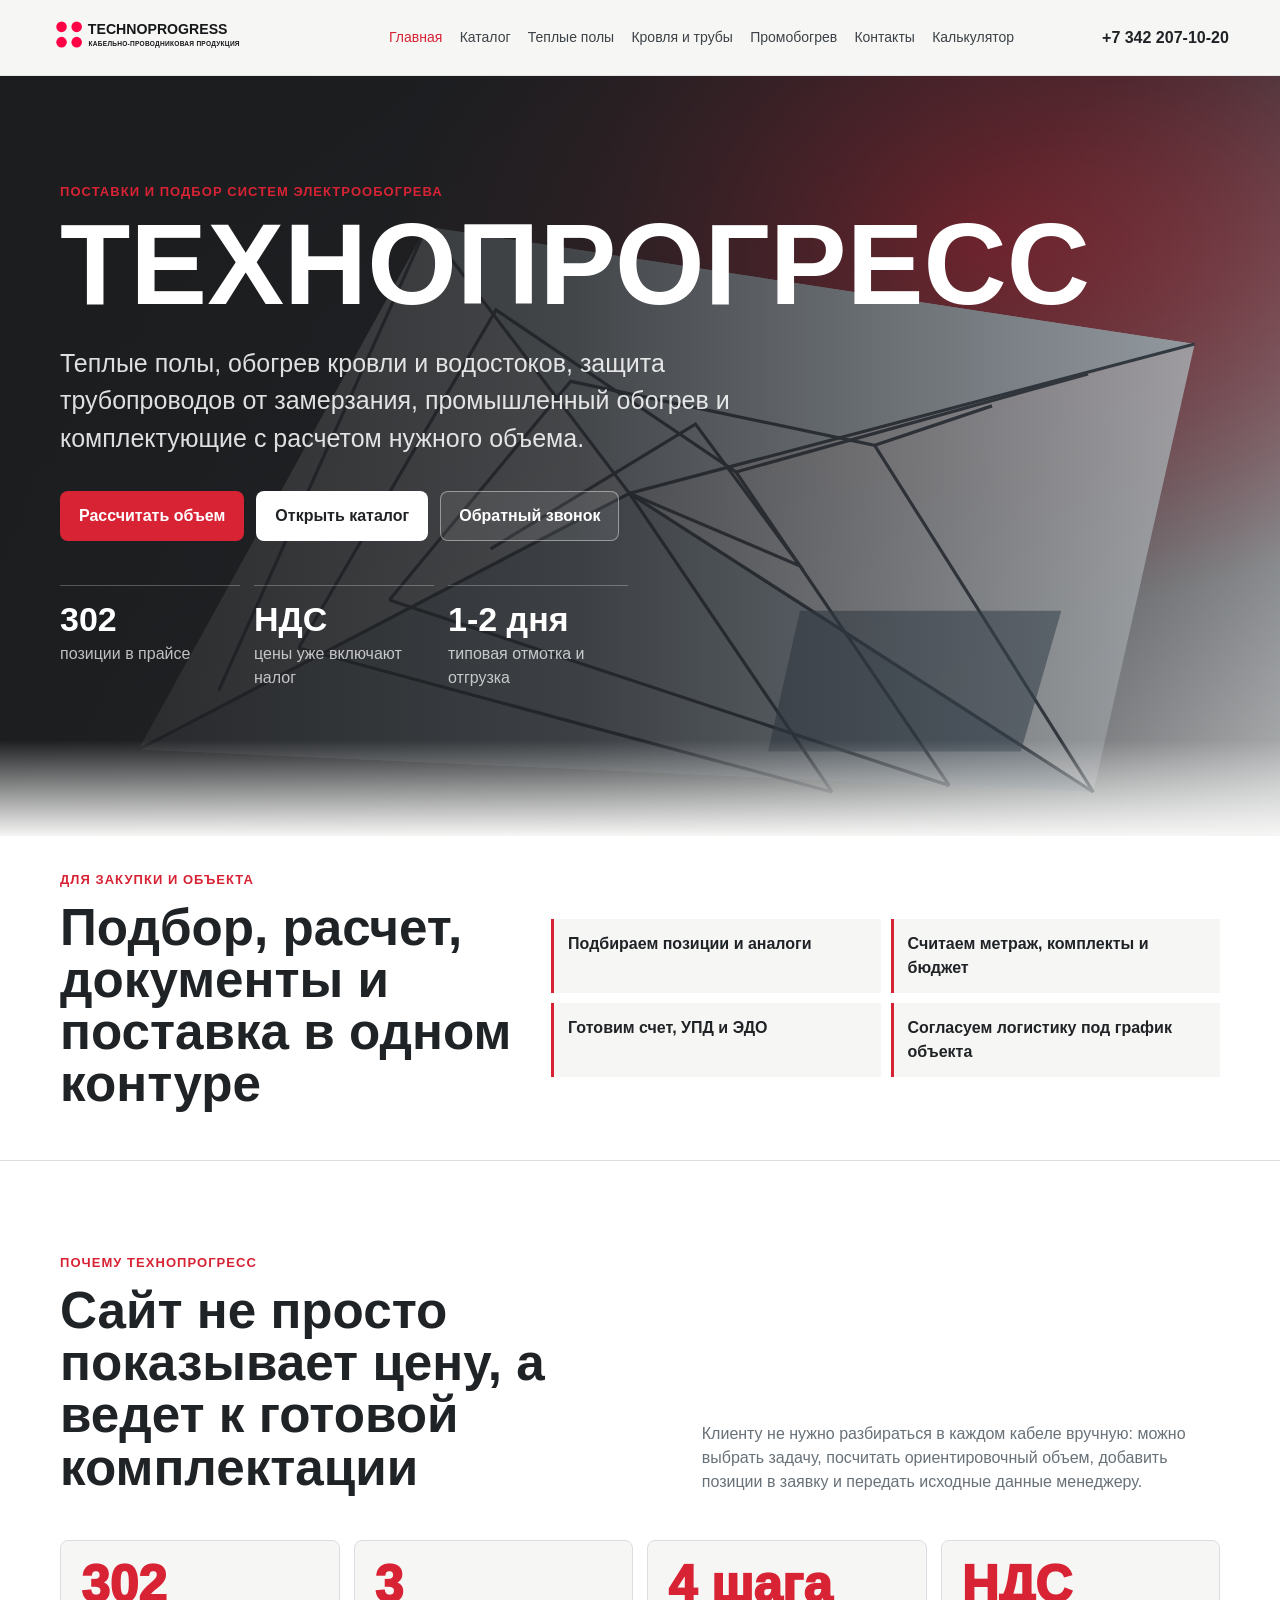
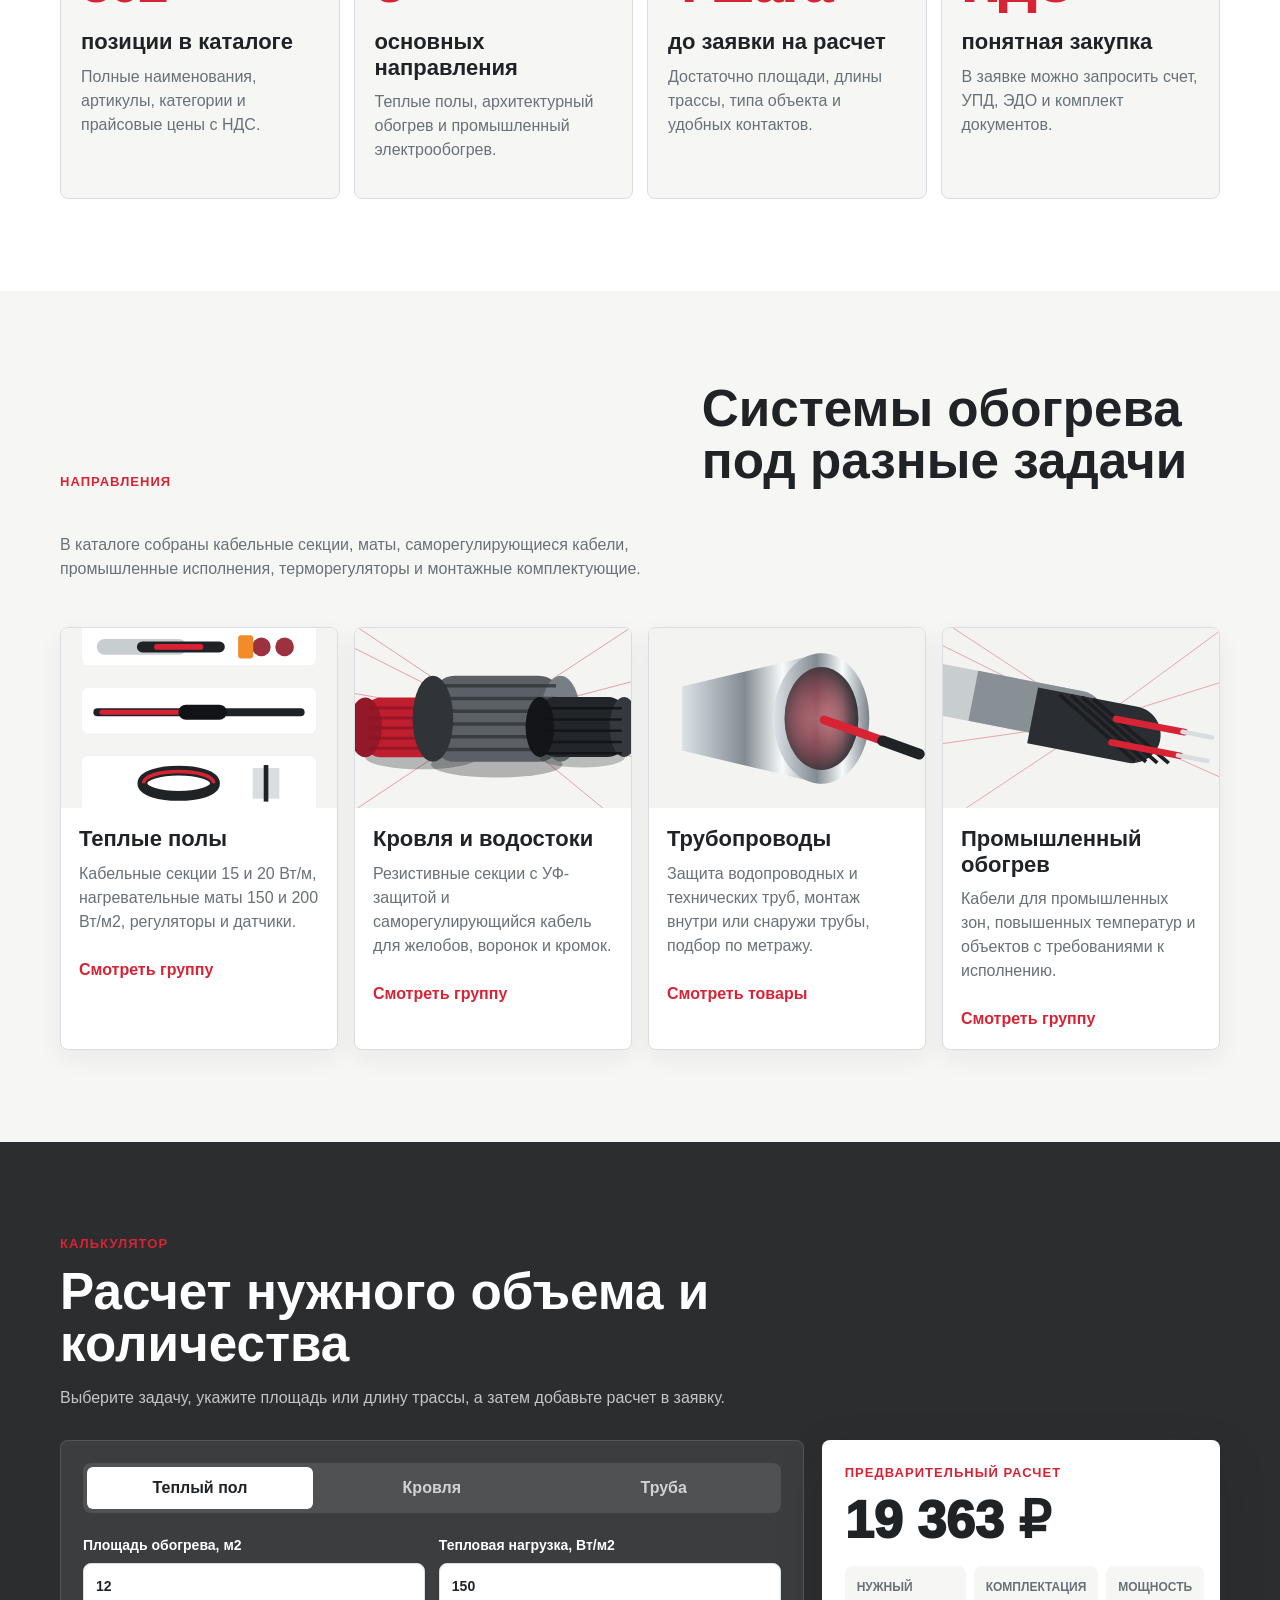
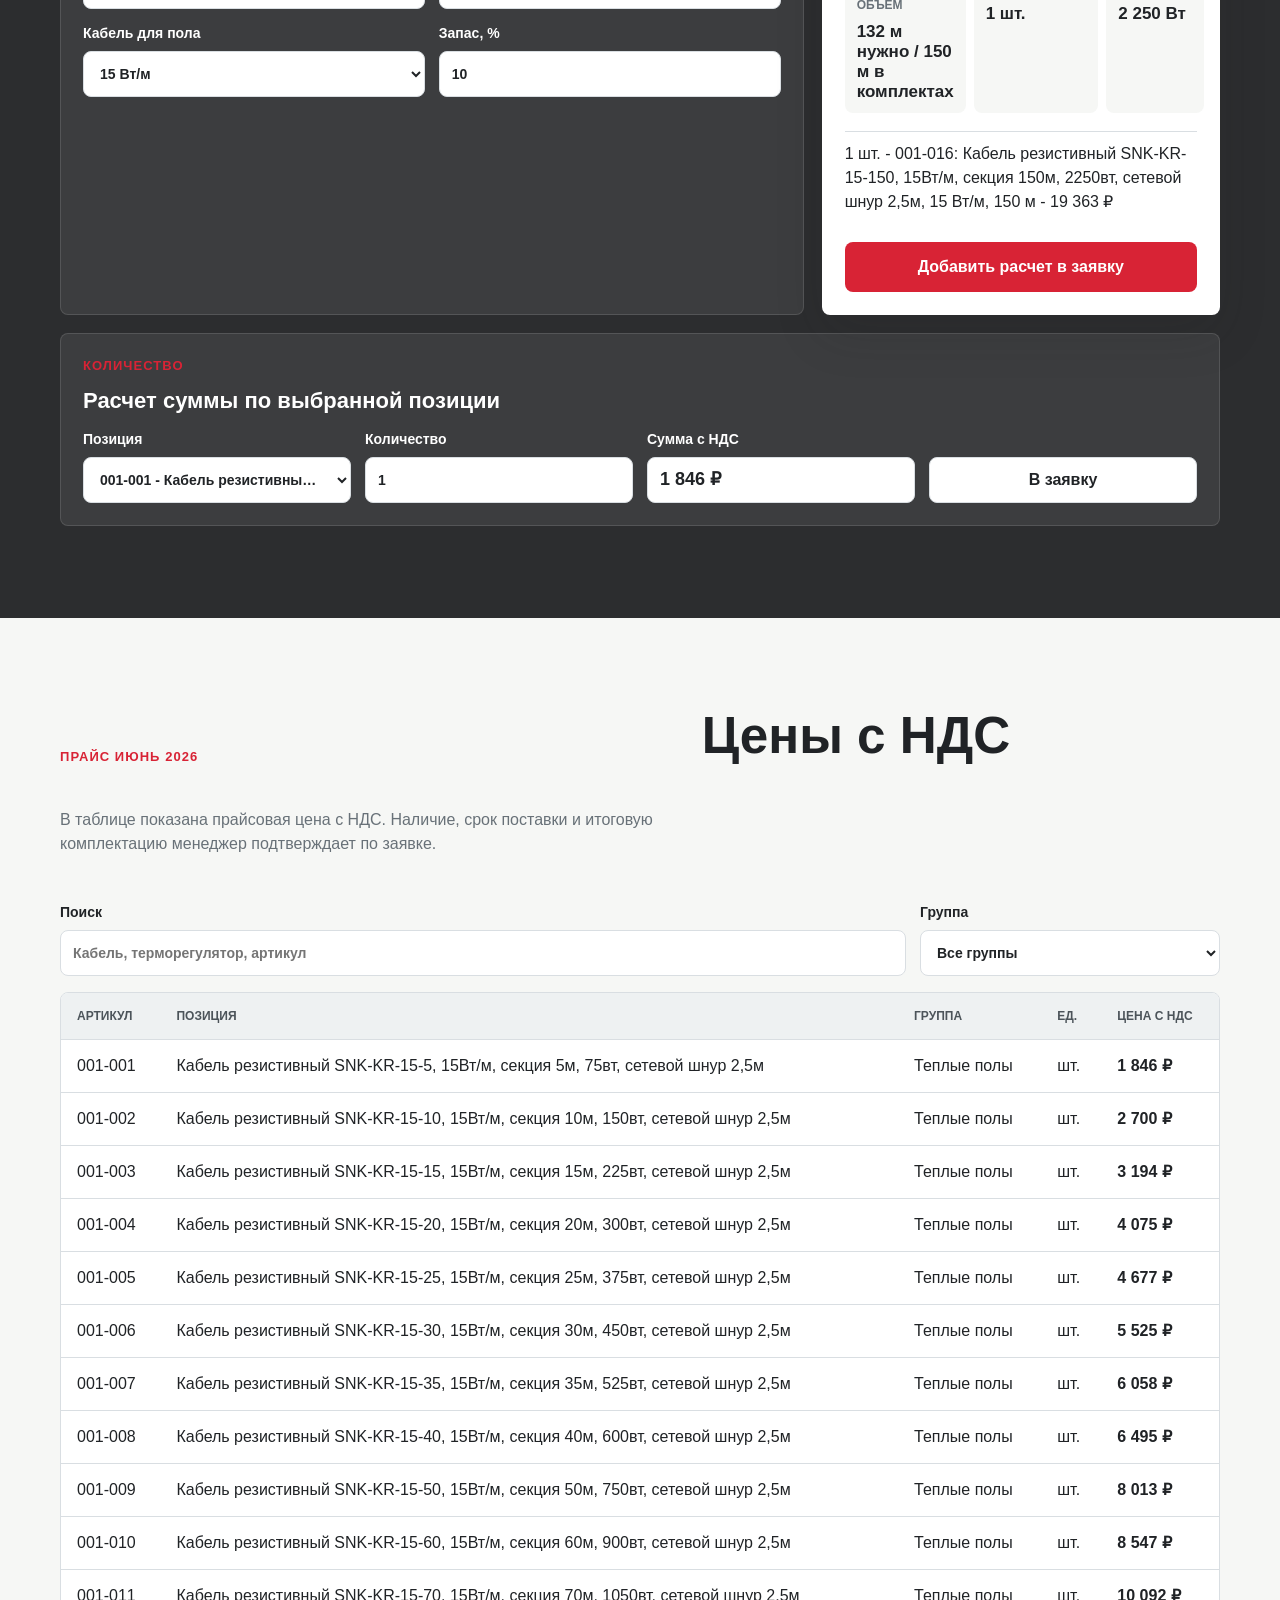
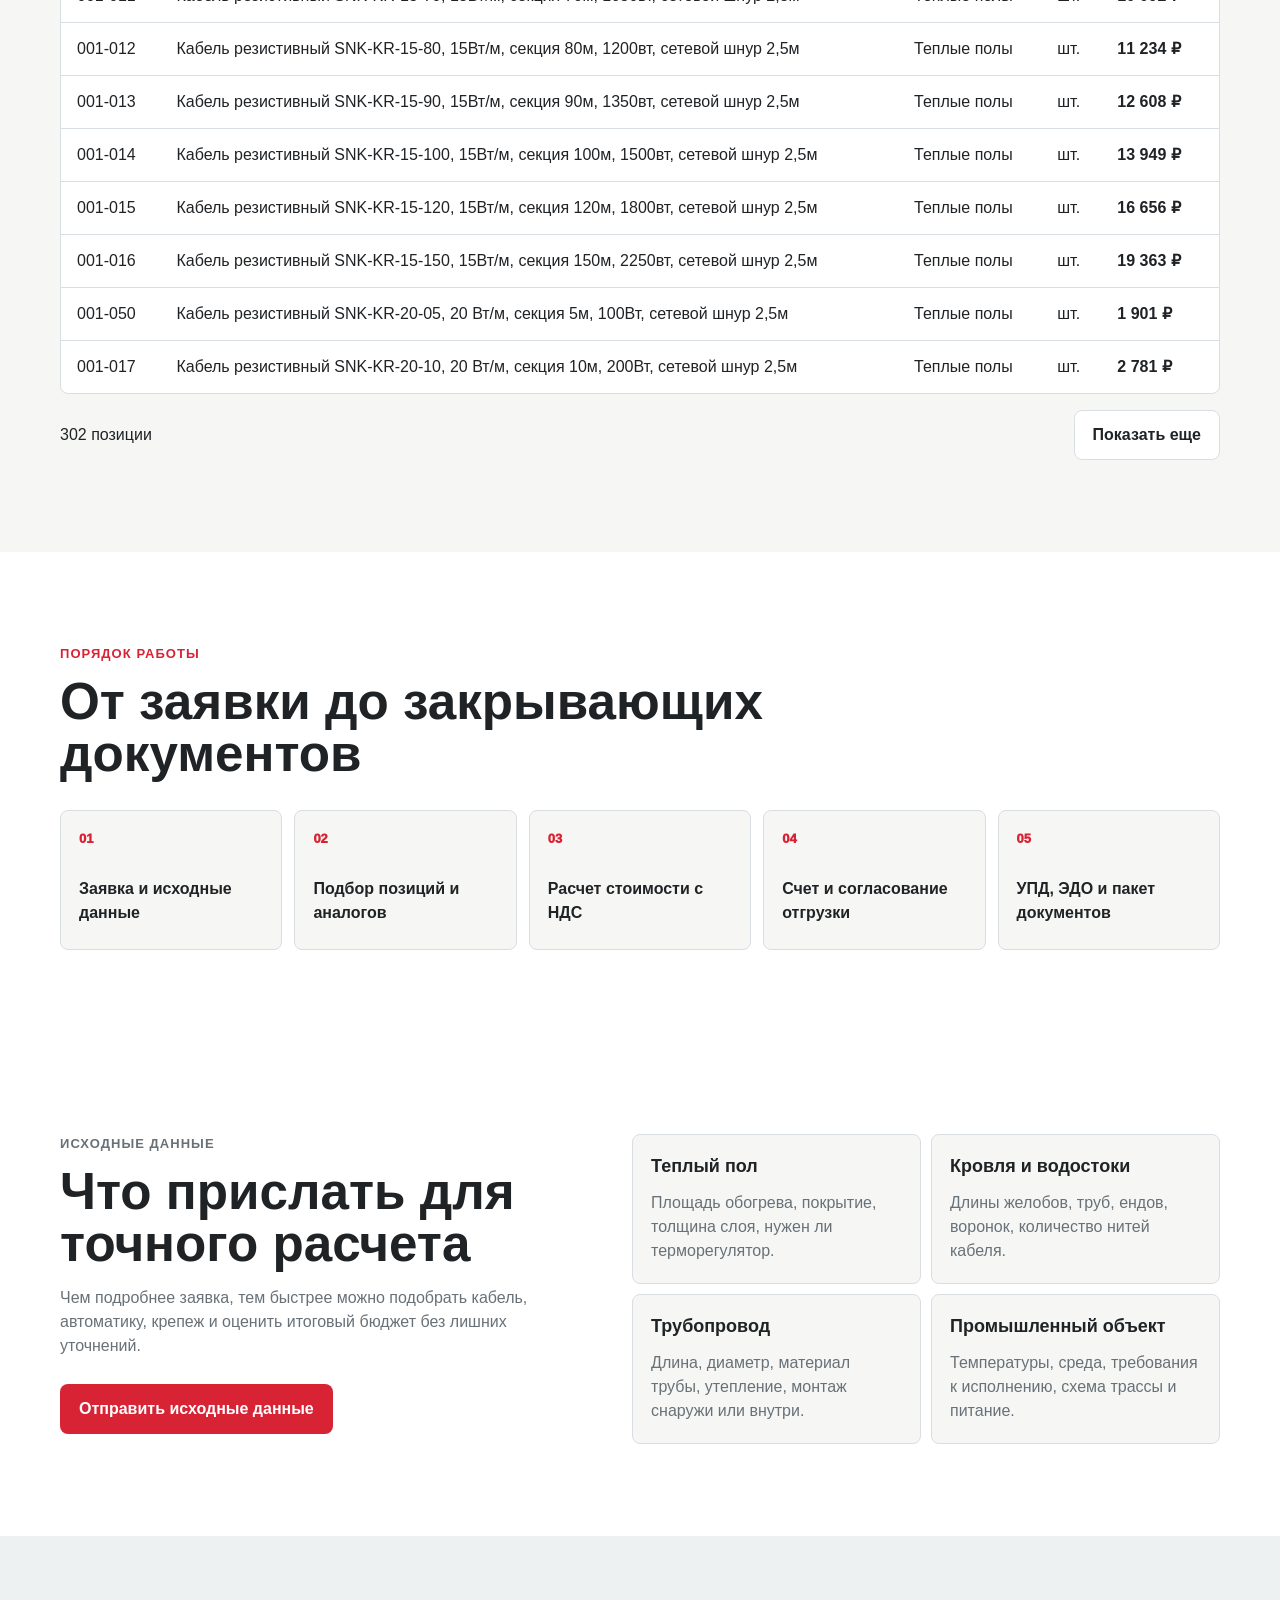
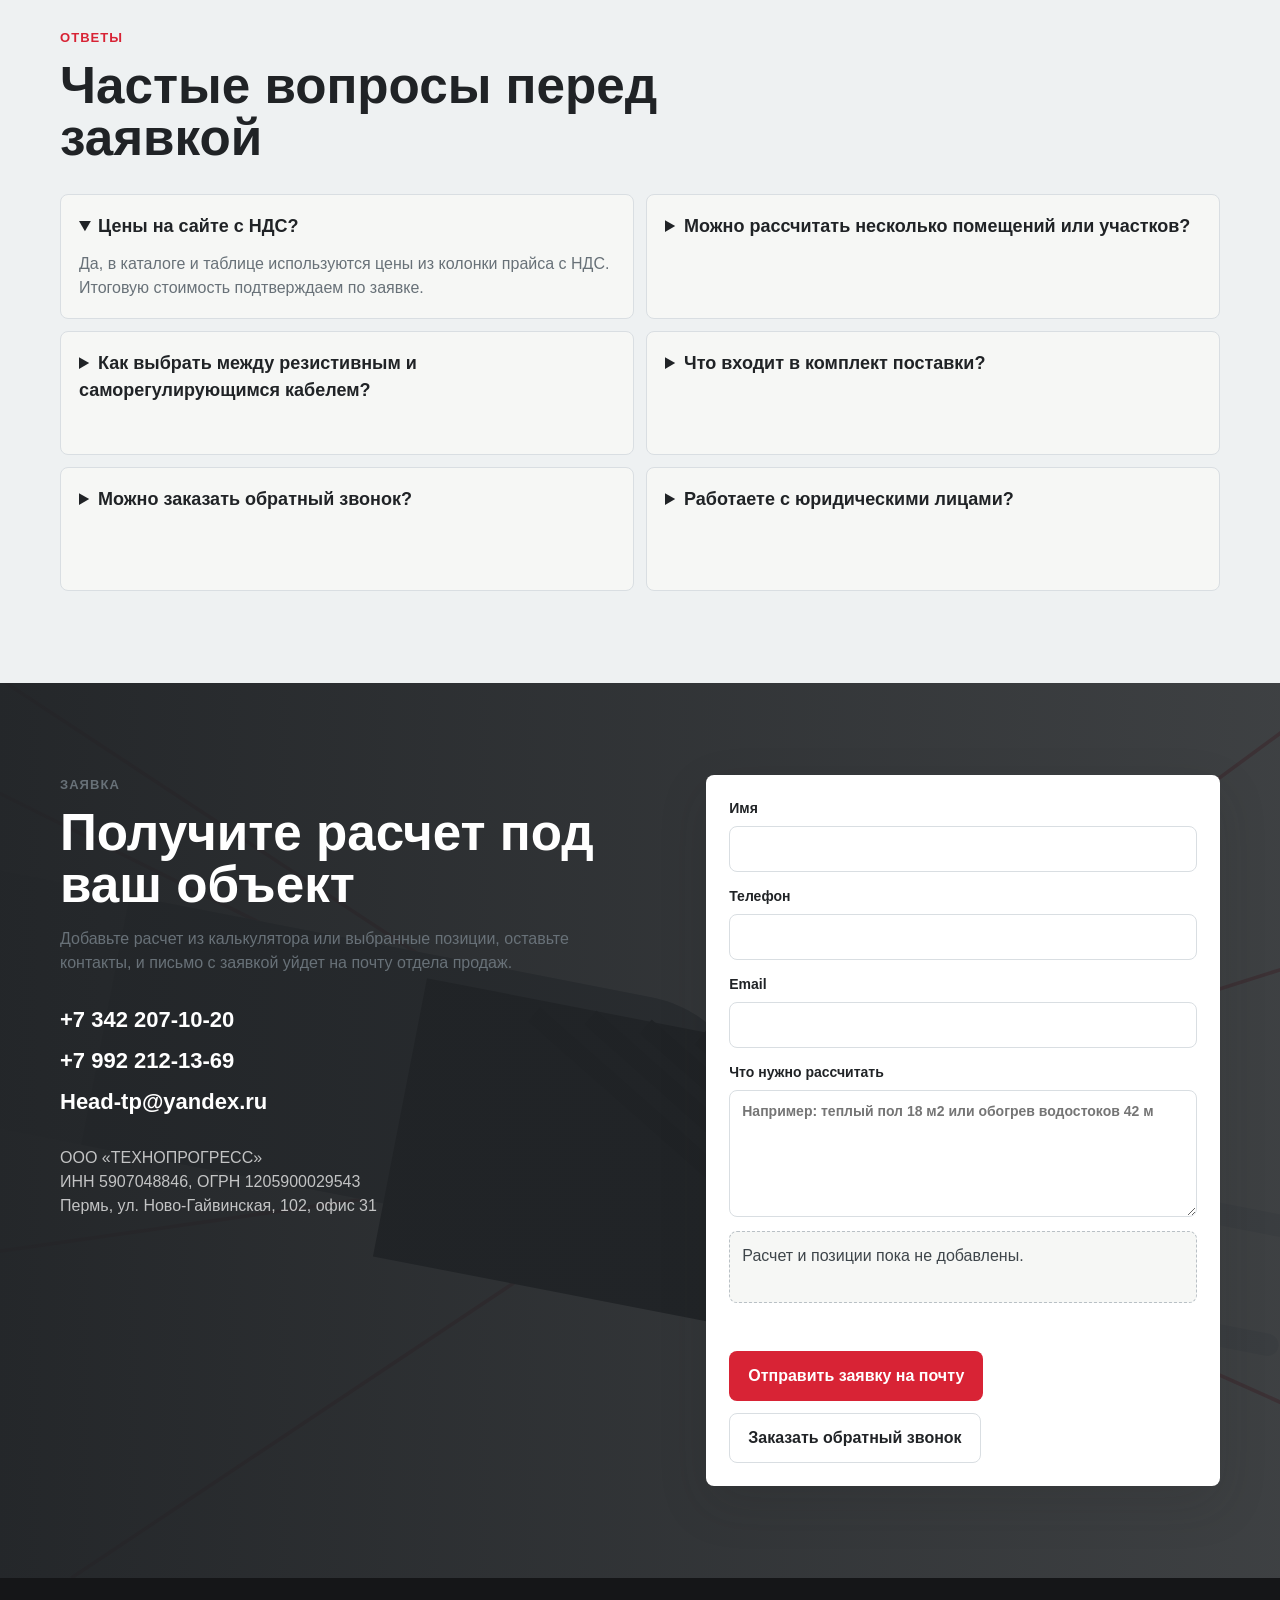
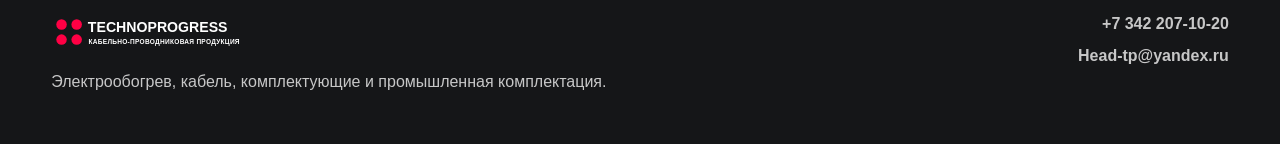
<file: index.html>
<!doctype html>
<html lang="ru">
  <head>
    <meta charset="utf-8">
    <meta name="viewport" content="width=device-width, initial-scale=1">
    <title>ТЕХНОПРОГРЕСС - электрообогрев, теплые полы, кровля и трубопроводы</title>
    <meta
      name="description"
      content="ТЕХНОПРОГРЕСС поставляет системы электрообогрева для пола, кровли, трубопроводов и промышленных объектов. Калькулятор объема, цены с НДС, заявка на почту и быстрый звонок."
    >
    <link rel="preload" href="assets/roof-architecture.svg" as="image">
    <link rel="stylesheet" href="styles.css">
    <script src="data/products.js" defer></script>
    <script src="app.js" defer></script>
    <script type="application/ld+json">
      {
        "@context": "https://schema.org",
        "@type": "Organization",
        "name": "ТЕХНОПРОГРЕСС",
        "url": "https://taptrans13-commits.github.io/-/",
        "telephone": "+7 342 207-10-20",
        "email": "Head-tp@yandex.ru",
        "address": {
          "@type": "PostalAddress",
          "addressLocality": "Пермь",
          "streetAddress": "ул. Ново-Гайвинская, 102, офис 31",
          "addressCountry": "RU"
        }
      }
    </script>
  </head>
  <body>
    <header class="site-header">
      <a class="brand" href="index.html" aria-label="ТЕХНОПРОГРЕСС">
        <img src="assets/logo-black.svg" alt="ТЕХНОПРОГРЕСС">
      </a>
      <nav class="nav-links" aria-label="Основная навигация">
        <a class="active" href="index.html">Главная</a>
        <a href="catalog.html">Каталог</a>
        <a href="floor.html">Теплые полы</a>
        <a href="architecture.html">Кровля и трубы</a>
        <a href="industry.html">Промобогрев</a>
        <a href="contacts.html">Контакты</a>
        <a href="#calculator">Калькулятор</a>
      </nav>
      <a class="header-phone" href="tel:+73422071020" aria-label="Позвонить в ТЕХНОПРОГРЕСС">+7 342 207-10-20</a>
    </header>

    <main id="top">
      <section class="hero">
        <div class="hero-inner">
          <p class="eyebrow">Поставки и подбор систем электрообогрева</p>
          <h1>ТЕХНОПРОГРЕСС</h1>
          <p class="hero-copy">
            Теплые полы, обогрев кровли и водостоков, защита трубопроводов от замерзания,
            промышленный обогрев и комплектующие с расчетом нужного объема.
          </p>
          <div class="hero-actions">
            <a class="button primary" href="#calculator">Рассчитать объем</a>
            <a class="button light" href="catalog.html">Открыть каталог</a>
            <button class="button ghost" type="button" data-callback>Обратный звонок</button>
          </div>
          <dl class="hero-facts" aria-label="Ключевые условия">
            <div>
              <dt>302</dt>
              <dd>позиции в прайсе</dd>
            </div>
            <div>
              <dt>НДС</dt>
              <dd>цены уже включают налог</dd>
            </div>
            <div>
              <dt>1-2 дня</dt>
              <dd>типовая отмотка и отгрузка</dd>
            </div>
          </dl>
        </div>
      </section>

      <section class="section intro-band" aria-label="Коммерческие преимущества">
        <div class="section-inner intro-grid">
          <div>
            <p class="section-kicker">Для закупки и объекта</p>
            <h2>Подбор, расчет, документы и поставка в одном контуре</h2>
          </div>
          <div class="intro-points">
            <span>Подбираем позиции и аналоги</span>
            <span>Считаем метраж, комплекты и бюджет</span>
            <span>Готовим счет, УПД и ЭДО</span>
            <span>Согласуем логистику под график объекта</span>
          </div>
        </div>
      </section>

      <section class="section proof-section">
        <div class="section-inner">
          <div class="section-head">
            <div>
              <p class="section-kicker">Почему ТЕХНОПРОГРЕСС</p>
              <h2>Сайт не просто показывает цену, а ведет к готовой комплектации</h2>
            </div>
            <p>
              Клиенту не нужно разбираться в каждом кабеле вручную: можно выбрать задачу,
              посчитать ориентировочный объем, добавить позиции в заявку и передать исходные данные менеджеру.
            </p>
          </div>
          <div class="proof-grid">
            <article>
              <strong>302</strong>
              <h3>позиции в каталоге</h3>
              <p>Полные наименования, артикулы, категории и прайсовые цены с НДС.</p>
            </article>
            <article>
              <strong>3</strong>
              <h3>основных направления</h3>
              <p>Теплые полы, архитектурный обогрев и промышленный электрообогрев.</p>
            </article>
            <article>
              <strong>4 шага</strong>
              <h3>до заявки на расчет</h3>
              <p>Достаточно площади, длины трассы, типа объекта и удобных контактов.</p>
            </article>
            <article>
              <strong>НДС</strong>
              <h3>понятная закупка</h3>
              <p>В заявке можно запросить счет, УПД, ЭДО и комплект документов.</p>
            </article>
          </div>
        </div>
      </section>

      <section class="section" id="solutions">
        <div class="section-inner">
          <div class="section-head">
            <p class="section-kicker">Направления</p>
            <h2>Системы обогрева под разные задачи</h2>
            <p>
              В каталоге собраны кабельные секции, маты, саморегулирующиеся кабели,
              промышленные исполнения, терморегуляторы и монтажные комплектующие.
            </p>
          </div>
          <div class="solutions-grid">
            <article class="solution-card">
              <img src="assets/cable-details.svg" alt="Нагревательный кабель и монтажные элементы">
              <div>
                <h3>Теплые полы</h3>
                <p>Кабельные секции 15 и 20 Вт/м, нагревательные маты 150 и 200 Вт/м2, регуляторы и датчики.</p>
                <a href="floor.html">Смотреть группу</a>
              </div>
            </article>
            <article class="solution-card">
              <img src="assets/product-spools.svg" alt="Бухты нагревательного кабеля">
              <div>
                <h3>Кровля и водостоки</h3>
                <p>Резистивные секции с УФ-защитой и саморегулирующийся кабель для желобов, воронок и кромок.</p>
                <a href="architecture.html">Смотреть группу</a>
              </div>
            </article>
            <article class="solution-card">
              <img src="assets/pipe-inside.svg" alt="Греющий кабель внутри трубы">
              <div>
                <h3>Трубопроводы</h3>
                <p>Защита водопроводных и технических труб, монтаж внутри или снаружи трубы, подбор по метражу.</p>
                <a href="architecture.html#catalog">Смотреть товары</a>
              </div>
            </article>
            <article class="solution-card">
              <img src="assets/cable-cutaway.svg" alt="Конструкция саморегулирующегося кабеля">
              <div>
                <h3>Промышленный обогрев</h3>
                <p>Кабели для промышленных зон, повышенных температур и объектов с требованиями к исполнению.</p>
                <a href="industry.html">Смотреть группу</a>
              </div>
            </article>
          </div>
        </div>
      </section>

      <section class="section calc-section" id="calculator">
        <div class="section-inner">
          <div class="section-head compact">
            <p class="section-kicker">Калькулятор</p>
            <h2>Расчет нужного объема и количества</h2>
            <p>Выберите задачу, укажите площадь или длину трассы, а затем добавьте расчет в заявку.</p>
          </div>

          <div class="calculator-shell">
            <div class="calc-panel">
              <div class="segmented" role="tablist" aria-label="Тип расчета">
                <button class="segment active" type="button" data-mode="floor">Теплый пол</button>
                <button class="segment" type="button" data-mode="roof">Кровля</button>
                <button class="segment" type="button" data-mode="pipe">Труба</button>
              </div>

              <form class="calc-form" id="volumeForm">
                <div class="field-row floor-only">
                  <label>
                    Площадь обогрева, м2
                    <input id="floorArea" type="number" min="0.1" step="0.1" value="12">
                  </label>
                  <label>
                    Тепловая нагрузка, Вт/м2
                    <input id="floorLoad" type="number" min="80" step="10" value="150">
                  </label>
                </div>

                <div class="field-row roof-only hidden">
                  <label>
                    Длина желобов и кромок, м
                    <input id="roofLength" type="number" min="1" step="1" value="36">
                  </label>
                  <label>
                    Нитей кабеля
                    <input id="roofLines" type="number" min="1" step="1" value="2">
                  </label>
                </div>

                <div class="field-row pipe-only hidden">
                  <label>
                    Длина трубопровода, м
                    <input id="pipeLength" type="number" min="1" step="1" value="48">
                  </label>
                  <label>
                    Линий обогрева
                    <input id="pipeLines" type="number" min="1" step="1" value="1">
                  </label>
                </div>

                <div class="field-row">
                  <label class="floor-only">
                    Кабель для пола
                    <select id="floorPower">
                      <option value="15">15 Вт/м</option>
                      <option value="20">20 Вт/м</option>
                    </select>
                  </label>
                  <label class="roof-only hidden">
                    Секции для кровли
                    <select id="roofPower">
                      <option value="30">30 Вт/м с УФ-защитой</option>
                    </select>
                  </label>
                  <label class="pipe-only hidden wide">
                    Кабель для трубы
                    <select id="pipeProduct"></select>
                  </label>
                  <label>
                    Запас, %
                    <input id="reserve" type="number" min="0" max="40" step="1" value="10">
                  </label>
                </div>
              </form>
            </div>

            <aside class="result-panel" aria-live="polite">
              <p class="result-label">Предварительный расчет</p>
              <div class="result-total" id="resultTotal">0 ₽</div>
              <div class="result-grid">
                <div>
                  <span>Нужный объем</span>
                  <strong id="resultVolume">0 м</strong>
                </div>
                <div>
                  <span>Комплектация</span>
                  <strong id="resultItems">-</strong>
                </div>
                <div>
                  <span>Мощность</span>
                  <strong id="resultPower">-</strong>
                </div>
              </div>
              <ul class="result-list" id="resultList"></ul>
              <button class="button primary full" type="button" id="addCalcToRequest">Добавить расчет в заявку</button>
            </aside>
          </div>

          <div class="quantity-tool">
            <div>
              <p class="section-kicker">Количество</p>
              <h3>Расчет суммы по выбранной позиции</h3>
            </div>
            <div class="quantity-controls">
              <label>
                Позиция
                <select id="productSelect"></select>
              </label>
              <label>
                Количество
                <input id="productQty" type="number" min="1" step="1" value="1">
              </label>
              <div class="quantity-sum">
                <span>Сумма с НДС</span>
                <strong id="quantityTotal">0 ₽</strong>
              </div>
              <div class="quantity-action">
                <span aria-hidden="true">&nbsp;</span>
                <button class="button secondary" type="button" id="addProductToRequest">В заявку</button>
              </div>
            </div>
          </div>
        </div>
      </section>

      <section class="section prices-section" id="prices">
        <div class="section-inner">
          <div class="section-head">
            <p class="section-kicker">Прайс июнь 2026</p>
            <h2>Цены с НДС</h2>
            <p>В таблице показана прайсовая цена с НДС. Наличие, срок поставки и итоговую комплектацию менеджер подтверждает по заявке.</p>
          </div>

          <div class="price-controls">
            <label>
              Поиск
              <input id="priceSearch" type="search" placeholder="Кабель, терморегулятор, артикул">
            </label>
            <label>
              Группа
              <select id="groupFilter">
                <option value="all">Все группы</option>
              </select>
            </label>
          </div>

          <div class="table-wrap">
            <table class="price-table">
              <thead>
                <tr>
                  <th>Артикул</th>
                  <th>Позиция</th>
                  <th>Группа</th>
                  <th>Ед.</th>
                  <th>Цена с НДС</th>
                </tr>
              </thead>
              <tbody id="priceBody"></tbody>
            </table>
          </div>
          <div class="table-footer">
            <span id="priceCount">0 позиций</span>
            <button class="button secondary" type="button" id="showMore">Показать еще</button>
          </div>
        </div>
      </section>

      <section class="section process-section">
        <div class="section-inner">
          <div class="section-head compact">
            <p class="section-kicker">Порядок работы</p>
            <h2>От заявки до закрывающих документов</h2>
          </div>
          <ol class="process-list">
            <li><span>01</span> Заявка и исходные данные</li>
            <li><span>02</span> Подбор позиций и аналогов</li>
            <li><span>03</span> Расчет стоимости с НДС</li>
            <li><span>04</span> Счет и согласование отгрузки</li>
            <li><span>05</span> УПД, ЭДО и пакет документов</li>
          </ol>
        </div>
      </section>

      <section class="section brief-section">
        <div class="section-inner brief-grid">
          <div>
            <p class="section-kicker">Исходные данные</p>
            <h2>Что прислать для точного расчета</h2>
            <p>
              Чем подробнее заявка, тем быстрее можно подобрать кабель, автоматику,
              крепеж и оценить итоговый бюджет без лишних уточнений.
            </p>
            <a class="button primary" href="mailto:Head-tp@yandex.ru?subject=Исходные%20данные%20для%20расчета%20ТЕХНОПРОГРЕСС&body=Здравствуйте!%0A%0AПрошу%20подобрать%20систему%20электрообогрева.%0A%0AЗадача:%0AПлощадь%20или%20длина%20трассы:%0AТип%20объекта:%0AУсловия%20монтажа:%0AСрок%20поставки:%0AКонтакты:%0A">Отправить исходные данные</a>
          </div>
          <ul class="brief-list">
            <li><b>Теплый пол</b><span>Площадь обогрева, покрытие, толщина слоя, нужен ли терморегулятор.</span></li>
            <li><b>Кровля и водостоки</b><span>Длины желобов, труб, ендов, воронок, количество нитей кабеля.</span></li>
            <li><b>Трубопровод</b><span>Длина, диаметр, материал трубы, утепление, монтаж снаружи или внутри.</span></li>
            <li><b>Промышленный объект</b><span>Температуры, среда, требования к исполнению, схема трассы и питание.</span></li>
          </ul>
        </div>
      </section>

      <section class="section faq-section">
        <div class="section-inner">
          <div class="section-head compact">
            <p class="section-kicker">Ответы</p>
            <h2>Частые вопросы перед заявкой</h2>
          </div>
          <div class="faq-grid">
            <details open>
              <summary>Цены на сайте с НДС?</summary>
              <p>Да, в каталоге и таблице используются цены из колонки прайса с НДС. Итоговую стоимость подтверждаем по заявке.</p>
            </details>
            <details>
              <summary>Можно рассчитать несколько помещений или участков?</summary>
              <p>Да. В калькуляторе можно добавить расчет, а в комментарии указать несколько зон, помещений, труб или участков кровли.</p>
            </details>
            <details>
              <summary>Как выбрать между резистивным и саморегулирующимся кабелем?</summary>
              <p>Резистивный кабель удобен для типовых секций и известной длины, саморегулирующийся помогает на трассах со сложными условиями и разной теплоотдачей.</p>
            </details>
            <details>
              <summary>Что входит в комплект поставки?</summary>
              <p>Зависит от задачи: кабель или мат, датчики, терморегуляторы, муфты, коробки, крепеж и автоматика подбираются после расчета.</p>
            </details>
            <details>
              <summary>Можно заказать обратный звонок?</summary>
              <p>Да, нажмите кнопку обратного звонка или позвоните по номеру +7 342 207-10-20.</p>
            </details>
            <details>
              <summary>Работаете с юридическими лицами?</summary>
              <p>Да, можно запросить счет, УПД, ЭДО и пакет документов для закупки.</p>
            </details>
          </div>
        </div>
      </section>

      <section class="section request-section" id="request">
        <div class="section-inner request-grid">
          <div>
            <p class="section-kicker">Заявка</p>
            <h2>Получите расчет под ваш объект</h2>
            <p>
              Добавьте расчет из калькулятора или выбранные позиции, оставьте контакты,
              и письмо с заявкой уйдет на почту отдела продаж.
            </p>
            <div class="contact-stack">
              <a href="tel:+73422071020">+7 342 207-10-20</a>
              <a href="tel:+79922121369">+7 992 212-13-69</a>
              <a href="mailto:Head-tp@yandex.ru">Head-tp@yandex.ru</a>
            </div>
            <address>
              ООО &laquo;ТЕХНОПРОГРЕСС&raquo;<br>
              ИНН 5907048846, ОГРН 1205900029543<br>
              Пермь, ул. Ново-Гайвинская, 102, офис 31
            </address>
          </div>

          <form class="request-form" id="requestForm">
            <label>
              Имя
              <input id="clientName" name="name" type="text" autocomplete="name" required>
            </label>
            <label>
              Телефон
              <input id="clientPhone" name="phone" type="tel" autocomplete="tel" required>
            </label>
            <label>
              Email
              <input id="clientEmail" name="email" type="email" autocomplete="email">
            </label>
            <label>
              Что нужно рассчитать
              <textarea id="clientComment" name="comment" rows="5" placeholder="Например: теплый пол 18 м2 или обогрев водостоков 42 м"></textarea>
            </label>
            <div class="request-summary" id="requestSummary">Расчет и позиции пока не добавлены.</div>
            <div class="form-actions">
              <button class="button primary" type="submit">Отправить заявку на почту</button>
              <button class="button secondary" type="button" data-callback>Заказать обратный звонок</button>
            </div>
          </form>
        </div>
      </section>
    </main>

    <footer class="site-footer">
      <div>
        <img src="assets/logo-white.svg" alt="ТЕХНОПРОГРЕСС">
        <p>Электрообогрев, кабель, комплектующие и промышленная комплектация.</p>
      </div>
      <div>
        <a href="tel:+73422071020">+7 342 207-10-20</a>
        <a href="mailto:Head-tp@yandex.ru">Head-tp@yandex.ru</a>
      </div>
    </footer>
  </body>
</html>
</file>
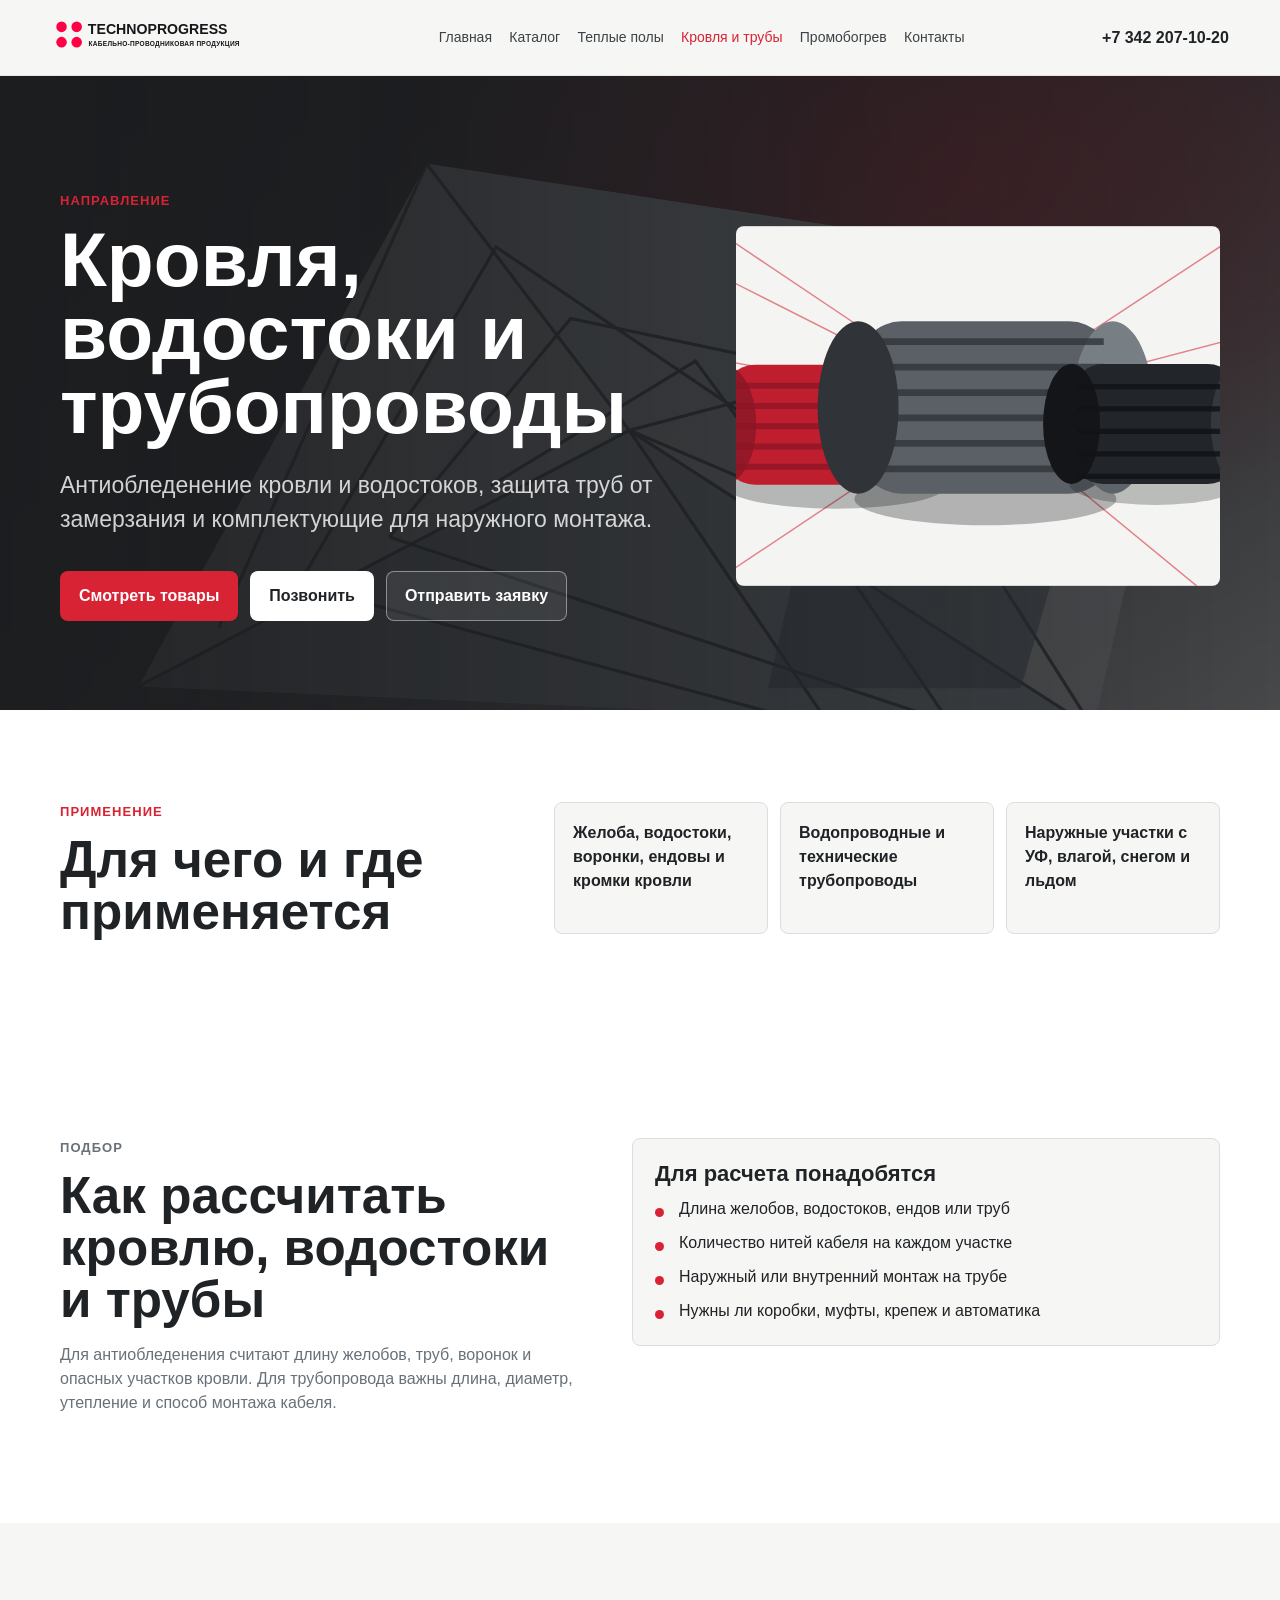
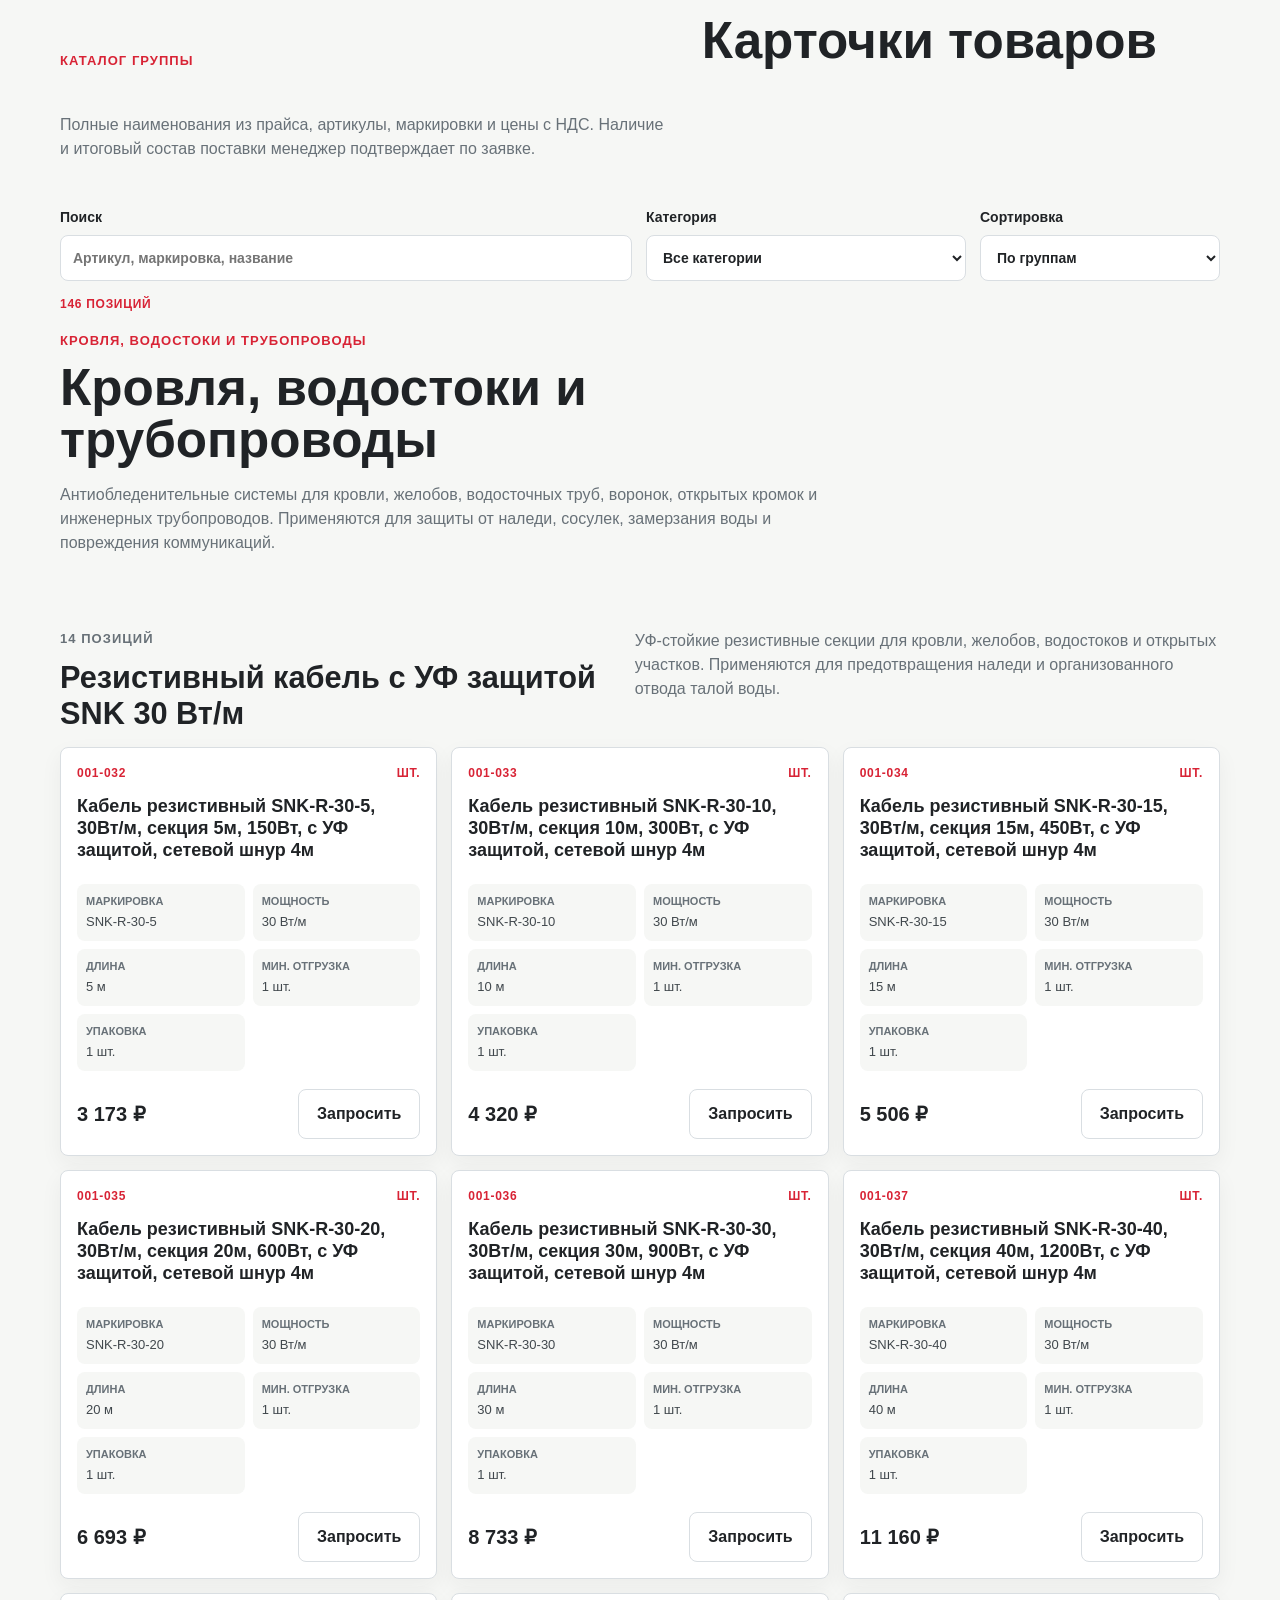
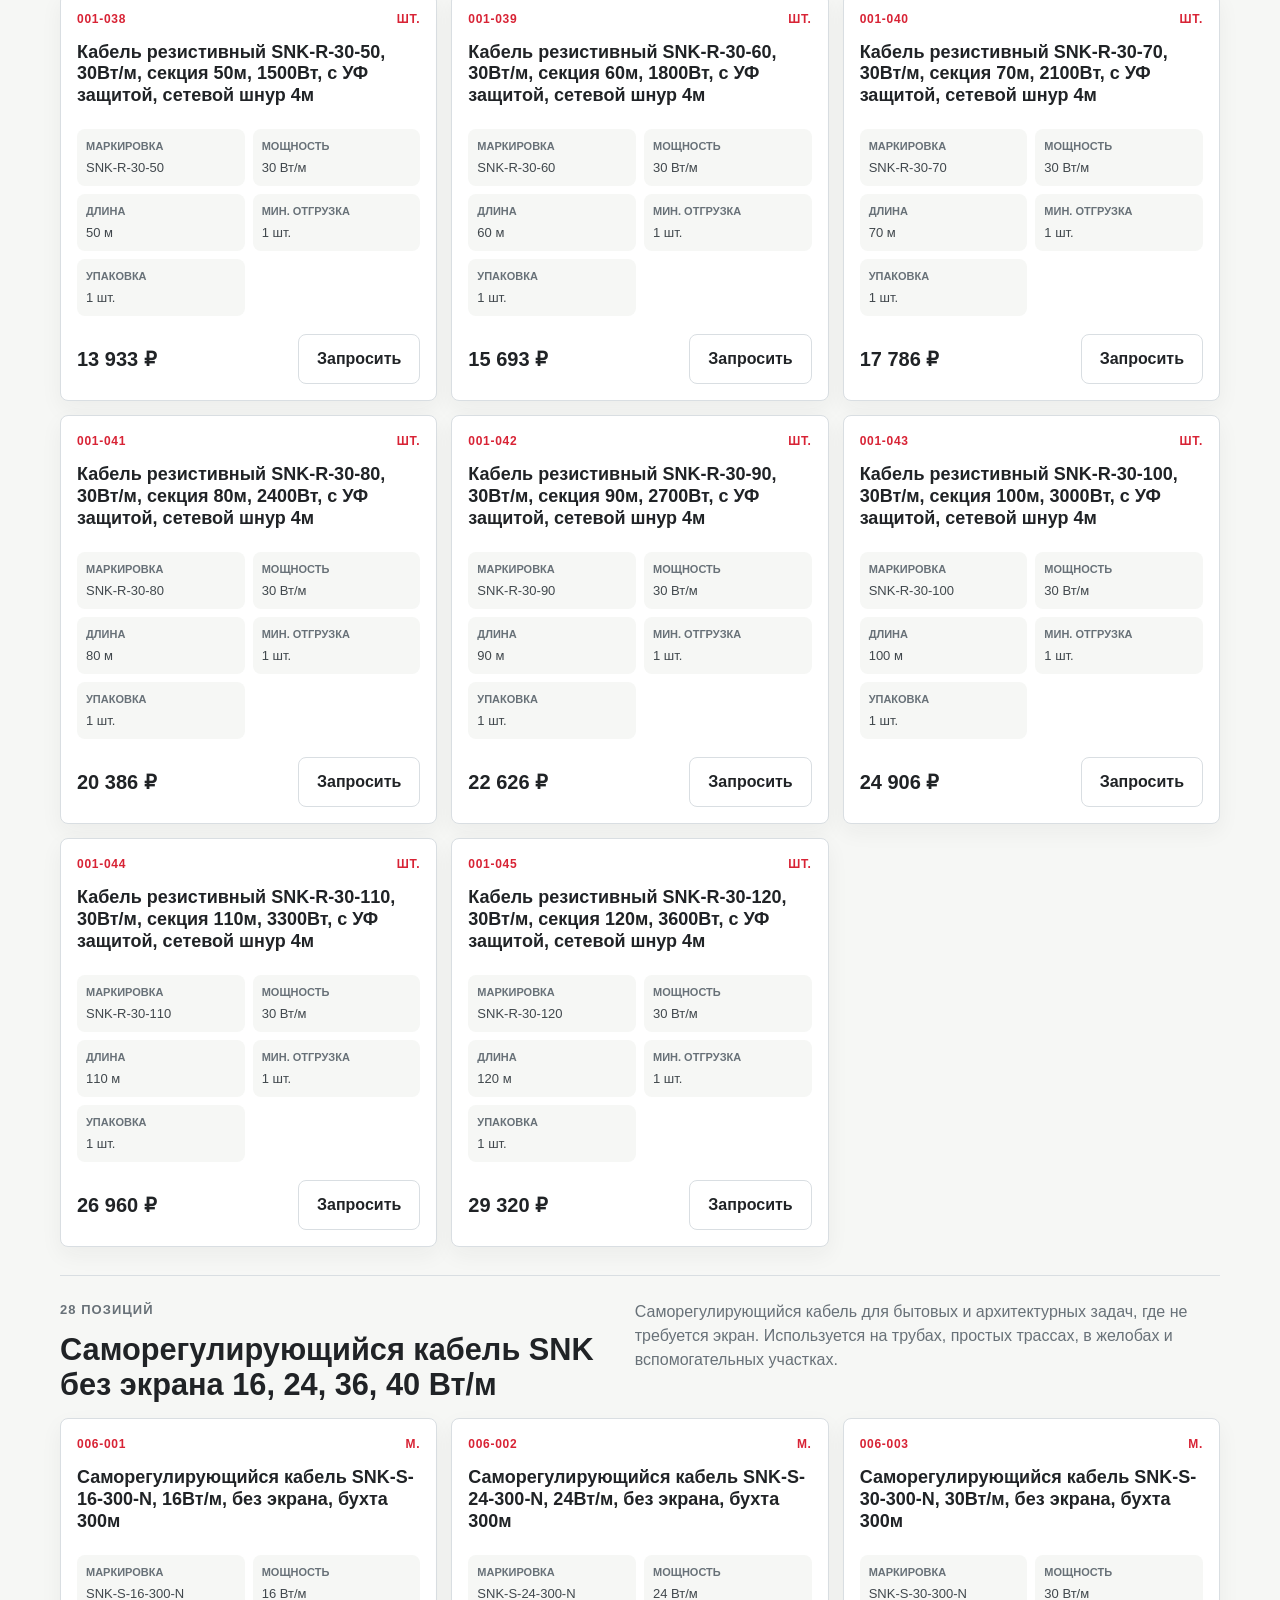
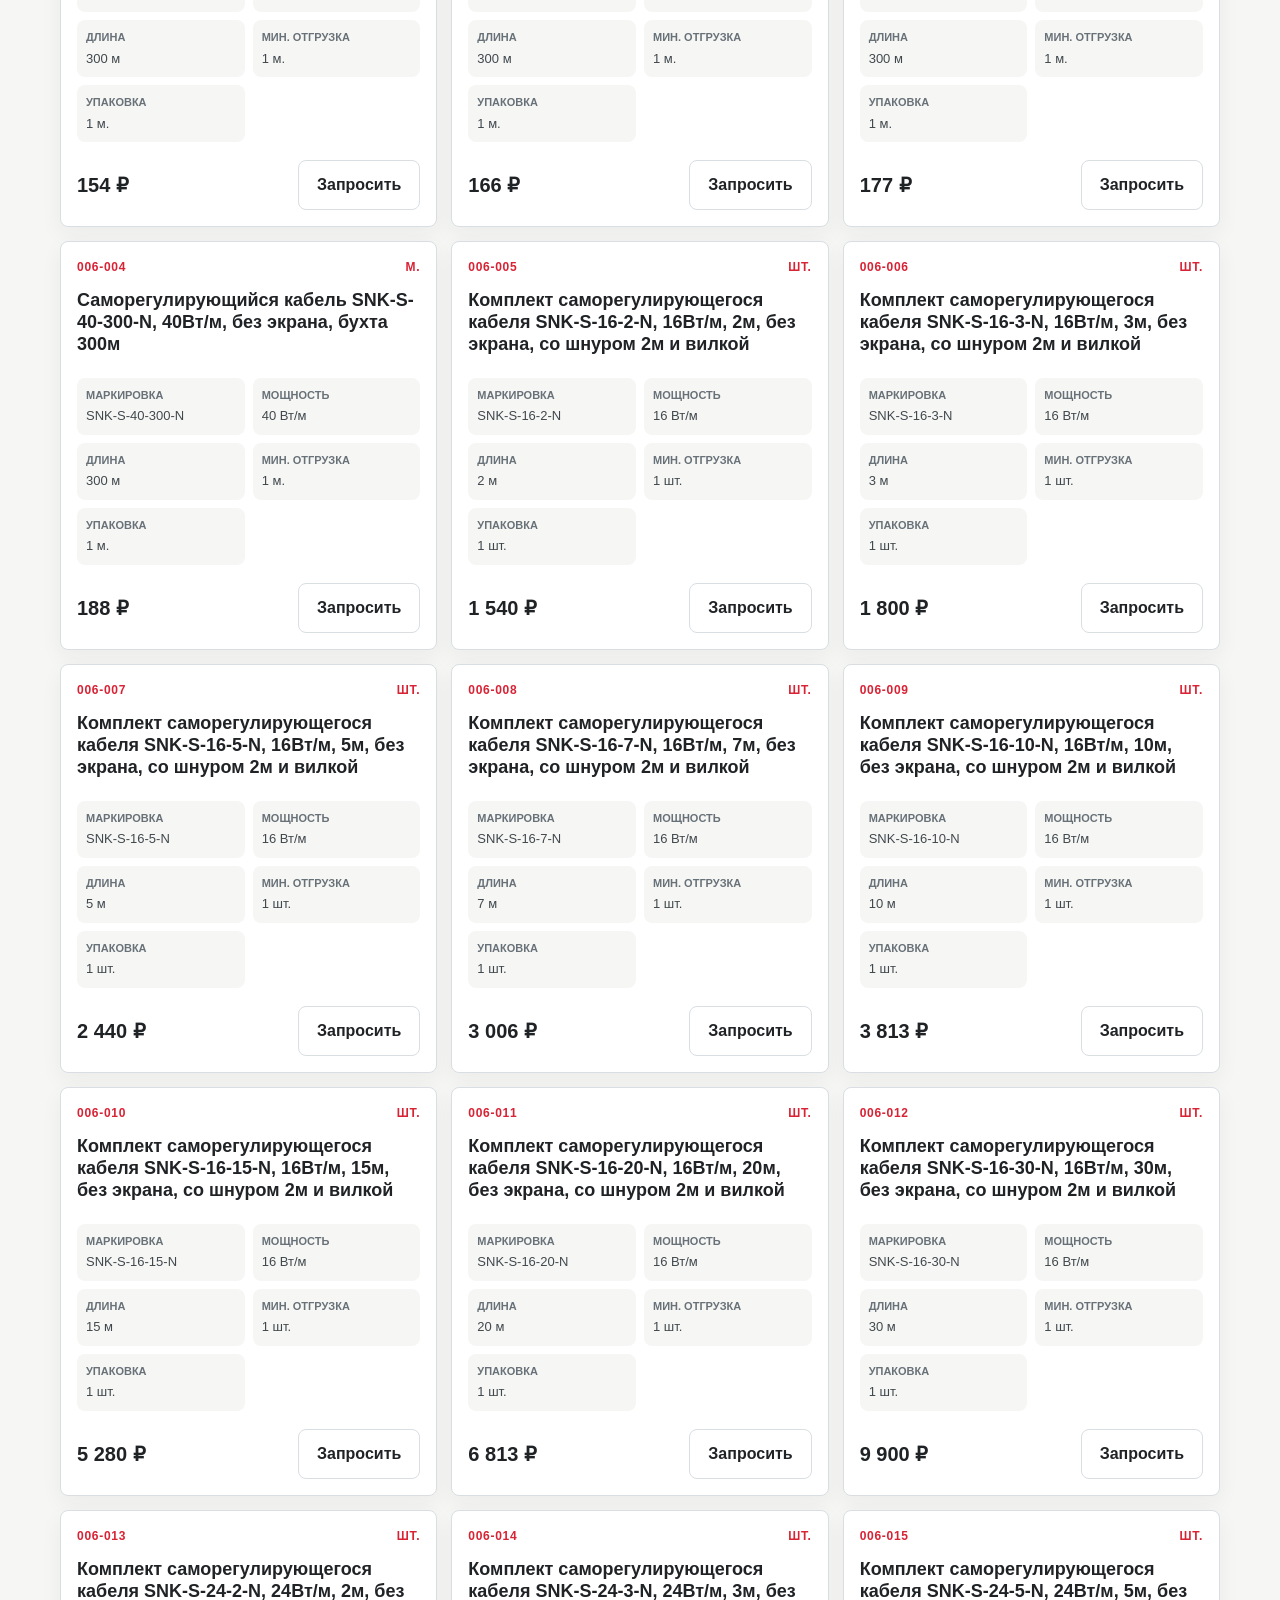
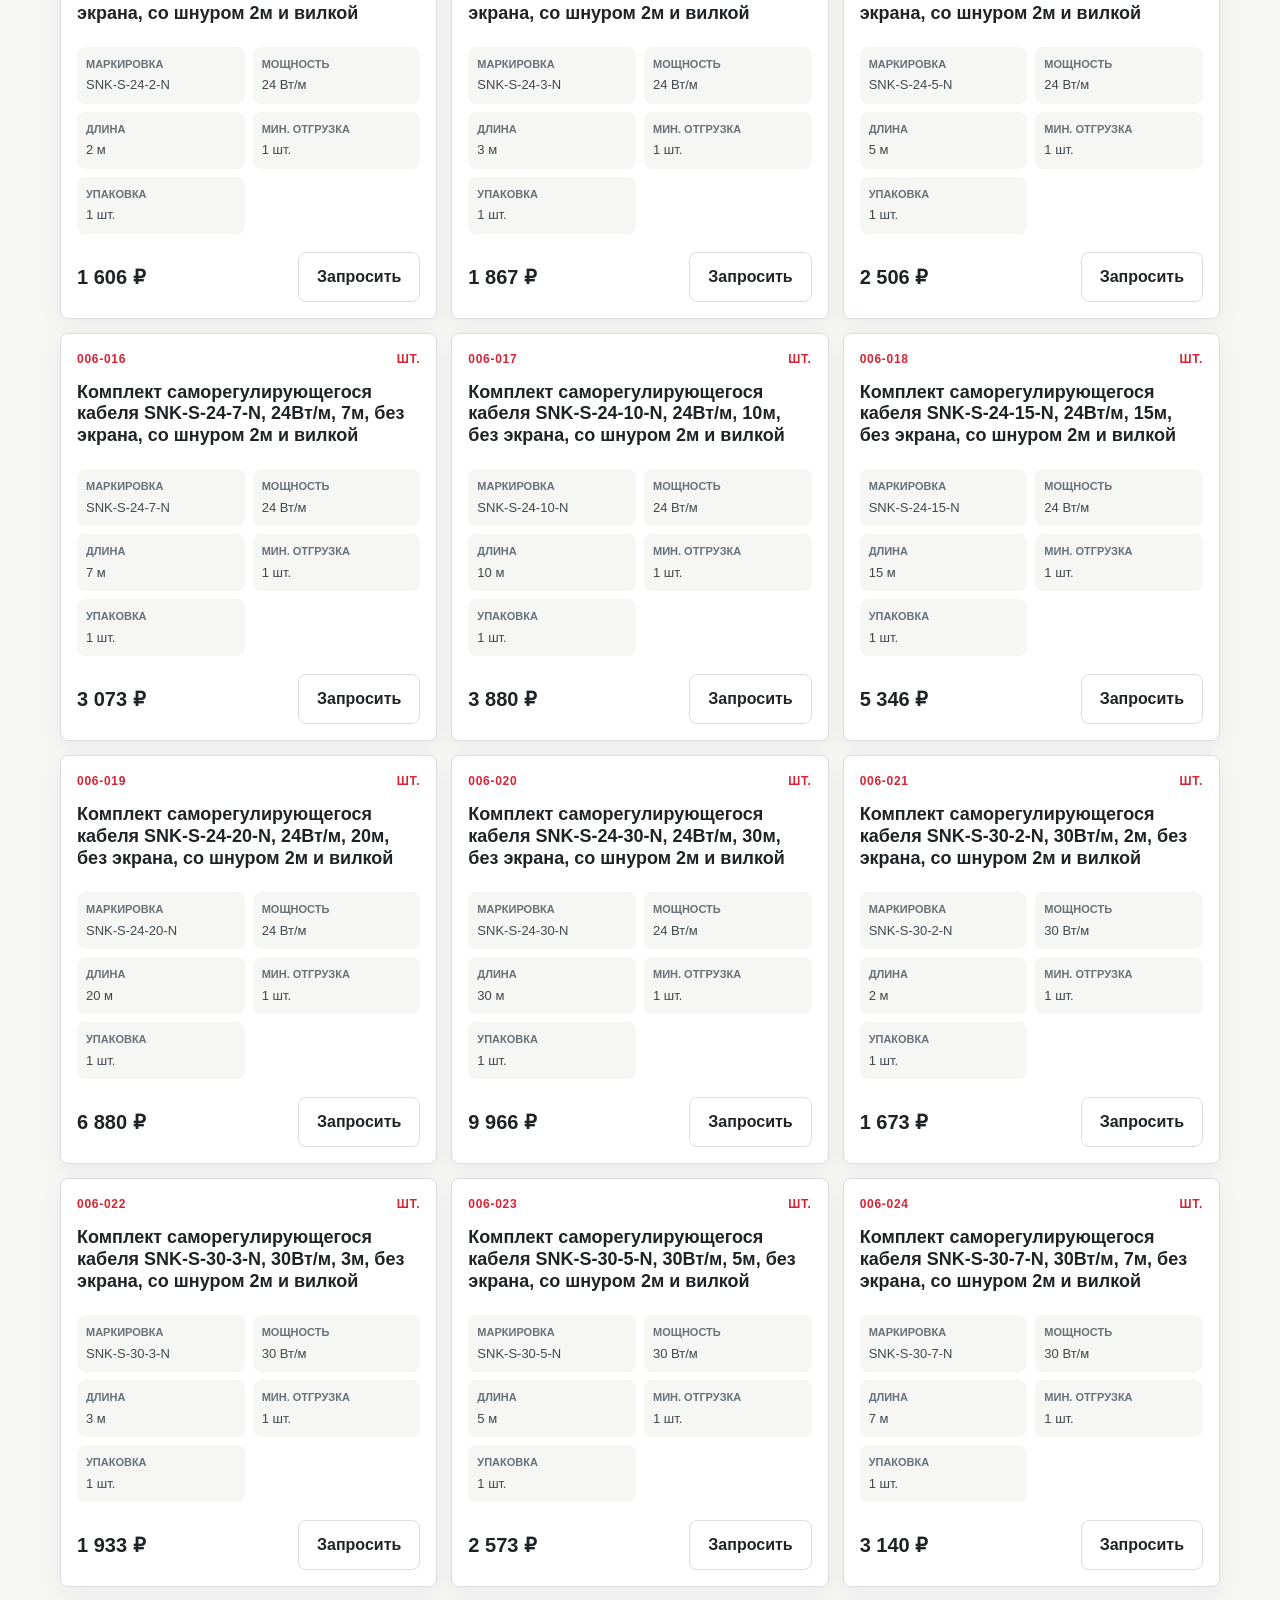
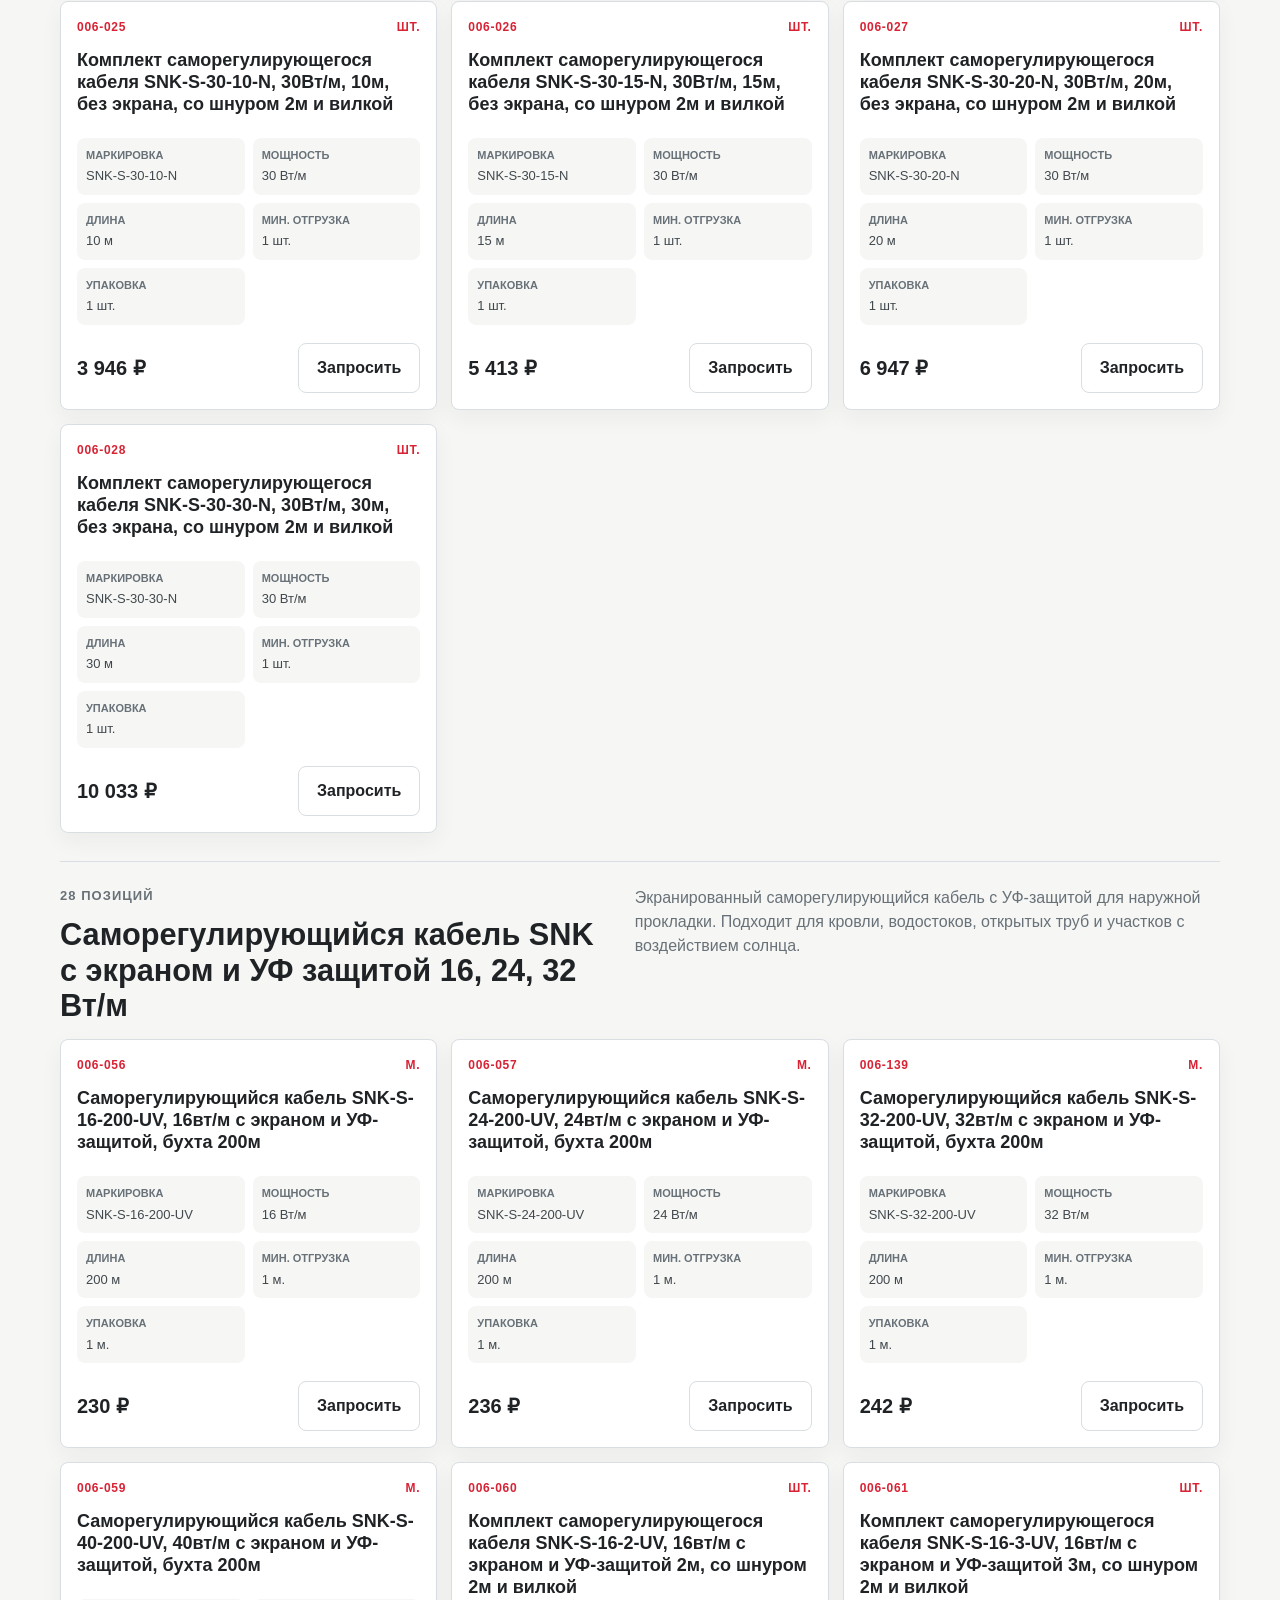
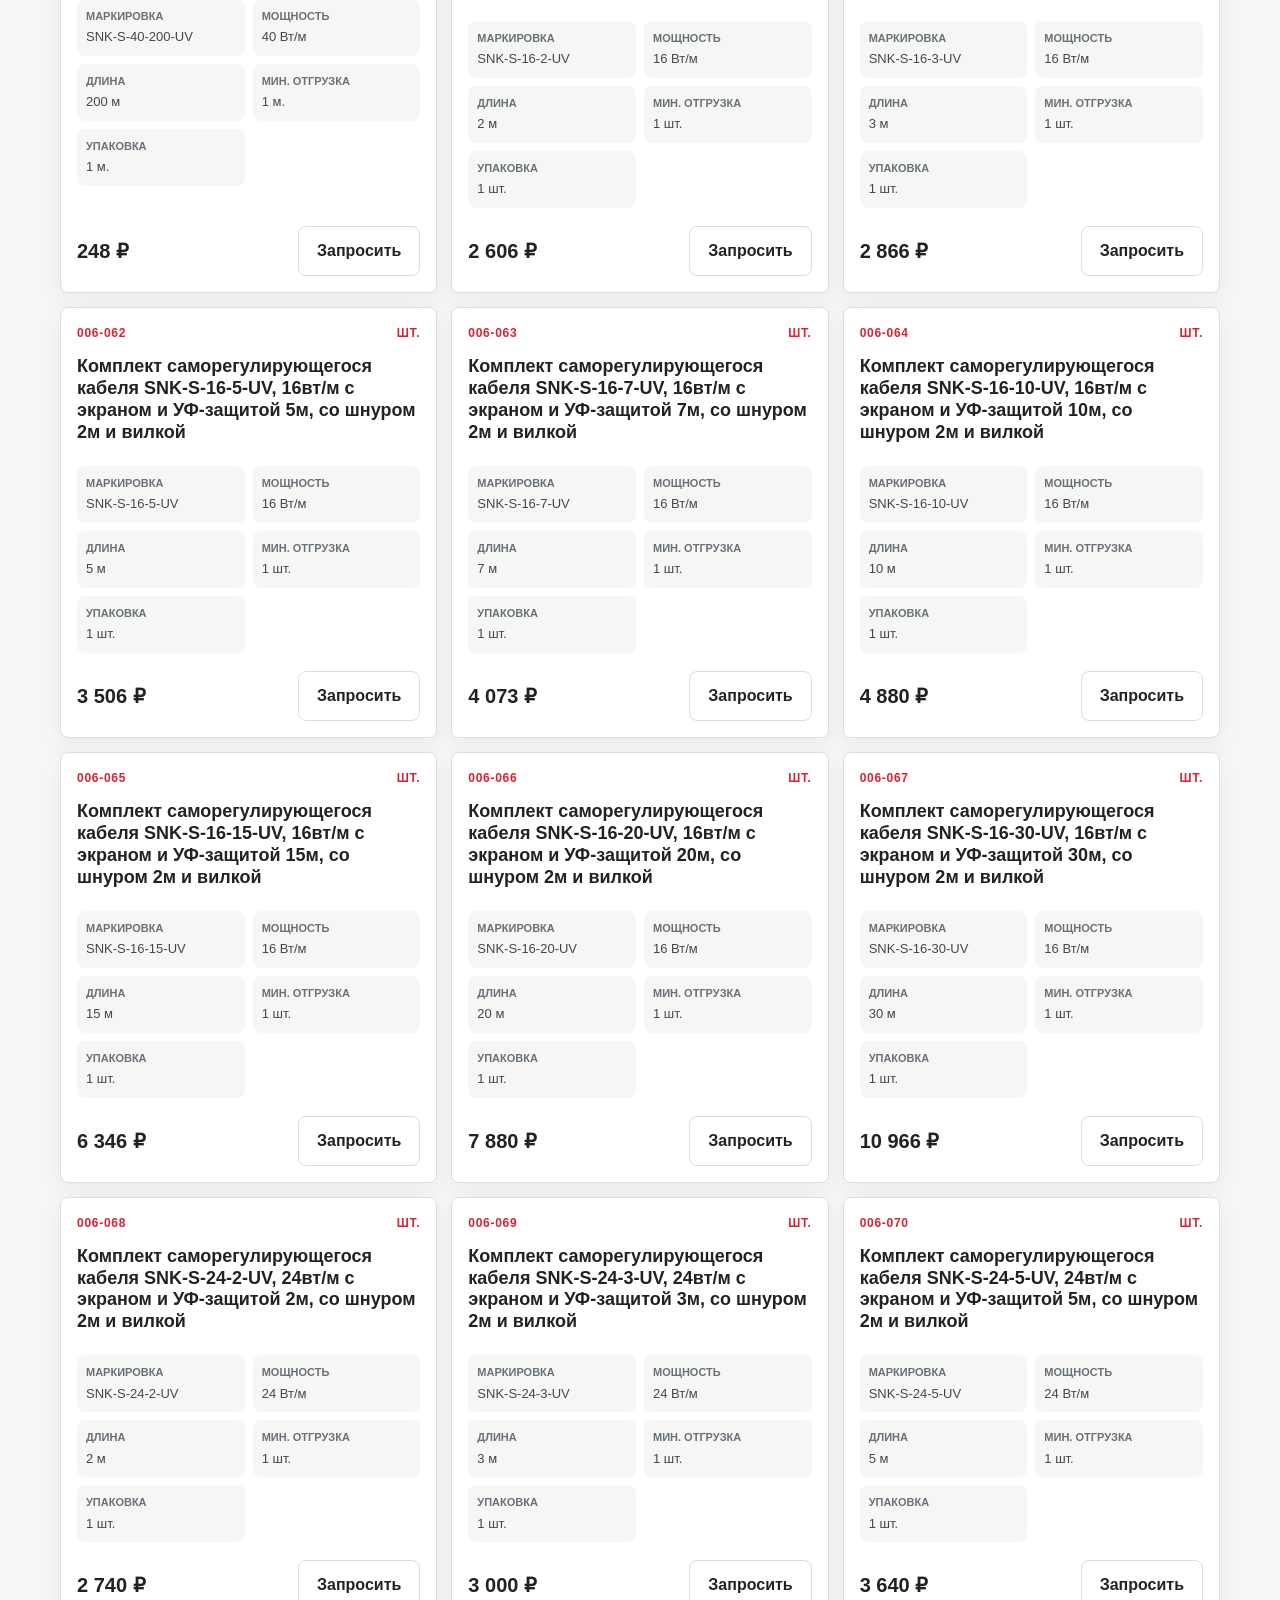
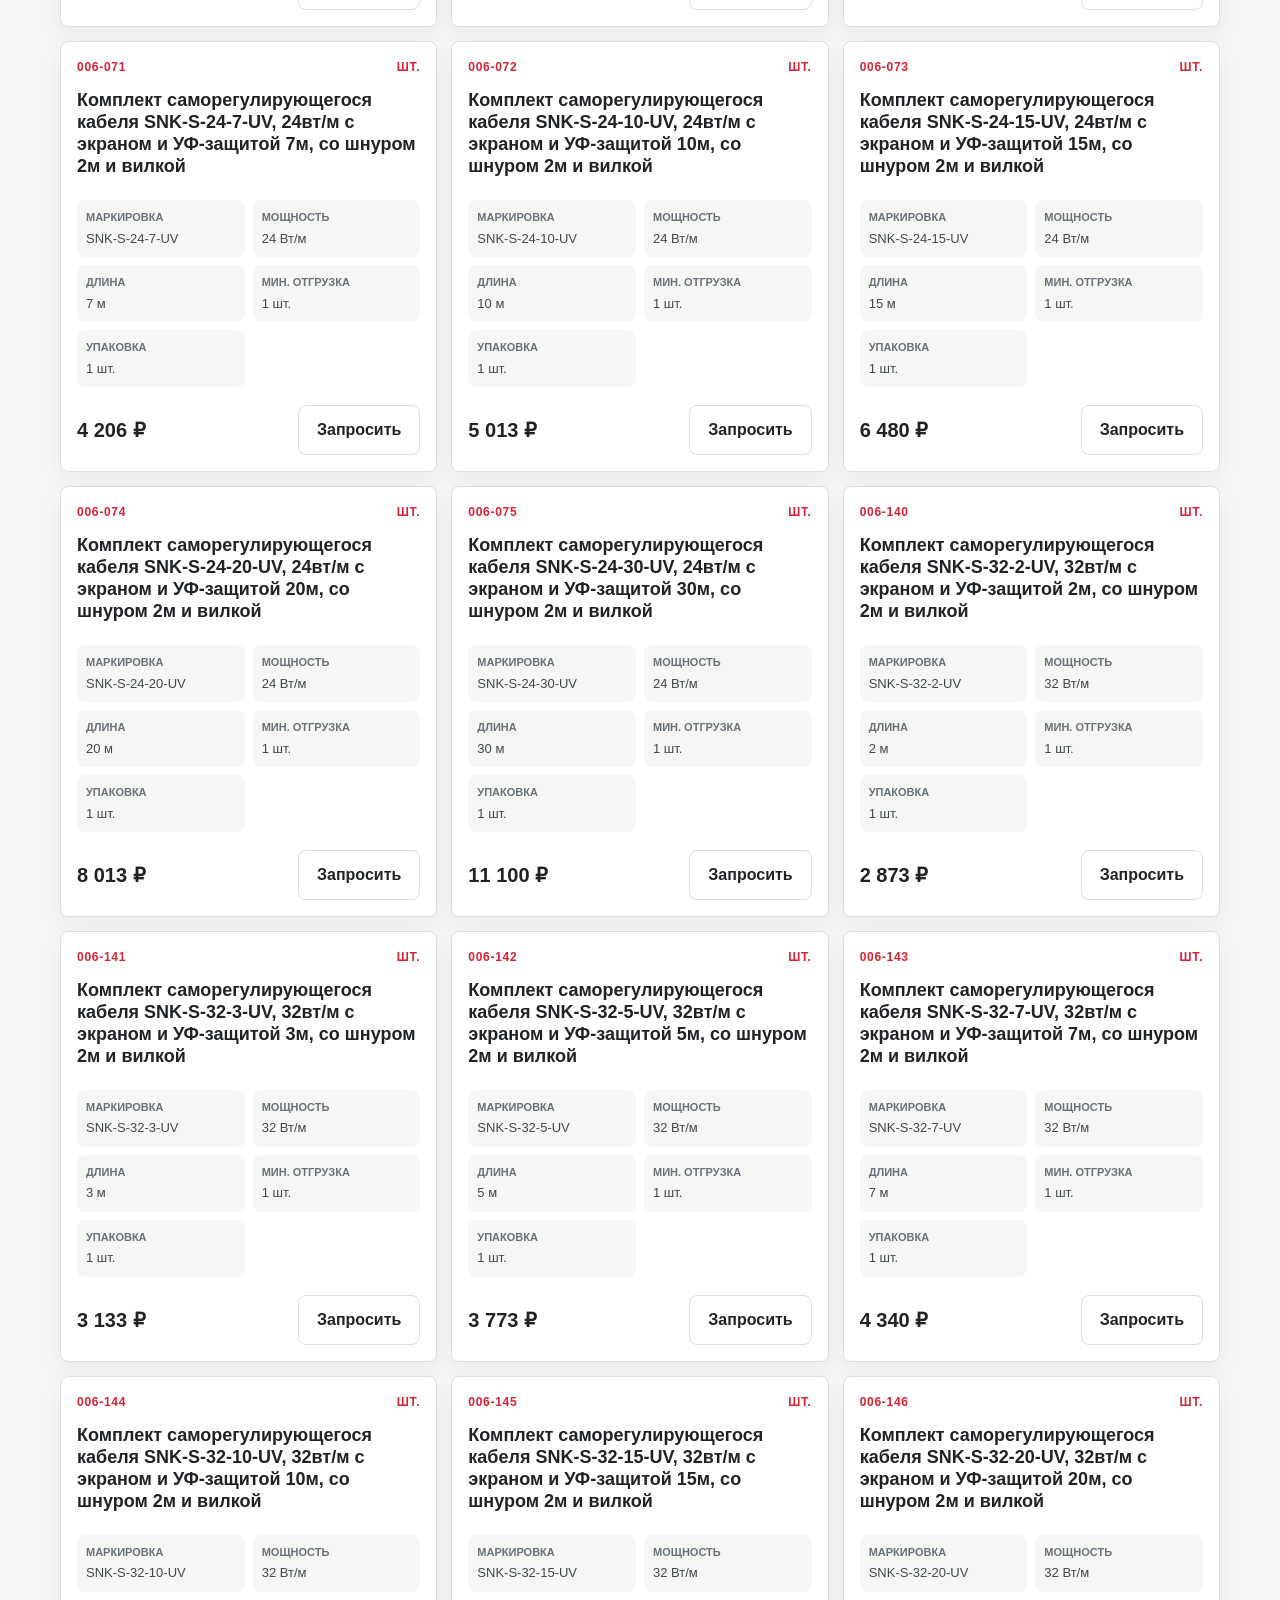
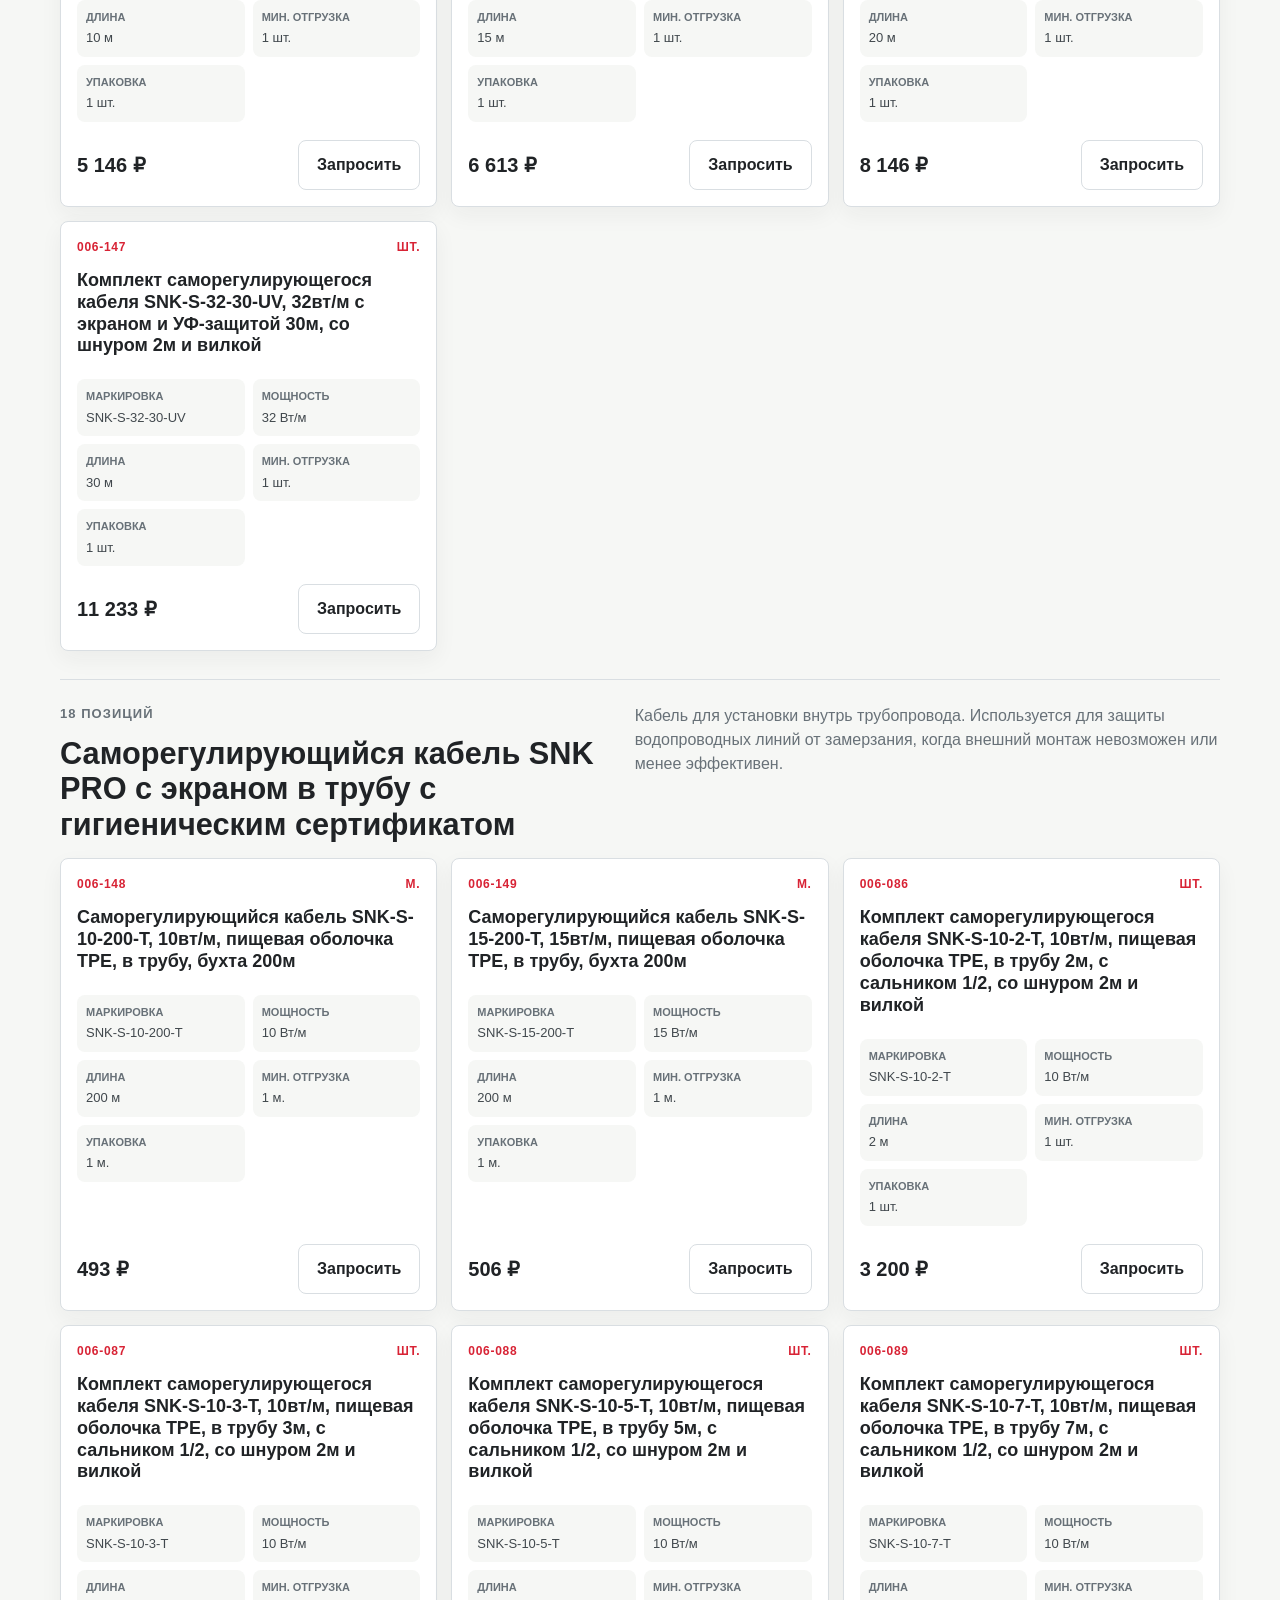
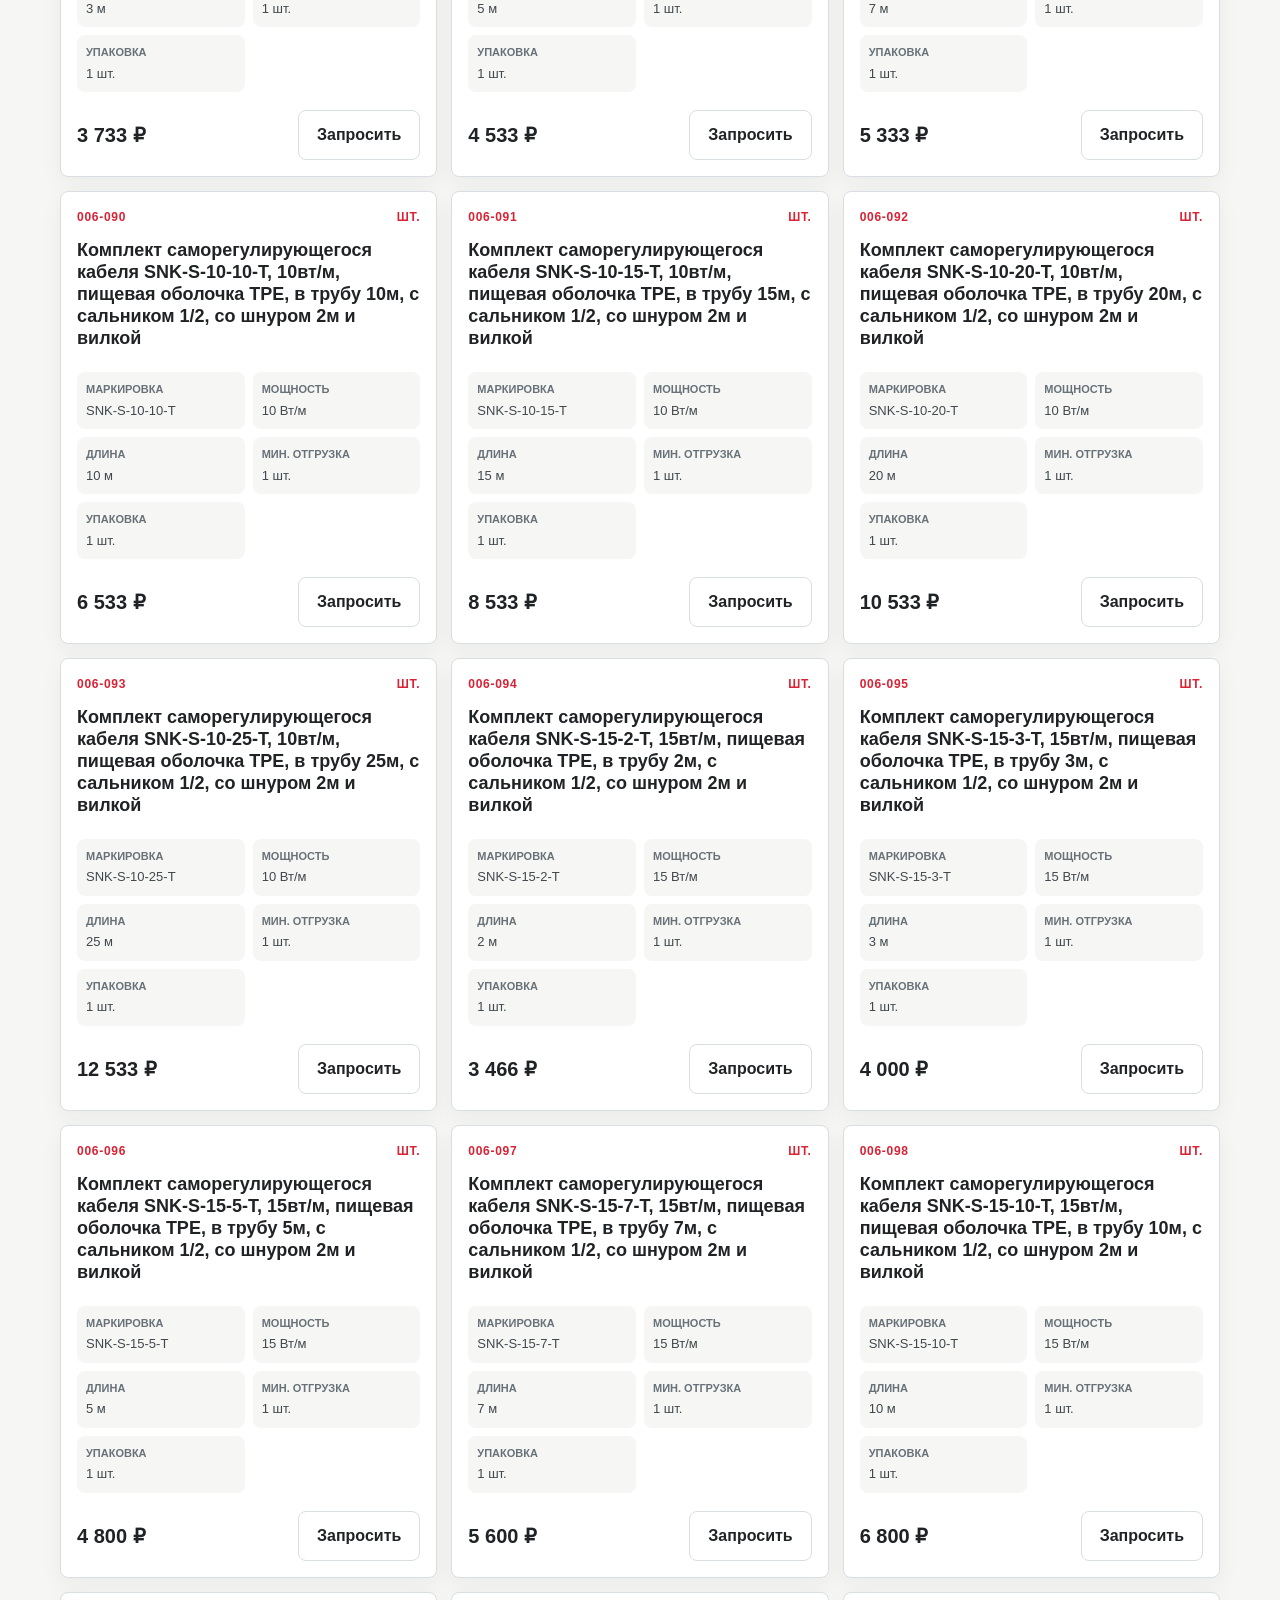
<file: architecture.html>
<!doctype html>
<html lang="ru">
  <head>
    <meta charset="utf-8">
    <meta name="viewport" content="width=device-width, initial-scale=1">
    <title>Кровля, водостоки и трубопроводы - каталог ТЕХНОПРОГРЕСС</title>
    <meta name="description" content="Обогрев кровли, желобов, водостоков и трубопроводов: резистивные и саморегулирующиеся кабели, крепеж, муфты, коробки и аксессуары.">
    <link rel="stylesheet" href="styles.css">
    <script src="data/products.js" defer></script>
    <script src="catalog.js" defer></script>
  </head>
  <body class="inner-page catalog-page" data-catalog-type="architecture">
    <header class="site-header">
      <a class="brand" href="index.html" aria-label="ТЕХНОПРОГРЕСС">
        <img src="assets/logo-black.svg" alt="ТЕХНОПРОГРЕСС">
      </a>
      <nav class="nav-links" aria-label="Основная навигация">
        <a class="" href="index.html">Главная</a><a class="" href="catalog.html">Каталог</a><a class="" href="floor.html">Теплые полы</a><a class="active" href="architecture.html">Кровля и трубы</a><a class="" href="industry.html">Промобогрев</a><a class="" href="contacts.html">Контакты</a>
      </nav>
      <a class="header-phone" href="tel:+73422071020" aria-label="Позвонить в ТЕХНОПРОГРЕСС">+7 342 207-10-20</a>
    </header>
    <main id="top">
      <section class="page-hero split-hero">
        <div class="section-inner page-hero-inner split-hero-grid">
          <div>
            <p class="eyebrow">Направление</p>
            <h1>Кровля, водостоки и трубопроводы</h1>
            <p>Антиобледенение кровли и водостоков, защита труб от замерзания и комплектующие для наружного монтажа.</p>
            <div class="hero-actions">
              <a class="button primary" href="#catalog">Смотреть товары</a>
              <a class="button light" href="tel:+73422071020">Позвонить</a>
              <a class="button ghost" href="index.html#request">Отправить заявку</a>
            </div>
          </div>
          <img src="assets/product-spools.svg" alt="Кровля, водостоки и трубопроводы">
        </div>
      </section>

      <section class="section use-section">
        <div class="section-inner use-grid">
          <div>
            <p class="section-kicker">Применение</p>
            <h2>Для чего и где применяется</h2>
          </div>
          <ul class="use-list"><li>Желоба, водостоки, воронки, ендовы и кромки кровли</li><li>Водопроводные и технические трубопроводы</li><li>Наружные участки с УФ, влагой, снегом и льдом</li></ul>
        </div>
      </section>

      <section class="section guide-section">
        <div class="section-inner guide-grid">
          <article>
            <p class="section-kicker">Подбор</p>
            <h2>Как рассчитать кровлю, водостоки и трубы</h2>
            <p>Для антиобледенения считают длину желобов, труб, воронок и опасных участков кровли. Для трубопровода важны длина, диаметр, утепление и способ монтажа кабеля.</p>
          </article>
          <article class="note-panel">
            <h3>Для расчета понадобятся</h3>
            <ul class="check-list">
              <li>Длина желобов, водостоков, ендов или труб</li>
              <li>Количество нитей кабеля на каждом участке</li>
              <li>Наружный или внутренний монтаж на трубе</li>
              <li>Нужны ли коробки, муфты, крепеж и автоматика</li>
            </ul>
          </article>
        </div>
      </section>

      <section class="section catalog-section" id="catalog">
        <div class="section-inner">
          <div class="section-head">
            <p class="section-kicker">Каталог группы</p>
            <h2>Карточки товаров</h2>
            <p>Полные наименования из прайса, артикулы, маркировки и цены с НДС. Наличие и итоговый состав поставки менеджер подтверждает по заявке.</p>
          </div>
          <div class="catalog-controls direction-controls">
            <label>Поиск <input id="catalogSearch" type="search" placeholder="Артикул, маркировка, название"></label>
            <label>Категория <select id="catalogCategoryFilter"></select></label>
            <label>
              Сортировка
              <select id="catalogSort">
                <option value="default">По группам</option>
                <option value="price-asc">Сначала дешевле</option>
                <option value="price-desc">Сначала дороже</option>
                <option value="name">По названию</option>
              </select>
            </label>
          </div>
          <div class="catalog-count" id="catalogCount">0 позиций</div>
          <div class="catalog-grid" id="catalogGrid"></div>
        </div>
      </section>
    </main>
    <footer class="site-footer">
      <div>
        <img src="assets/logo-white.svg" alt="ТЕХНОПРОГРЕСС">
        <p>Электрообогрев, кабель, комплектующие и промышленная комплектация.</p>
      </div>
      <div>
        <a href="tel:+73422071020">+7 342 207-10-20</a>
        <a href="mailto:Head-tp@yandex.ru">Head-tp@yandex.ru</a>
      </div>
    </footer>
  </body>
</html>
</file>
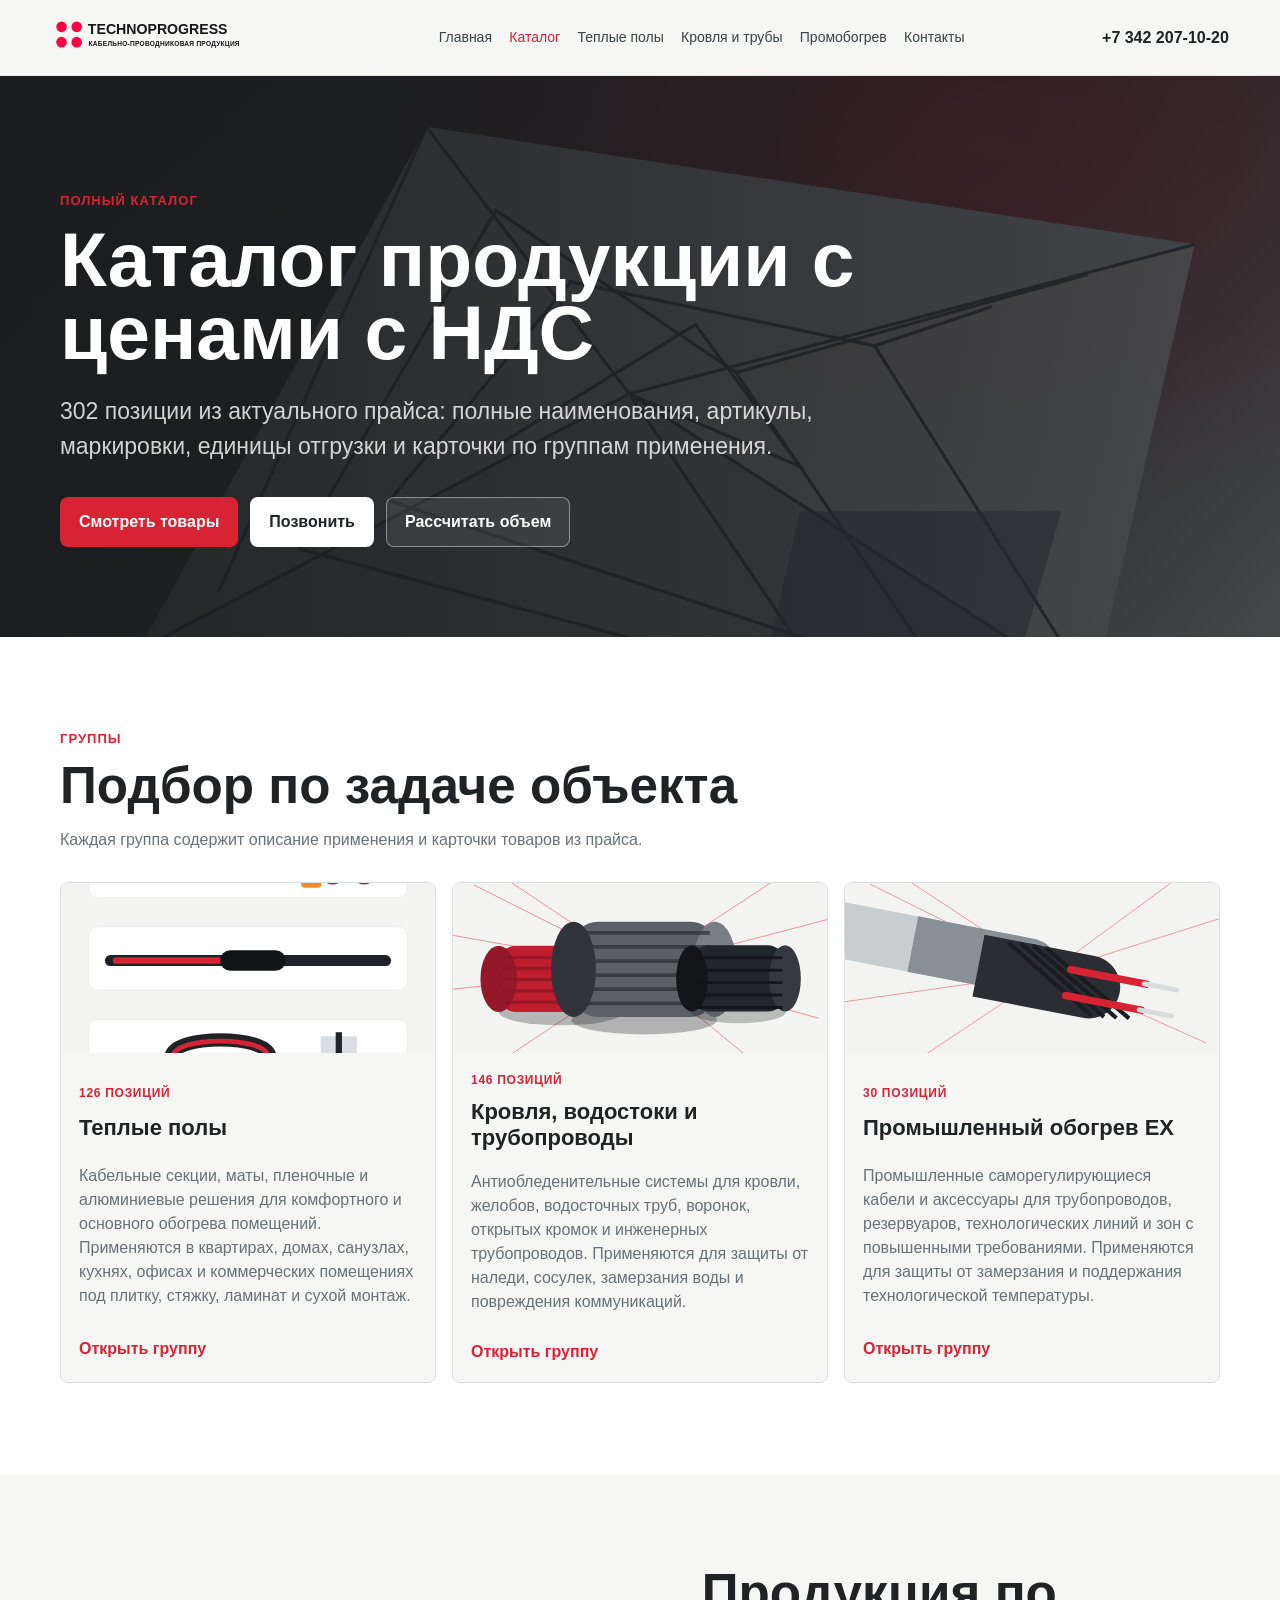
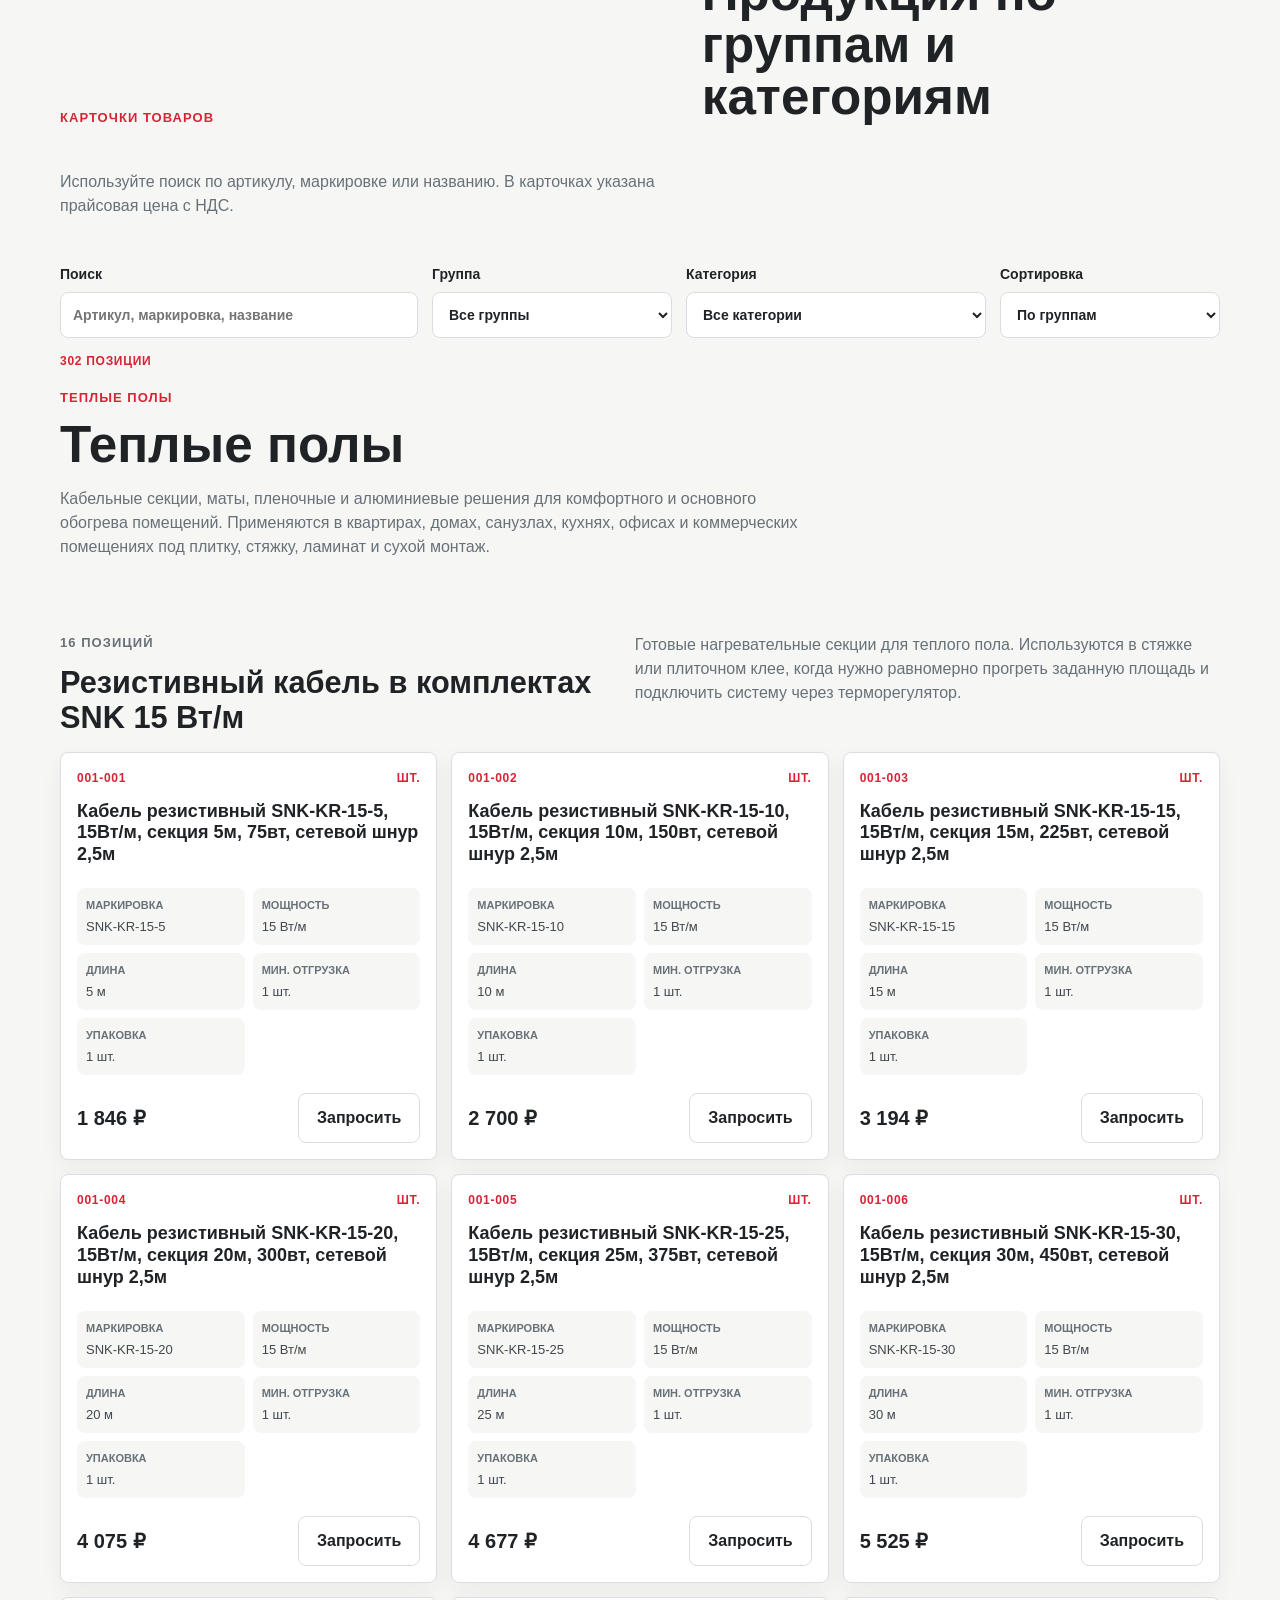
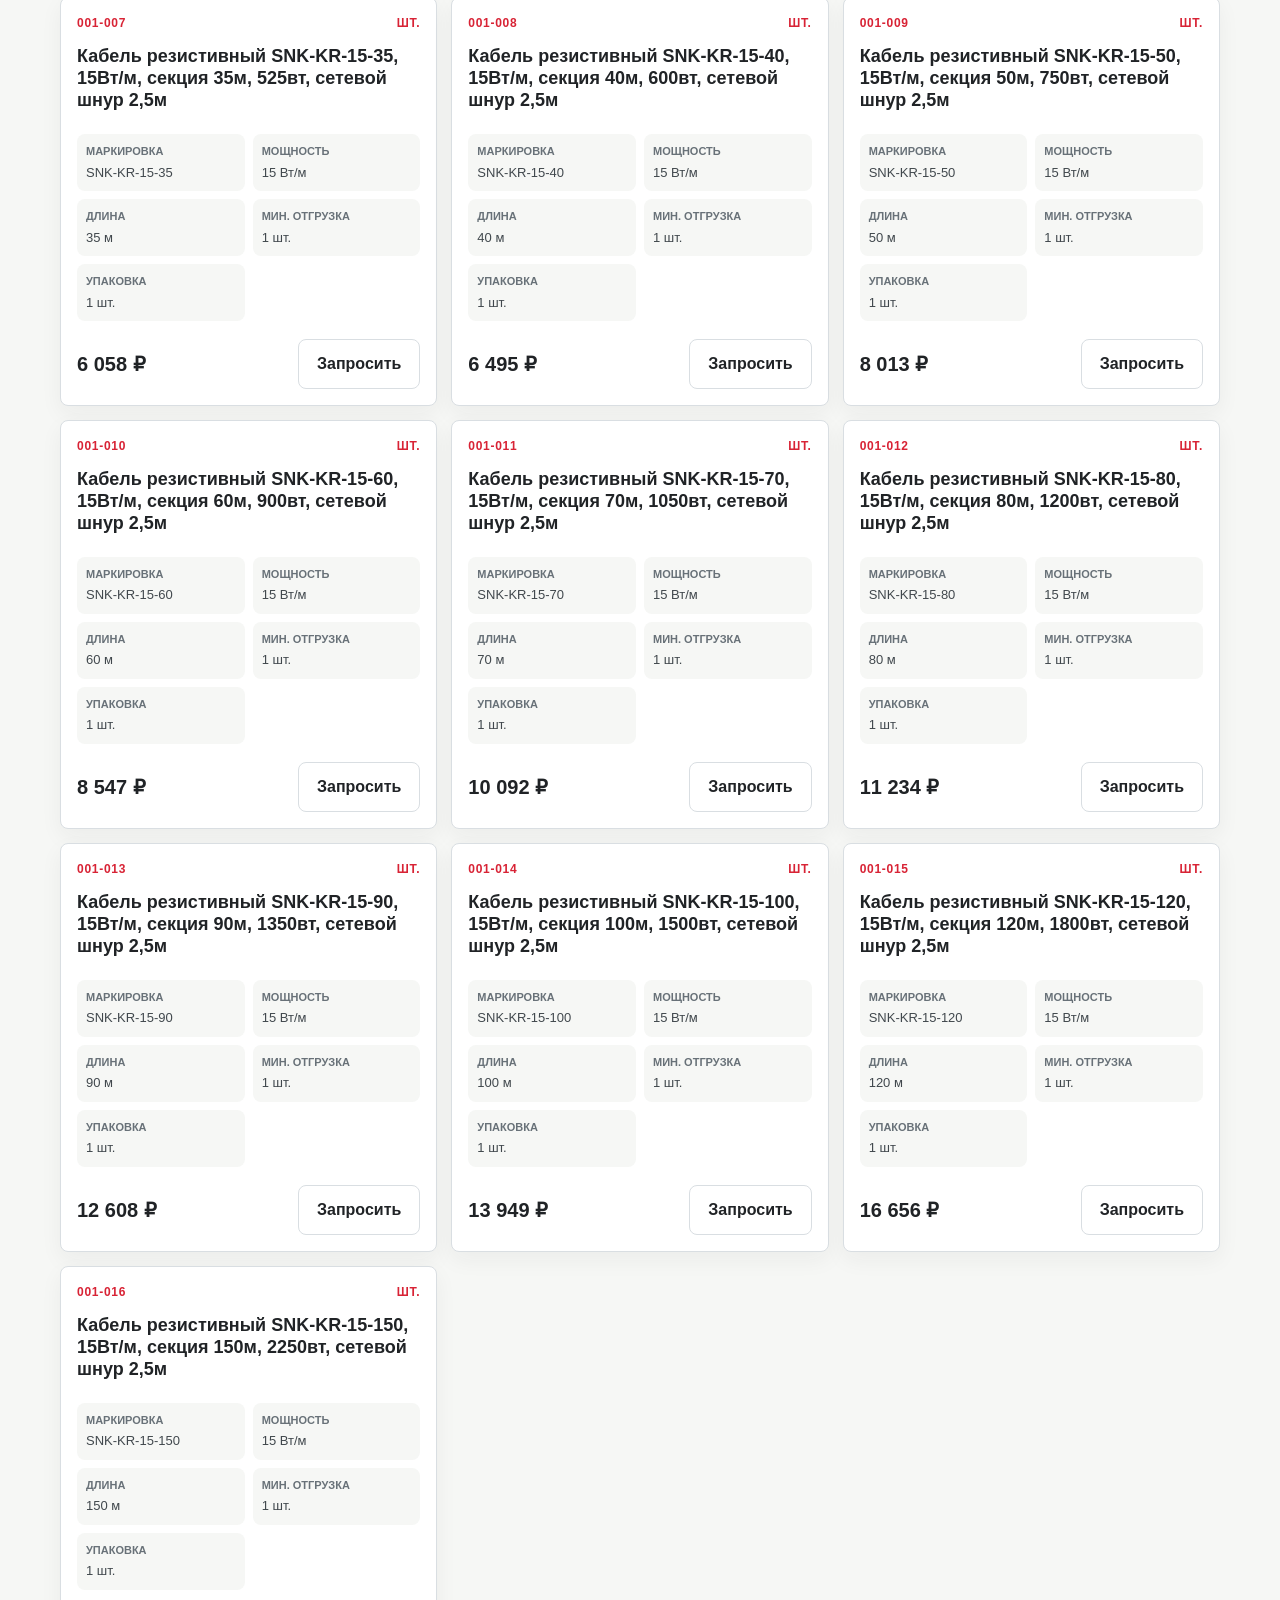
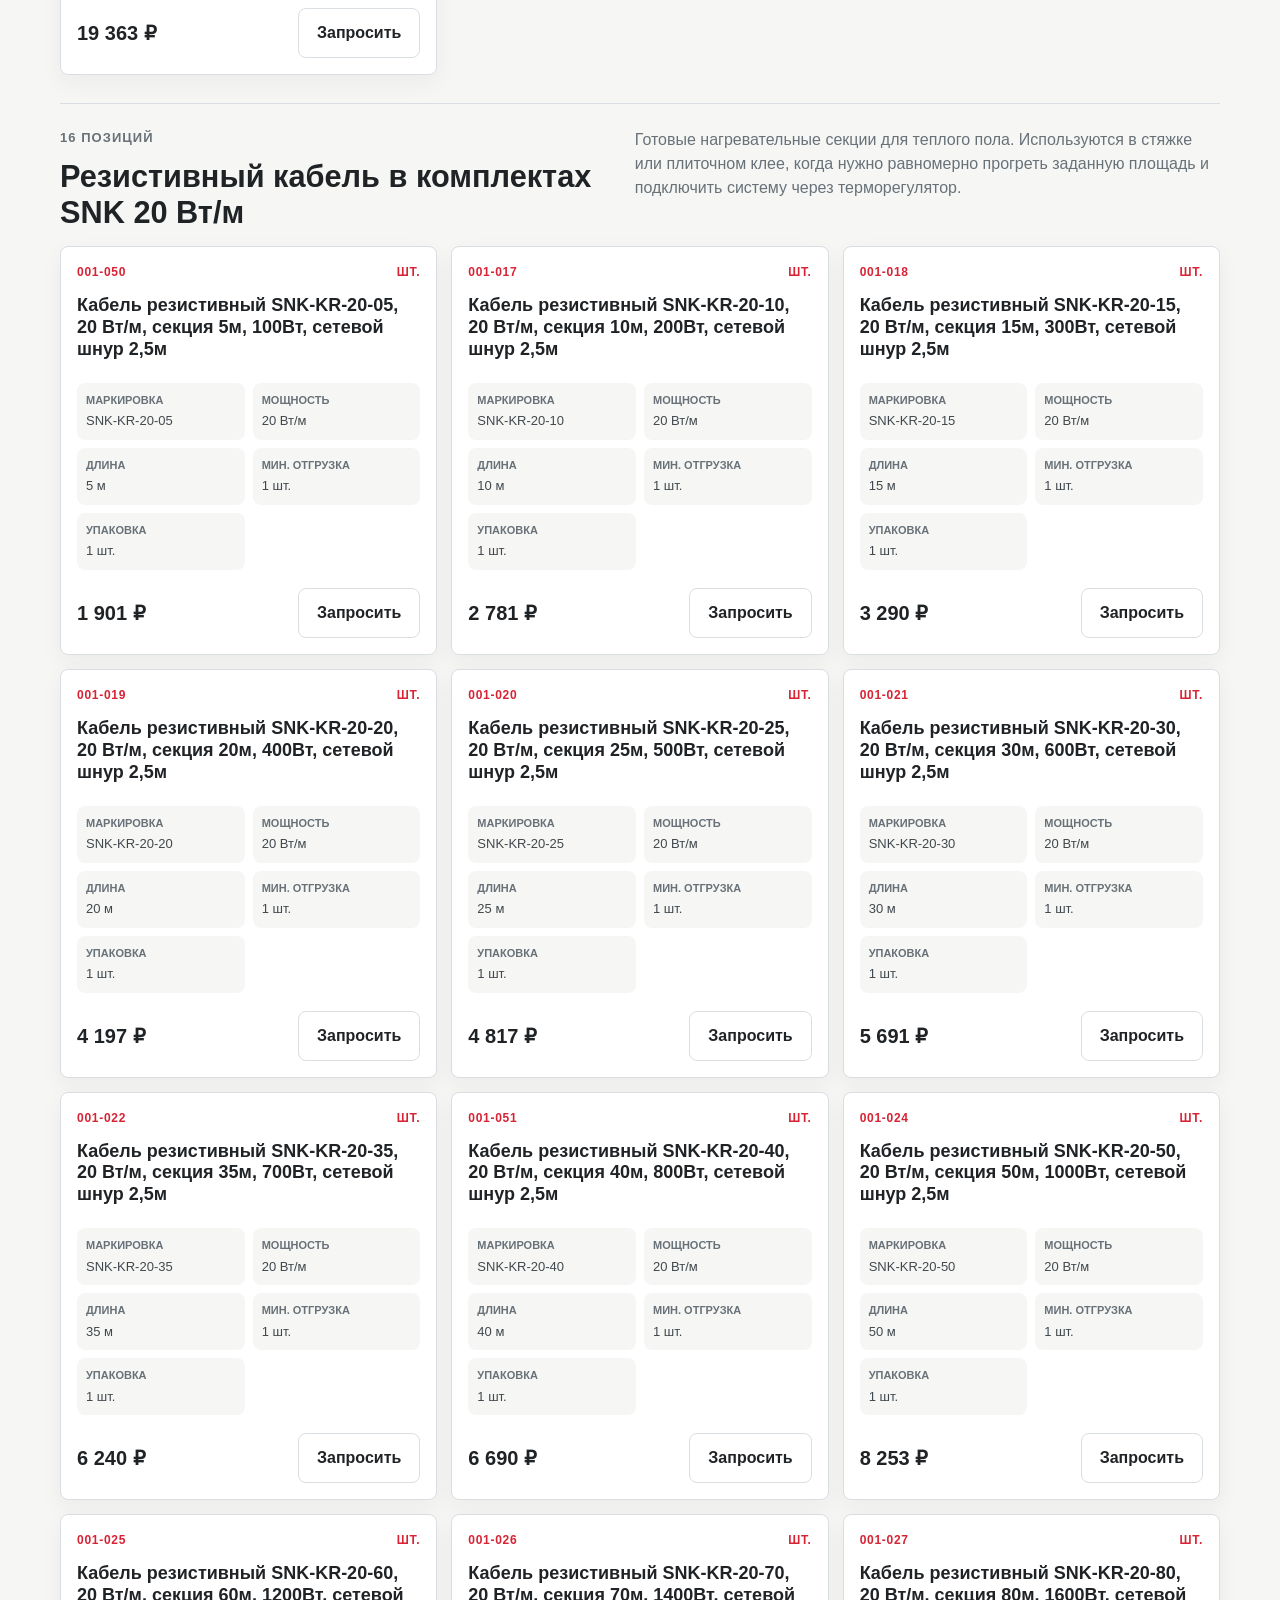
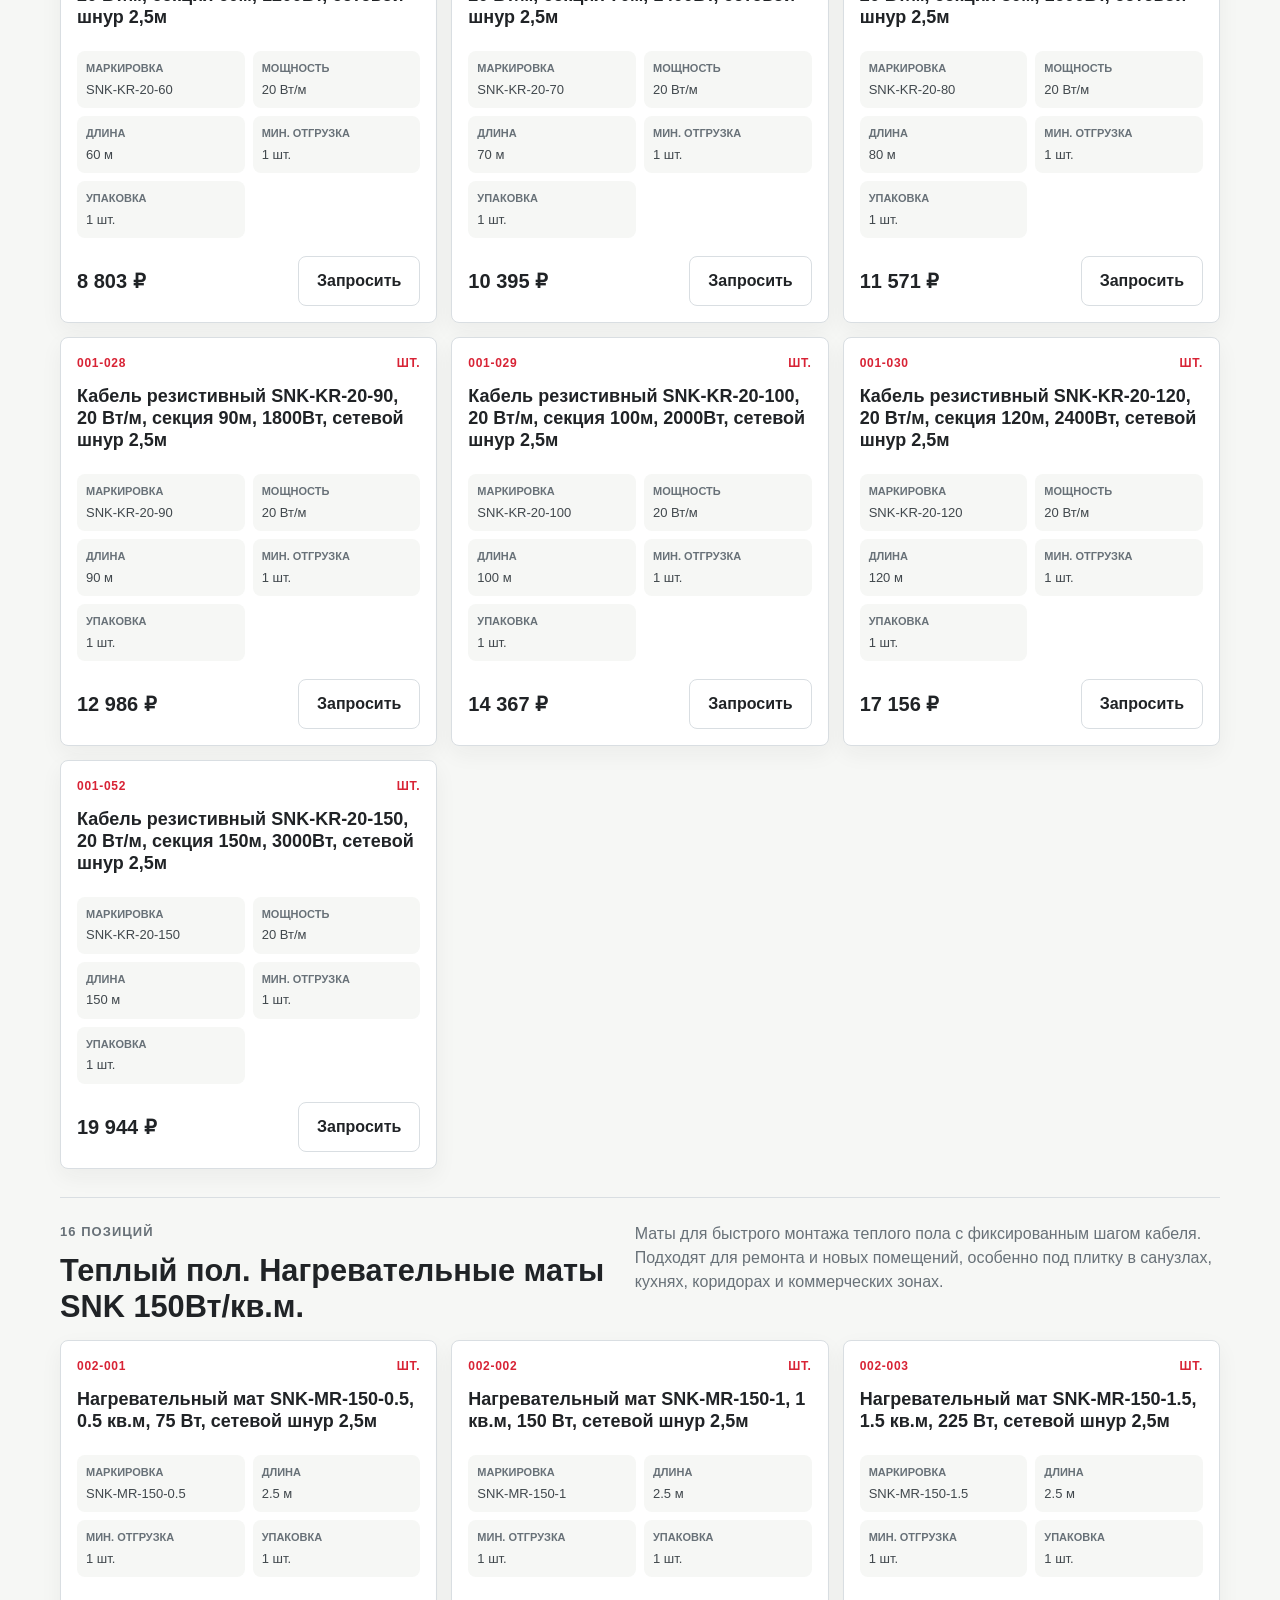
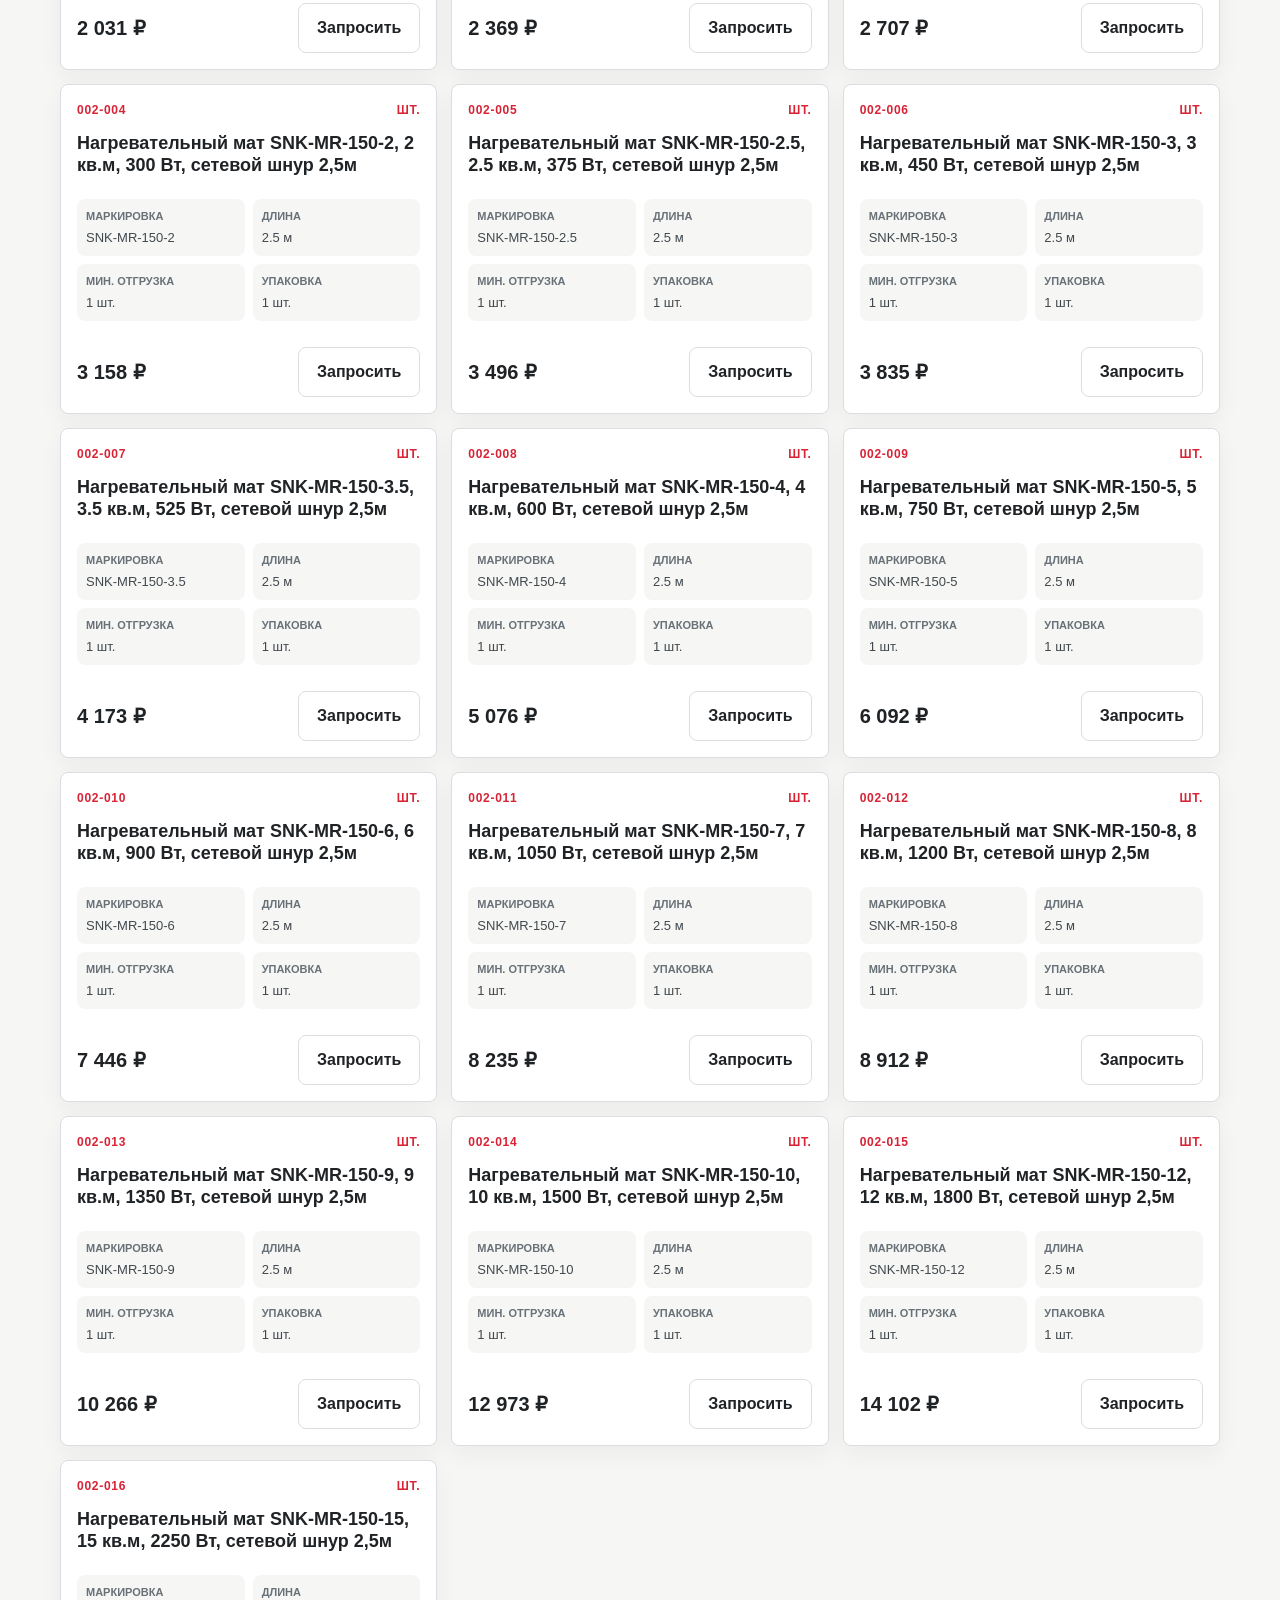
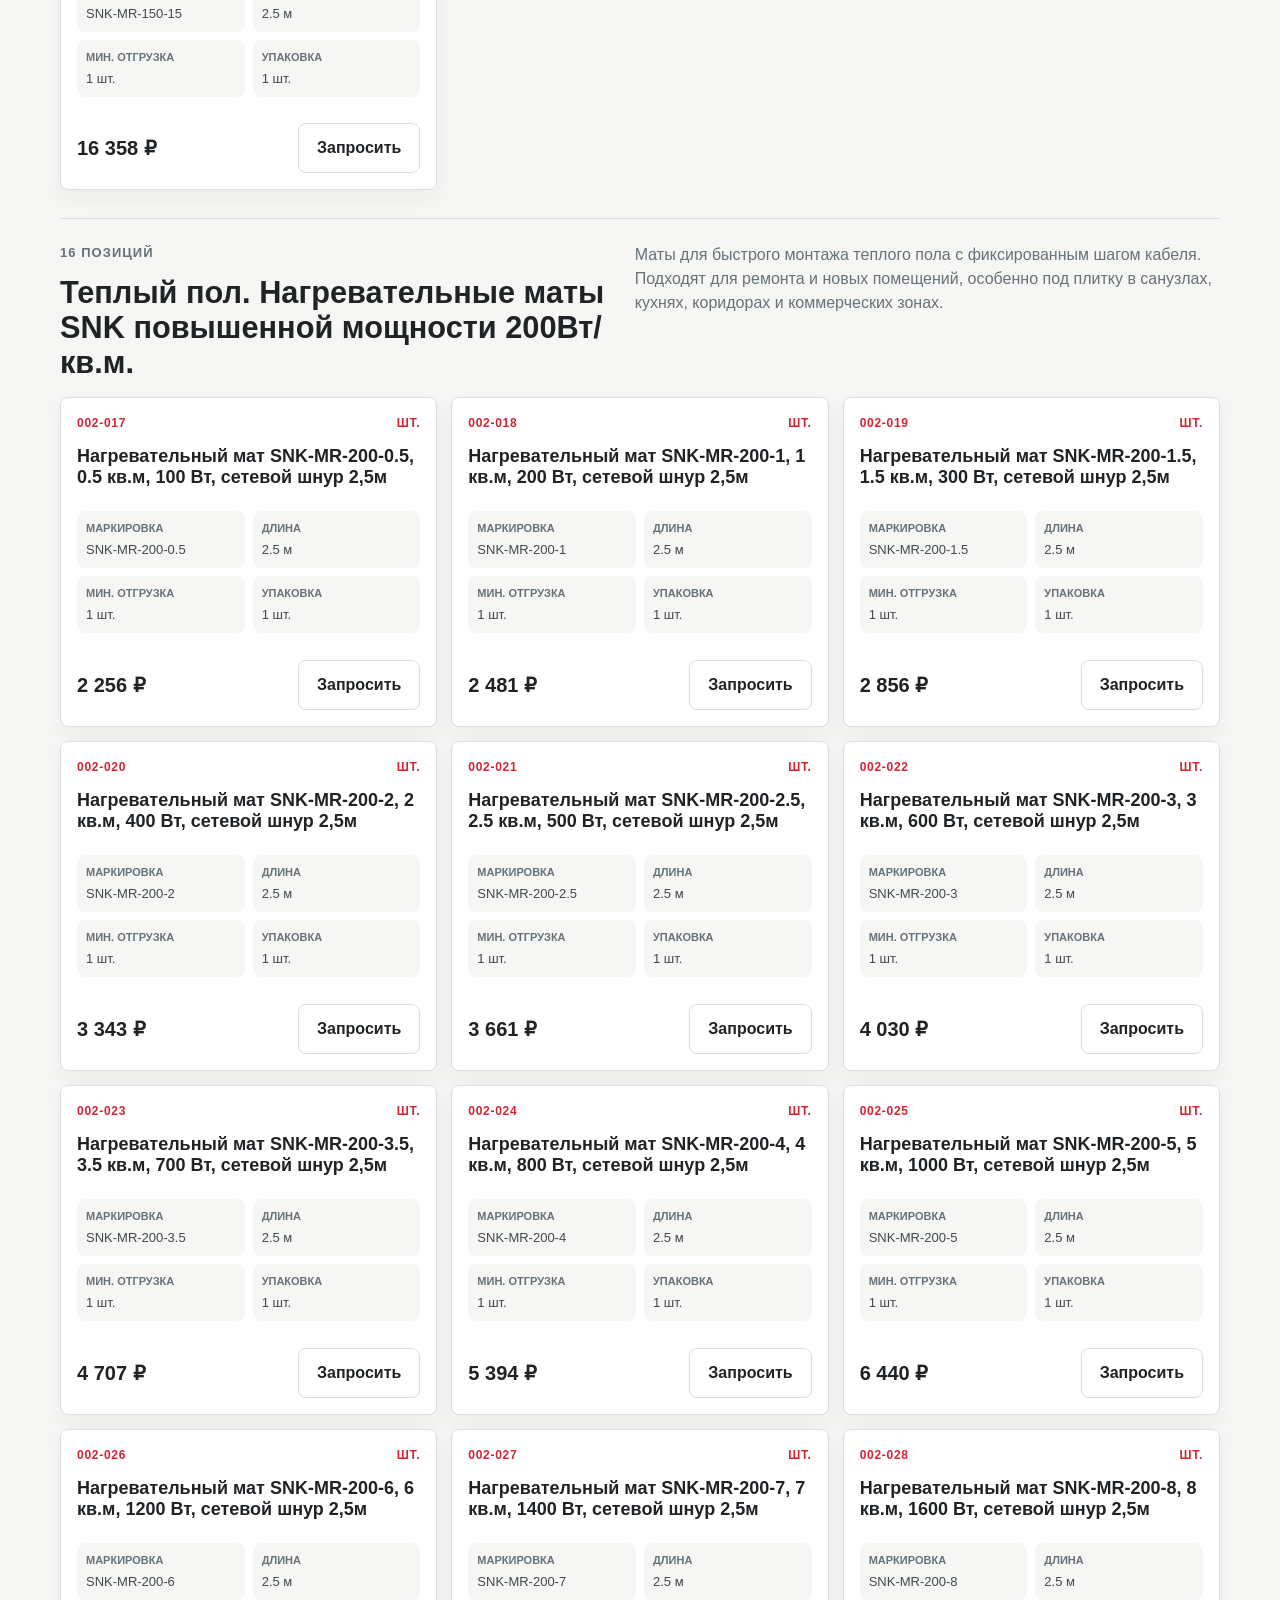
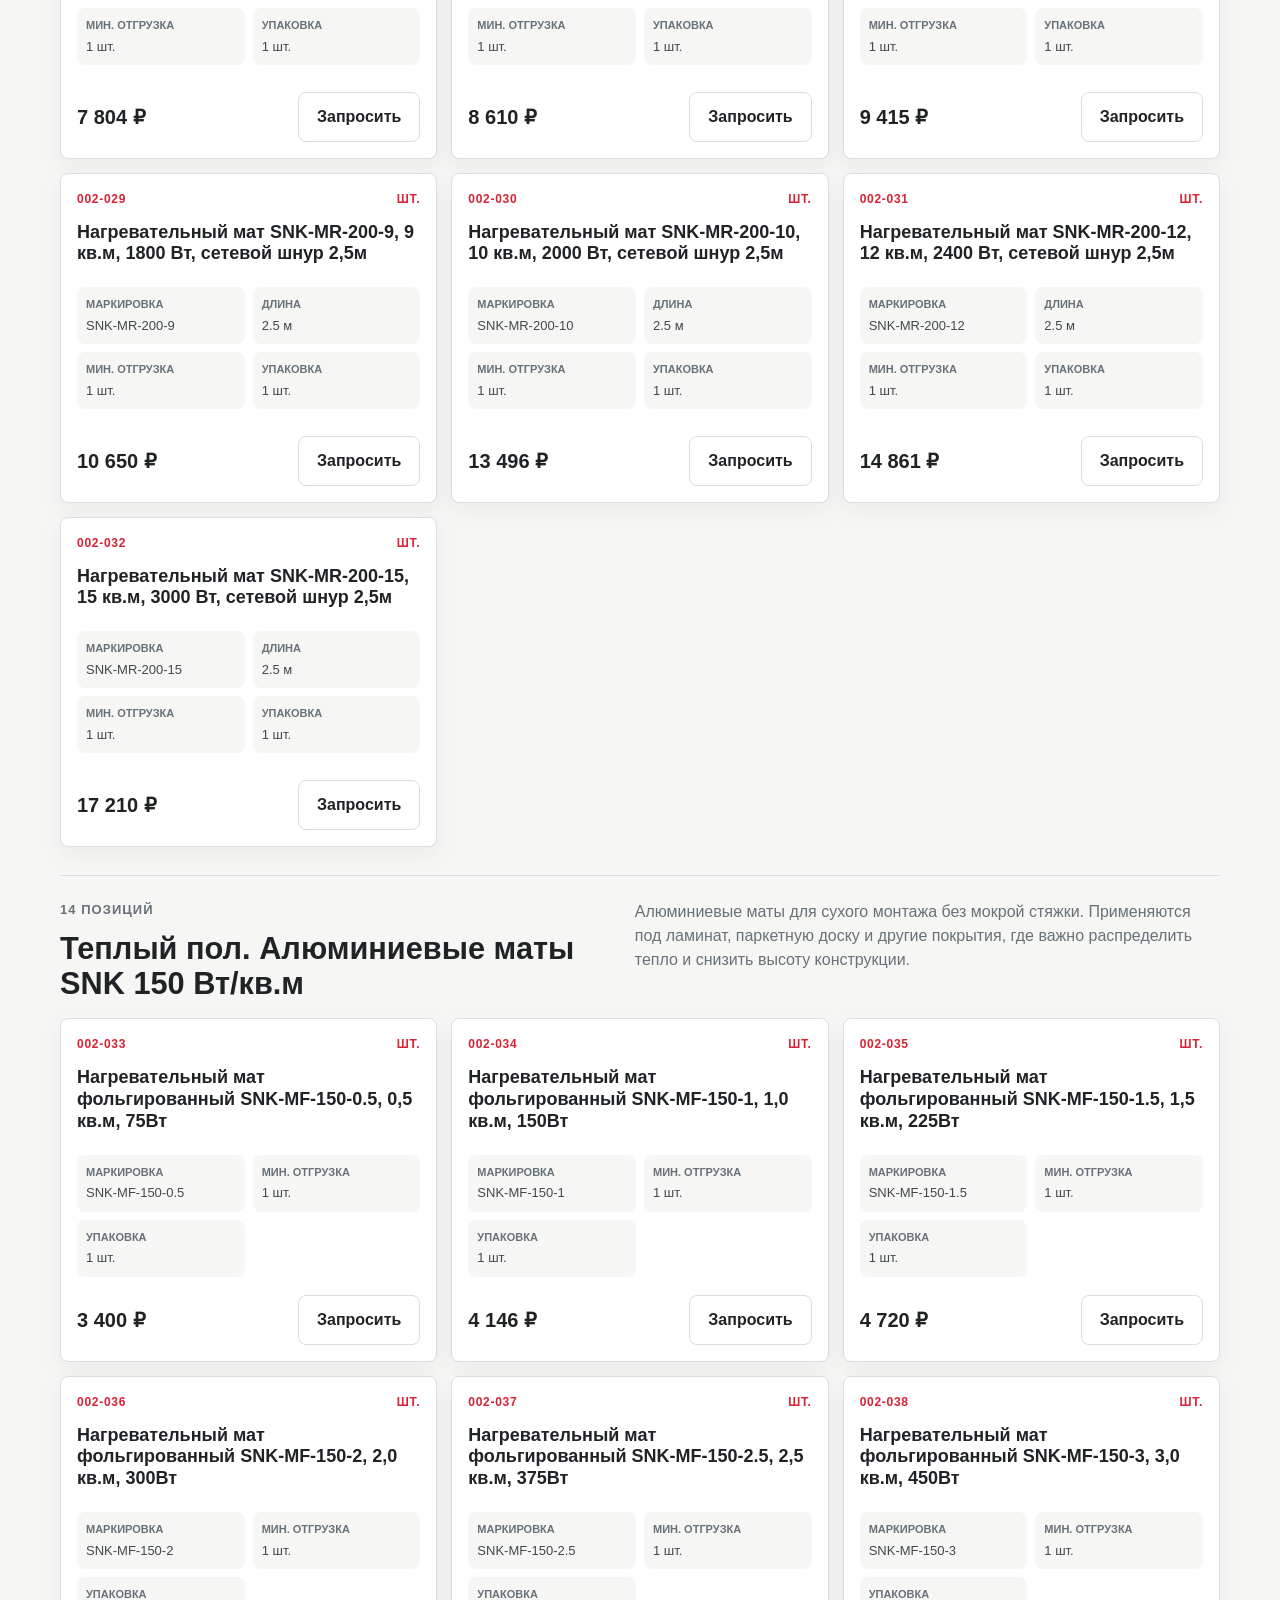
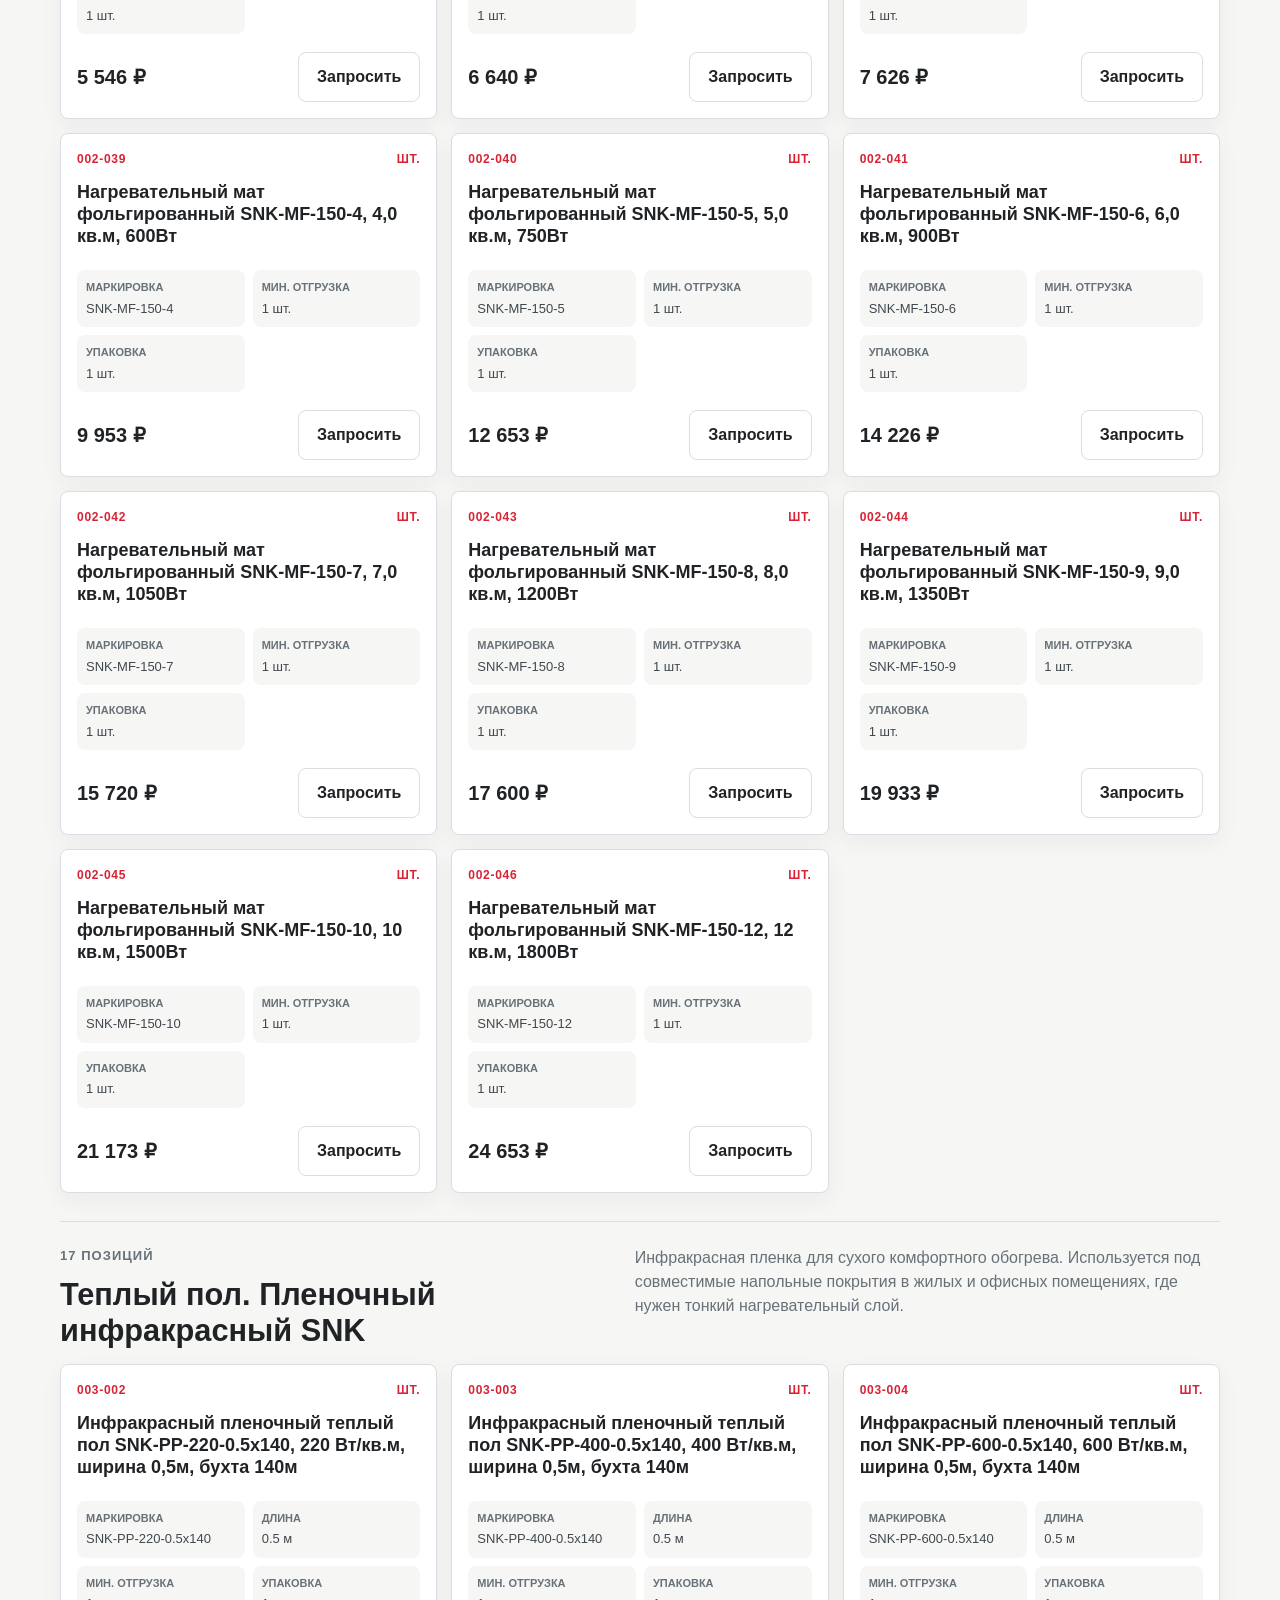
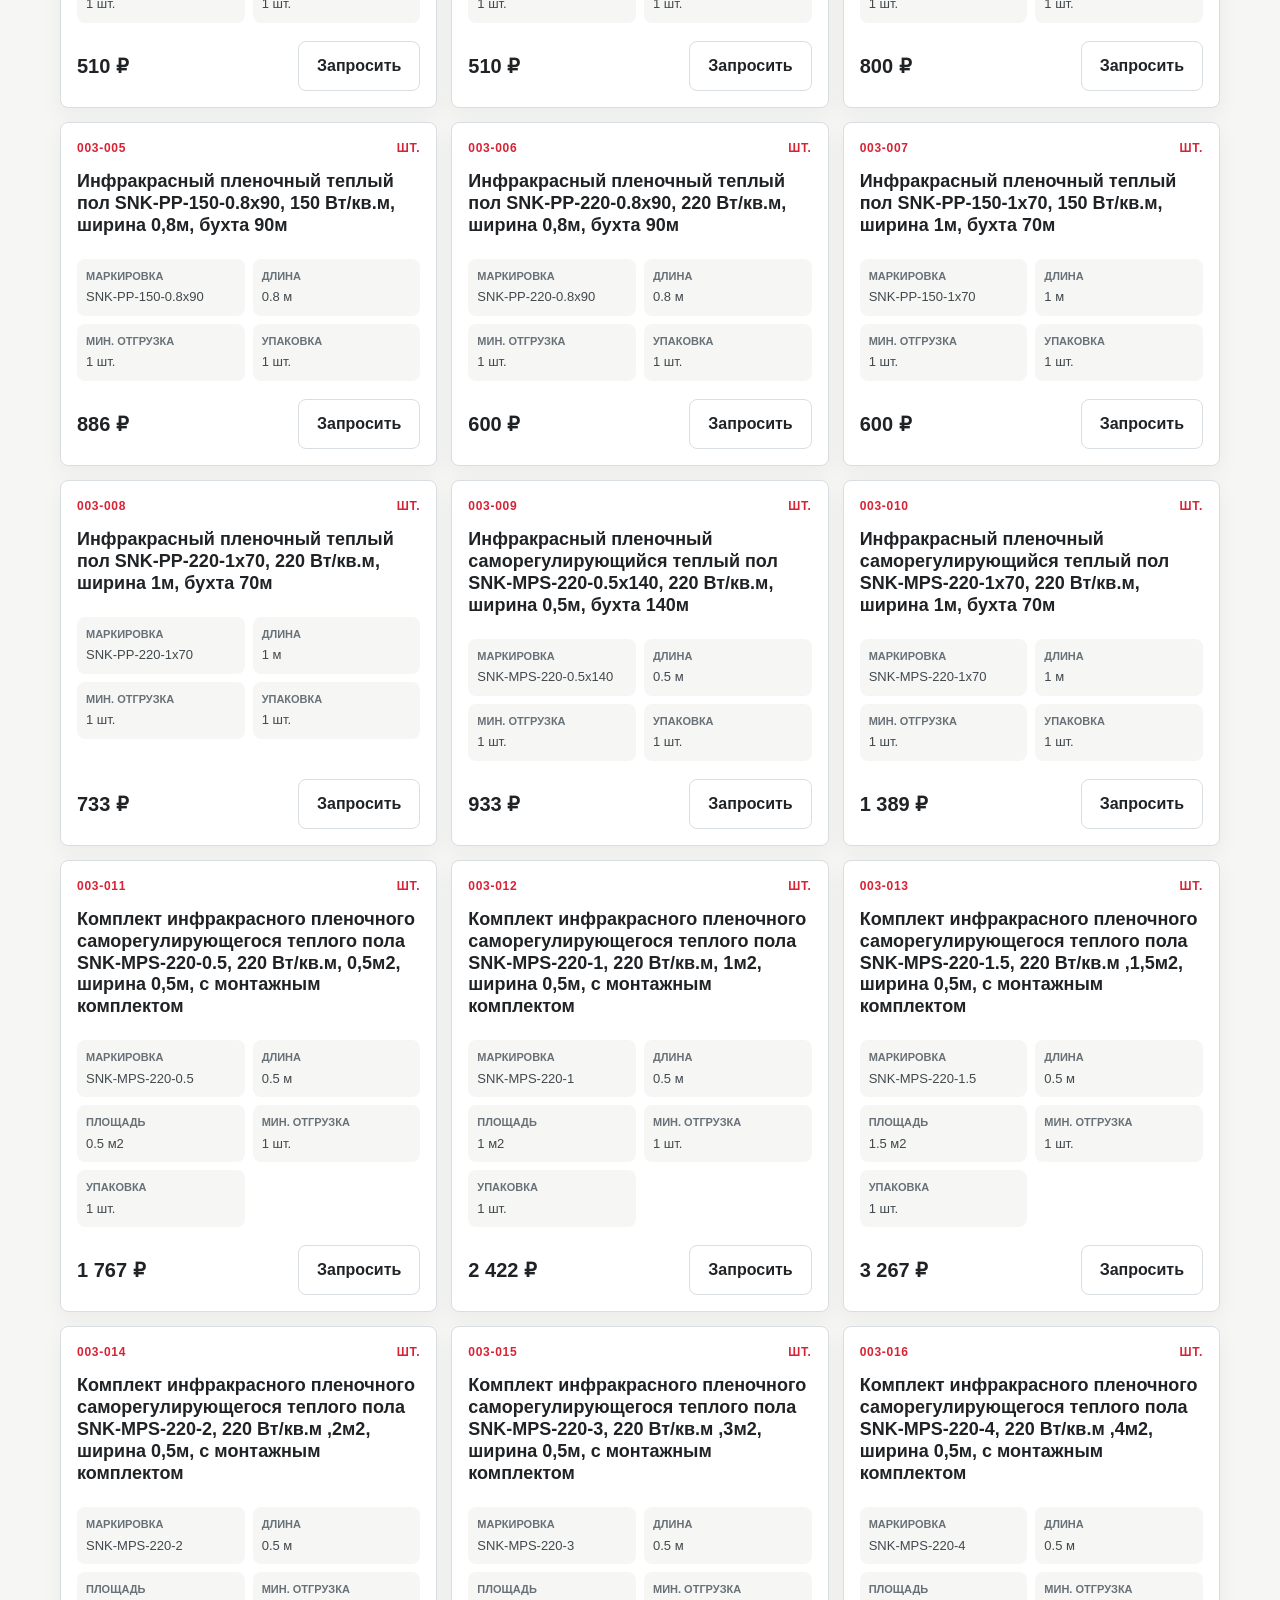
<file: catalog.html>
<!doctype html>
<html lang="ru">
  <head>
    <meta charset="utf-8">
    <meta name="viewport" content="width=device-width, initial-scale=1">
    <title>Каталог ТЕХНОПРОГРЕСС - товары и цены с НДС</title>
    <meta name="description" content="Полный каталог продукции ТЕХНОПРОГРЕСС: теплые полы, кровельный обогрев, трубопроводы, промышленные кабели, терморегуляторы и комплектующие с ценами с НДС.">
    <link rel="stylesheet" href="styles.css">
    <script src="data/products.js" defer></script>
    <script src="catalog.js" defer></script>
    <script type="application/ld+json">
      {
        "@context": "https://schema.org",
        "@type": "CollectionPage",
        "name": "Каталог продукции ТЕХНОПРОГРЕСС",
        "url": "https://taptrans13-commits.github.io/-/catalog.html",
        "isPartOf": {
          "@type": "WebSite",
          "name": "ТЕХНОПРОГРЕСС",
          "url": "https://taptrans13-commits.github.io/-/"
        }
      }
    </script>
  </head>
  <body class="inner-page catalog-page" data-catalog-type="all">
    <header class="site-header">
      <a class="brand" href="index.html" aria-label="ТЕХНОПРОГРЕСС">
        <img src="assets/logo-black.svg" alt="ТЕХНОПРОГРЕСС">
      </a>
      <nav class="nav-links" aria-label="Основная навигация">
        <a class="" href="index.html">Главная</a><a class="active" href="catalog.html">Каталог</a><a class="" href="floor.html">Теплые полы</a><a class="" href="architecture.html">Кровля и трубы</a><a class="" href="industry.html">Промобогрев</a><a class="" href="contacts.html">Контакты</a>
      </nav>
      <a class="header-phone" href="tel:+73422071020" aria-label="Позвонить в ТЕХНОПРОГРЕСС">+7 342 207-10-20</a>
    </header>
    <main id="top">
      <section class="page-hero catalog-hero">
        <div class="section-inner page-hero-inner">
          <p class="eyebrow">Полный каталог</p>
          <h1>Каталог продукции с ценами с НДС</h1>
          <p>302 позиции из актуального прайса: полные наименования, артикулы, маркировки, единицы отгрузки и карточки по группам применения.</p>
          <div class="hero-actions">
            <a class="button primary" href="#catalog">Смотреть товары</a>
            <a class="button light" href="tel:+73422071020">Позвонить</a>
            <a class="button ghost" href="index.html#calculator">Рассчитать объем</a>
          </div>
        </div>
      </section>

      <section class="section catalog-overview">
        <div class="section-inner">
          <div class="section-head compact">
            <p class="section-kicker">Группы</p>
            <h2>Подбор по задаче объекта</h2>
            <p>Каждая группа содержит описание применения и карточки товаров из прайса.</p>
          </div>
          <div class="catalog-group-cards" id="catalogGroupCards"></div>
        </div>
      </section>

      <section class="section catalog-section" id="catalog">
        <div class="section-inner">
          <div class="section-head">
            <p class="section-kicker">Карточки товаров</p>
            <h2>Продукция по группам и категориям</h2>
            <p>Используйте поиск по артикулу, маркировке или названию. В карточках указана прайсовая цена с НДС.</p>
          </div>
          <div class="catalog-controls">
            <label>Поиск <input id="catalogSearch" type="search" placeholder="Артикул, маркировка, название"></label>
            <label>Группа <select id="catalogGroupFilter"></select></label>
            <label>Категория <select id="catalogCategoryFilter"></select></label>
            <label>
              Сортировка
              <select id="catalogSort">
                <option value="default">По группам</option>
                <option value="price-asc">Сначала дешевле</option>
                <option value="price-desc">Сначала дороже</option>
                <option value="name">По названию</option>
              </select>
            </label>
          </div>
          <div class="catalog-count" id="catalogCount">0 позиций</div>
          <div class="catalog-grid" id="catalogGrid"></div>
        </div>
      </section>
    </main>
    <footer class="site-footer">
      <div>
        <img src="assets/logo-white.svg" alt="ТЕХНОПРОГРЕСС">
        <p>Электрообогрев, кабель, комплектующие и промышленная комплектация.</p>
      </div>
      <div>
        <a href="tel:+73422071020">+7 342 207-10-20</a>
        <a href="mailto:Head-tp@yandex.ru">Head-tp@yandex.ru</a>
      </div>
    </footer>
  </body>
</html>
</file>
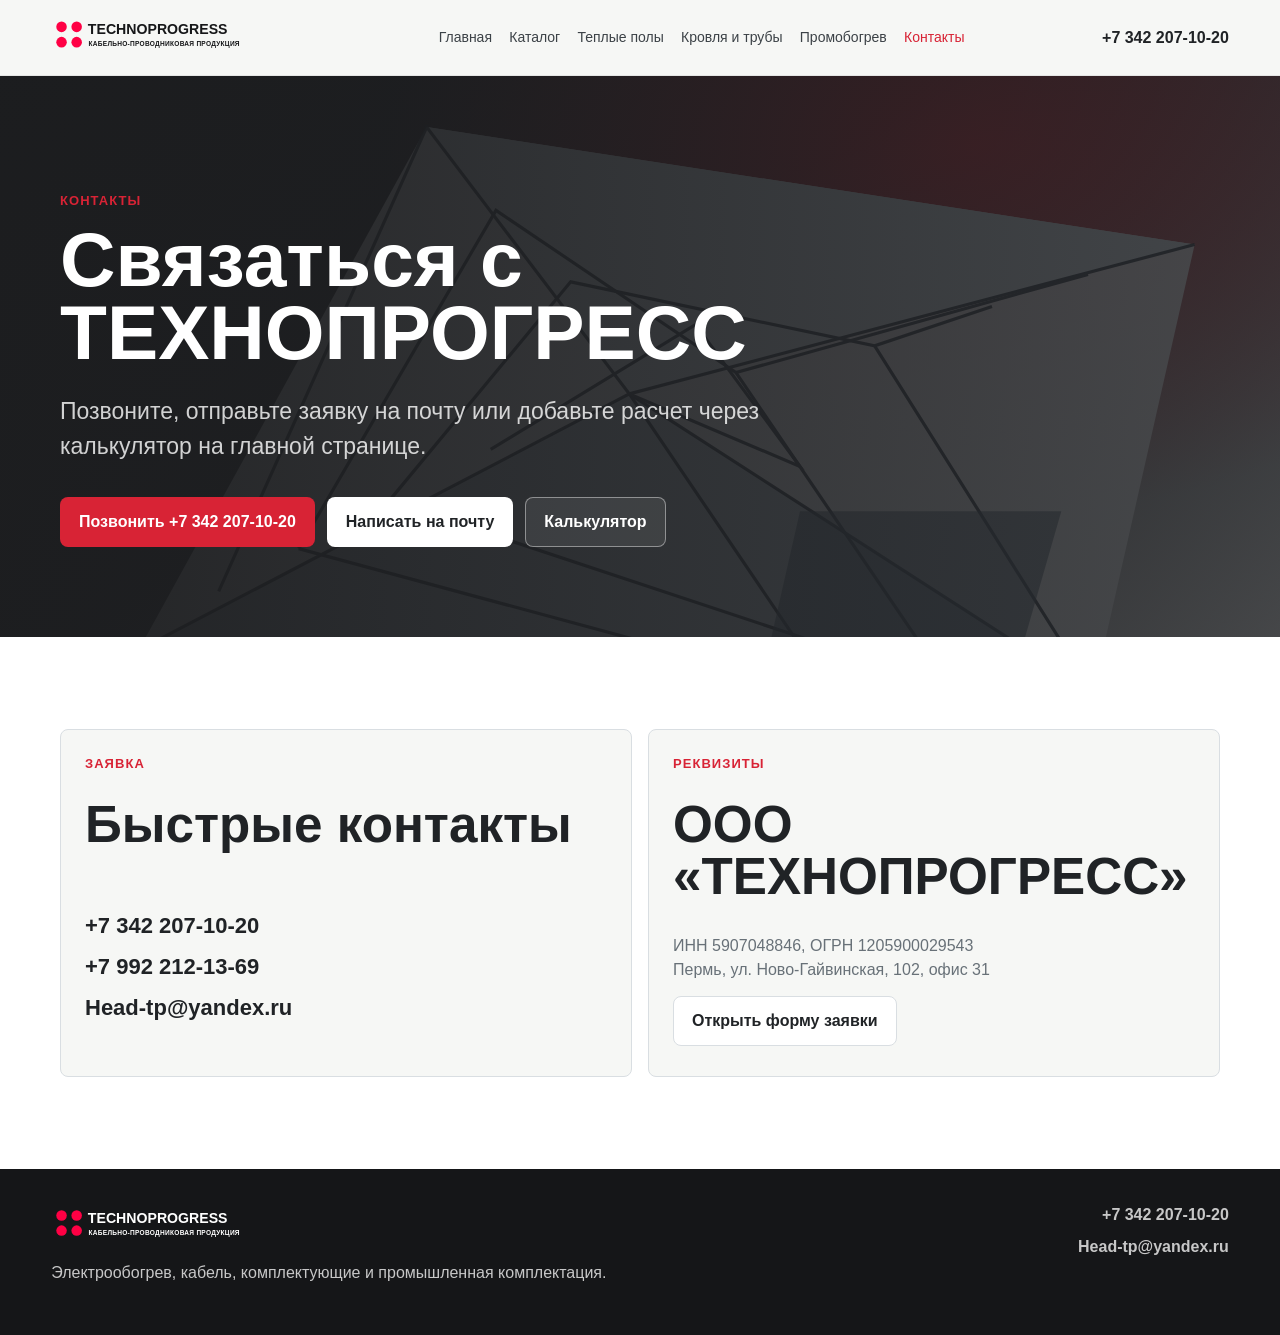
<file: contacts.html>
<!doctype html>
<html lang="ru">
  <head>
    <meta charset="utf-8">
    <meta name="viewport" content="width=device-width, initial-scale=1">
    <title>Контакты ТЕХНОПРОГРЕСС - заявка и обратный звонок</title>
    <meta name="description" content="Телефон, почта, адрес и реквизиты ТЕХНОПРОГРЕСС для заявки на системы электрообогрева.">
    <link rel="stylesheet" href="styles.css">
  </head>
  <body class="inner-page">
    <header class="site-header">
      <a class="brand" href="index.html" aria-label="ТЕХНОПРОГРЕСС">
        <img src="assets/logo-black.svg" alt="ТЕХНОПРОГРЕСС">
      </a>
      <nav class="nav-links" aria-label="Основная навигация">
        <a class="" href="index.html">Главная</a><a class="" href="catalog.html">Каталог</a><a class="" href="floor.html">Теплые полы</a><a class="" href="architecture.html">Кровля и трубы</a><a class="" href="industry.html">Промобогрев</a><a class="active" href="contacts.html">Контакты</a>
      </nav>
      <a class="header-phone" href="tel:+73422071020" aria-label="Позвонить в ТЕХНОПРОГРЕСС">+7 342 207-10-20</a>
    </header>
    <main id="top">
      <section class="page-hero contact-hero">
        <div class="section-inner page-hero-inner">
          <p class="eyebrow">Контакты</p>
          <h1>Связаться с ТЕХНОПРОГРЕСС</h1>
          <p>Позвоните, отправьте заявку на почту или добавьте расчет через калькулятор на главной странице.</p>
          <div class="hero-actions">
            <a class="button primary" href="tel:+73422071020">Позвонить +7 342 207-10-20</a>
            <a class="button light" href="mailto:Head-tp@yandex.ru?subject=Заявка%20с%20сайта%20ТЕХНОПРОГРЕСС">Написать на почту</a>
            <a class="button ghost" href="index.html#calculator">Калькулятор</a>
          </div>
        </div>
      </section>
      <section class="section contact-page-section">
        <div class="section-inner contact-page-grid">
          <div class="contact-card">
            <p class="section-kicker">Заявка</p>
            <h2>Быстрые контакты</h2>
            <div class="contact-stack dark">
              <a href="tel:+73422071020">+7 342 207-10-20</a>
              <a href="tel:+79922121369">+7 992 212-13-69</a>
              <a href="mailto:Head-tp@yandex.ru">Head-tp@yandex.ru</a>
            </div>
          </div>
          <div class="contact-card">
            <p class="section-kicker">Реквизиты</p>
            <h2>ООО «ТЕХНОПРОГРЕСС»</h2>
            <address>
              ИНН 5907048846, ОГРН 1205900029543<br>
              Пермь, ул. Ново-Гайвинская, 102, офис 31
            </address>
            <a class="button secondary" href="index.html#request">Открыть форму заявки</a>
          </div>
        </div>
      </section>
    </main>
    <footer class="site-footer">
      <div>
        <img src="assets/logo-white.svg" alt="ТЕХНОПРОГРЕСС">
        <p>Электрообогрев, кабель, комплектующие и промышленная комплектация.</p>
      </div>
      <div>
        <a href="tel:+73422071020">+7 342 207-10-20</a>
        <a href="mailto:Head-tp@yandex.ru">Head-tp@yandex.ru</a>
      </div>
    </footer>
  </body>
</html>
</file>
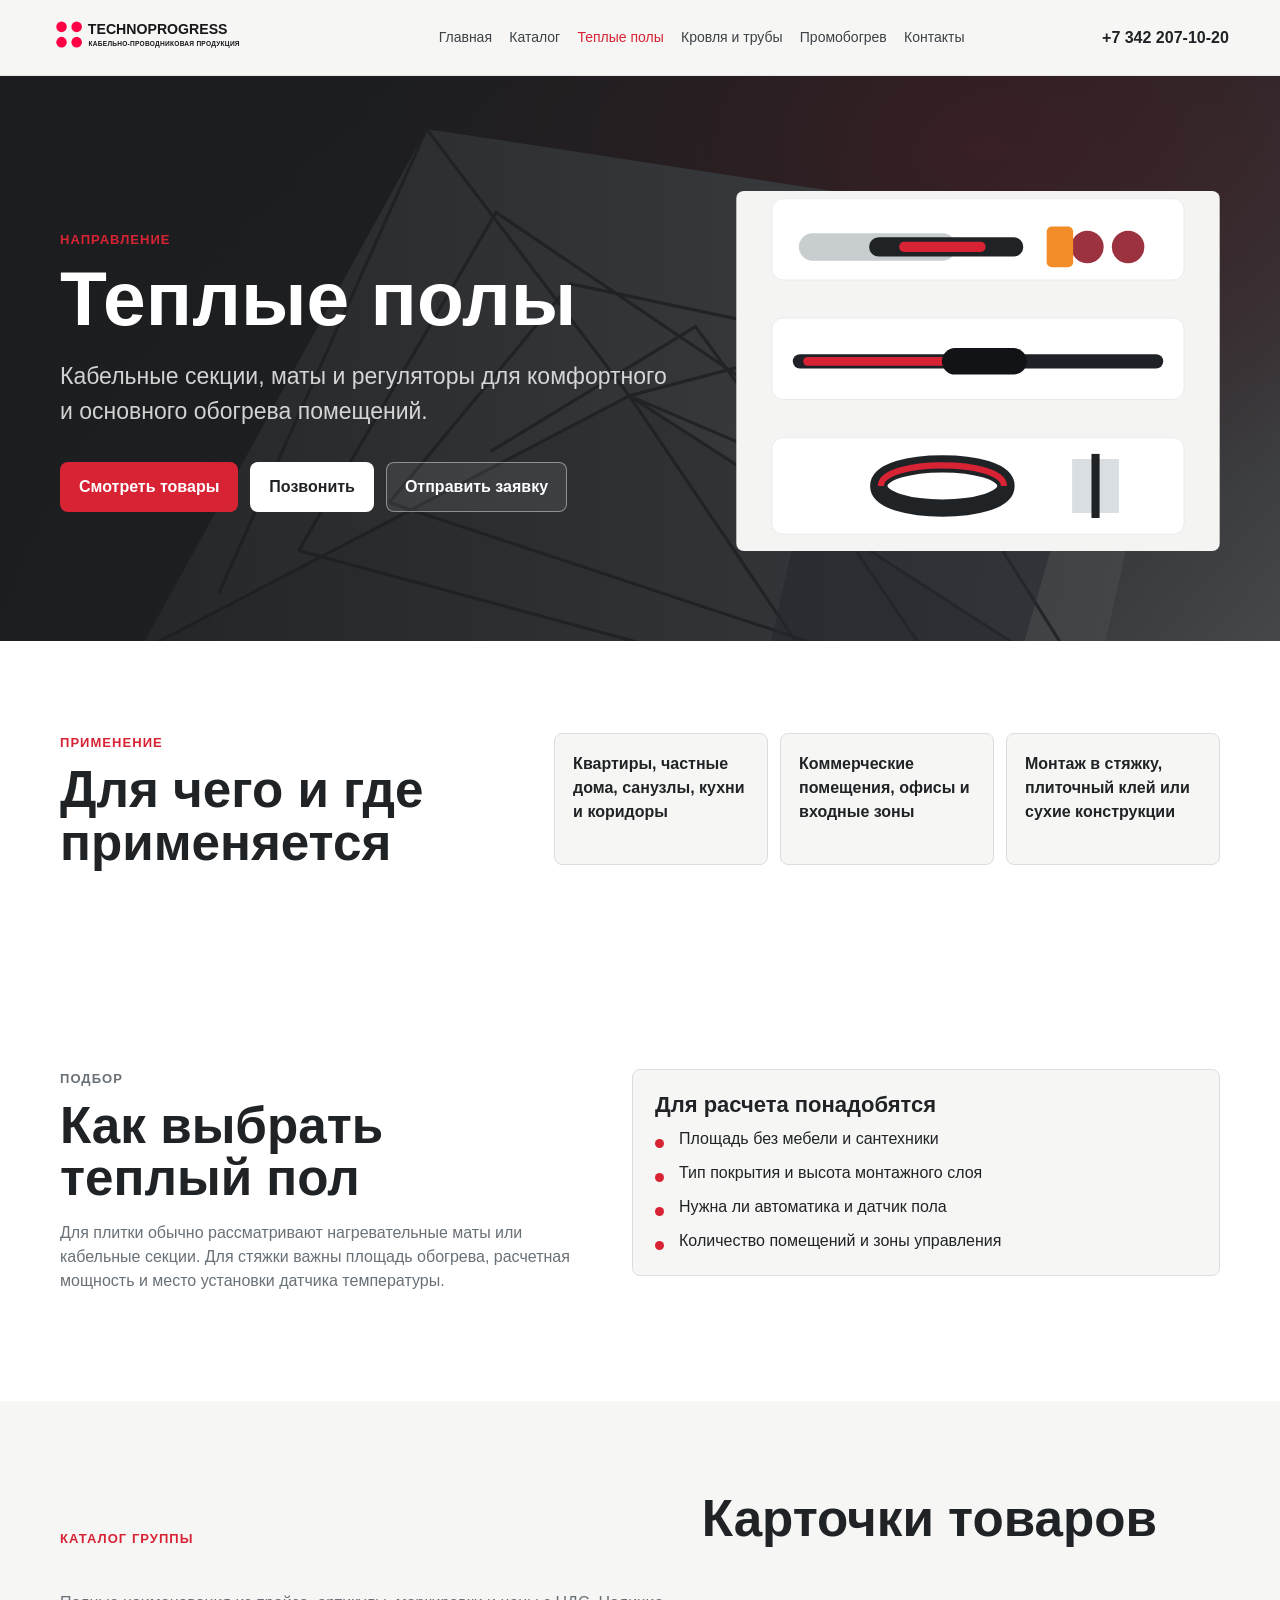
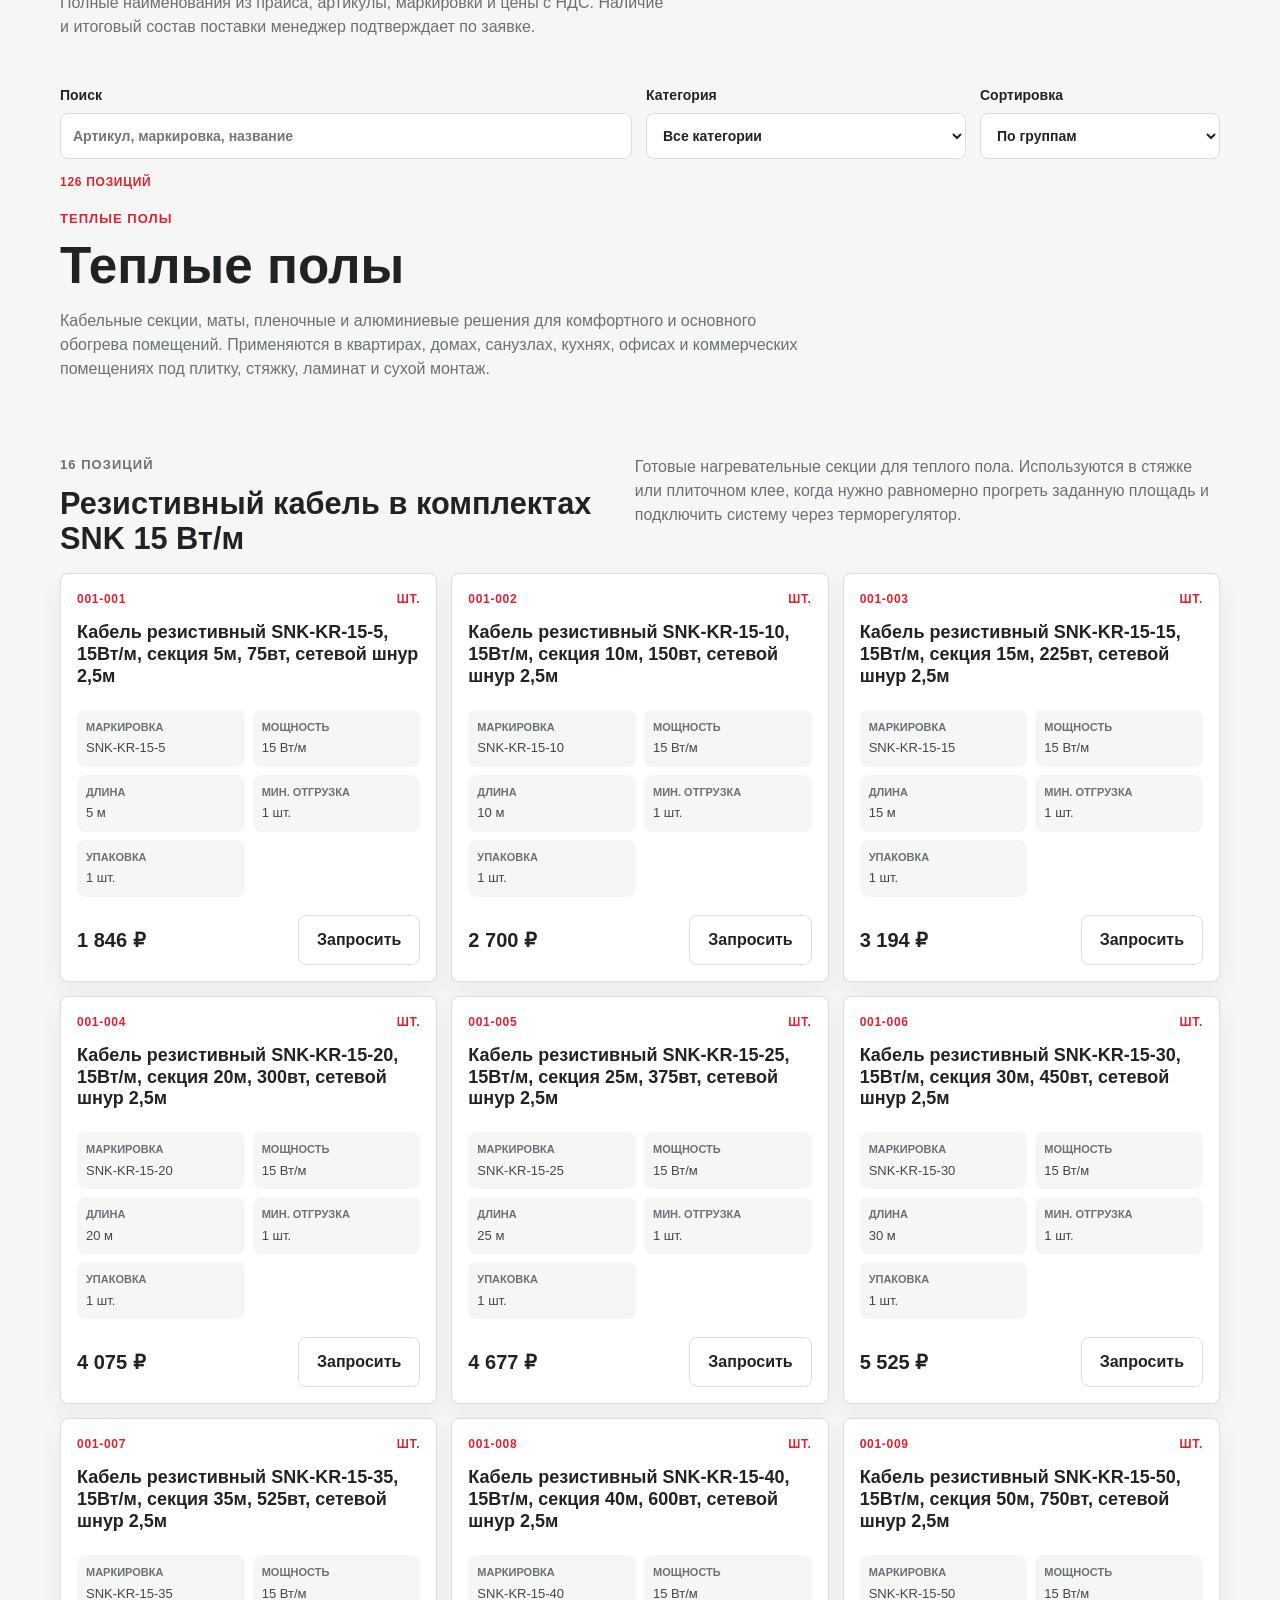
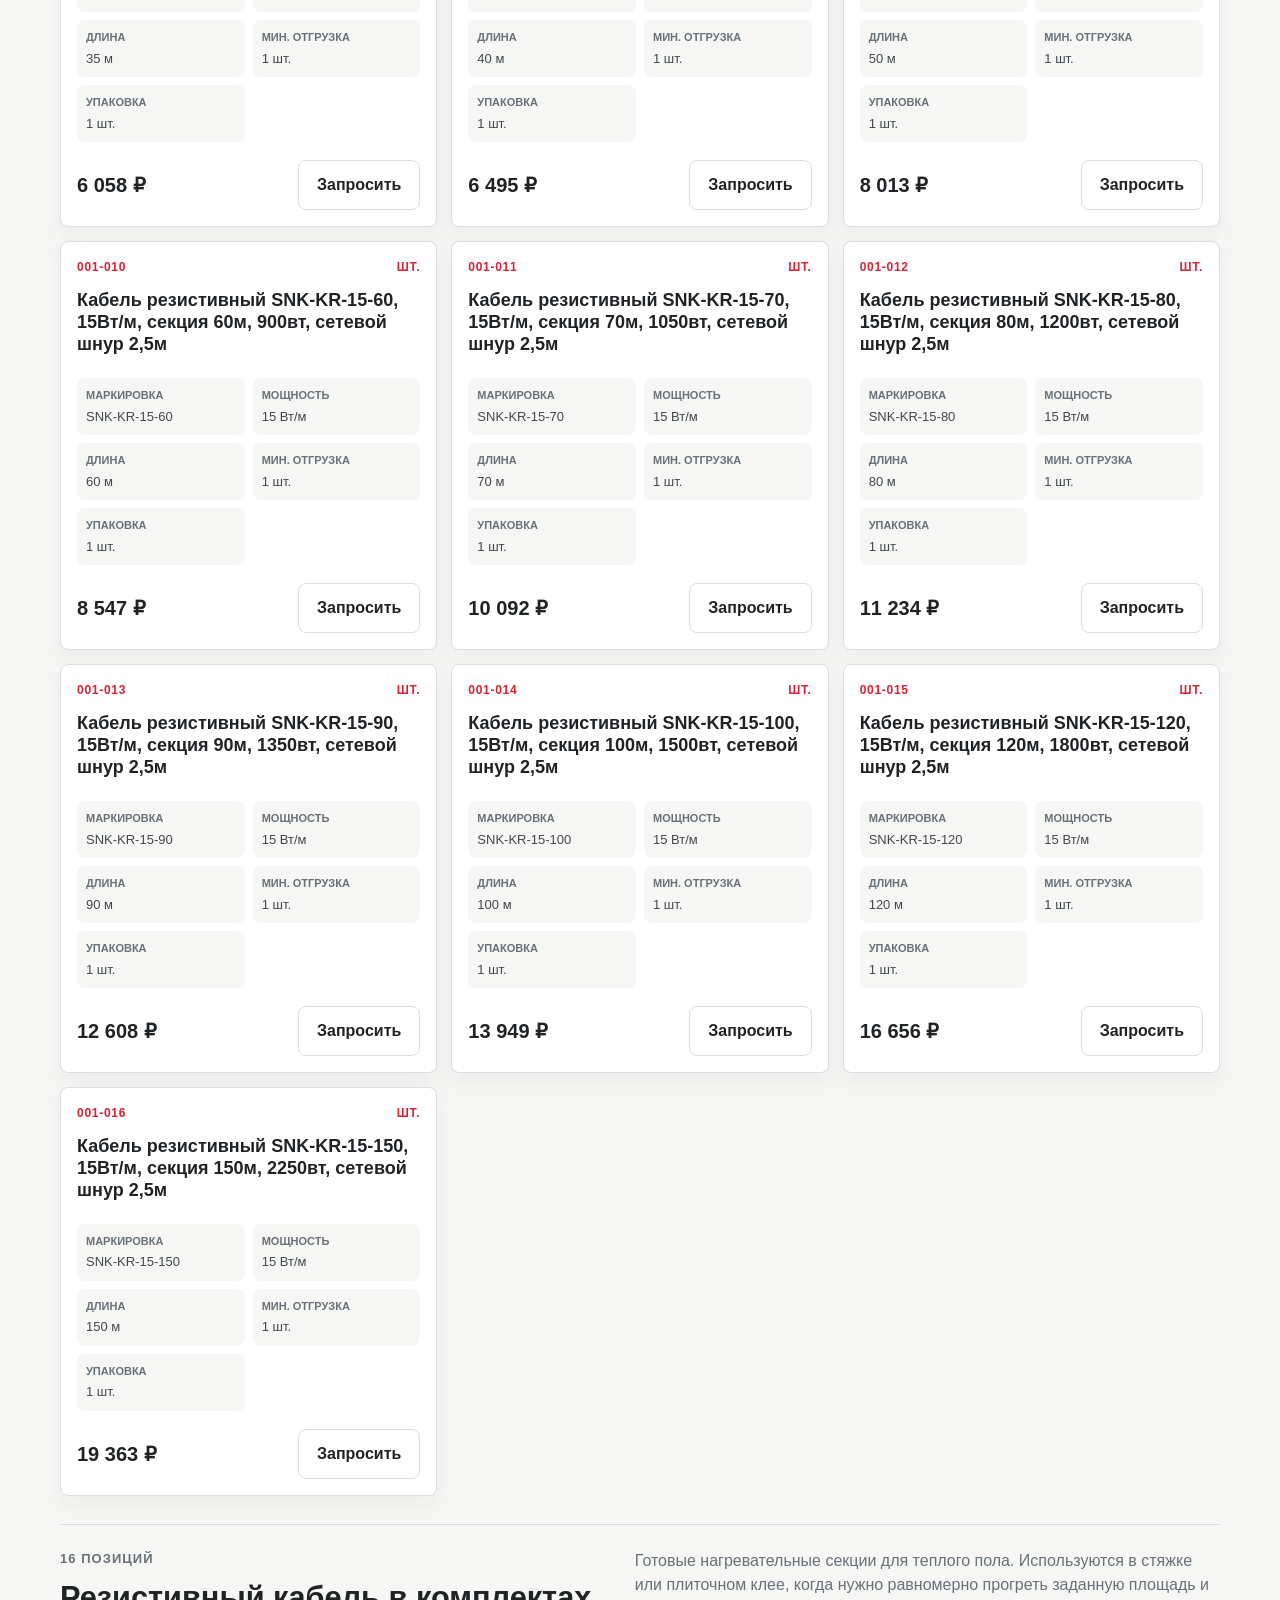
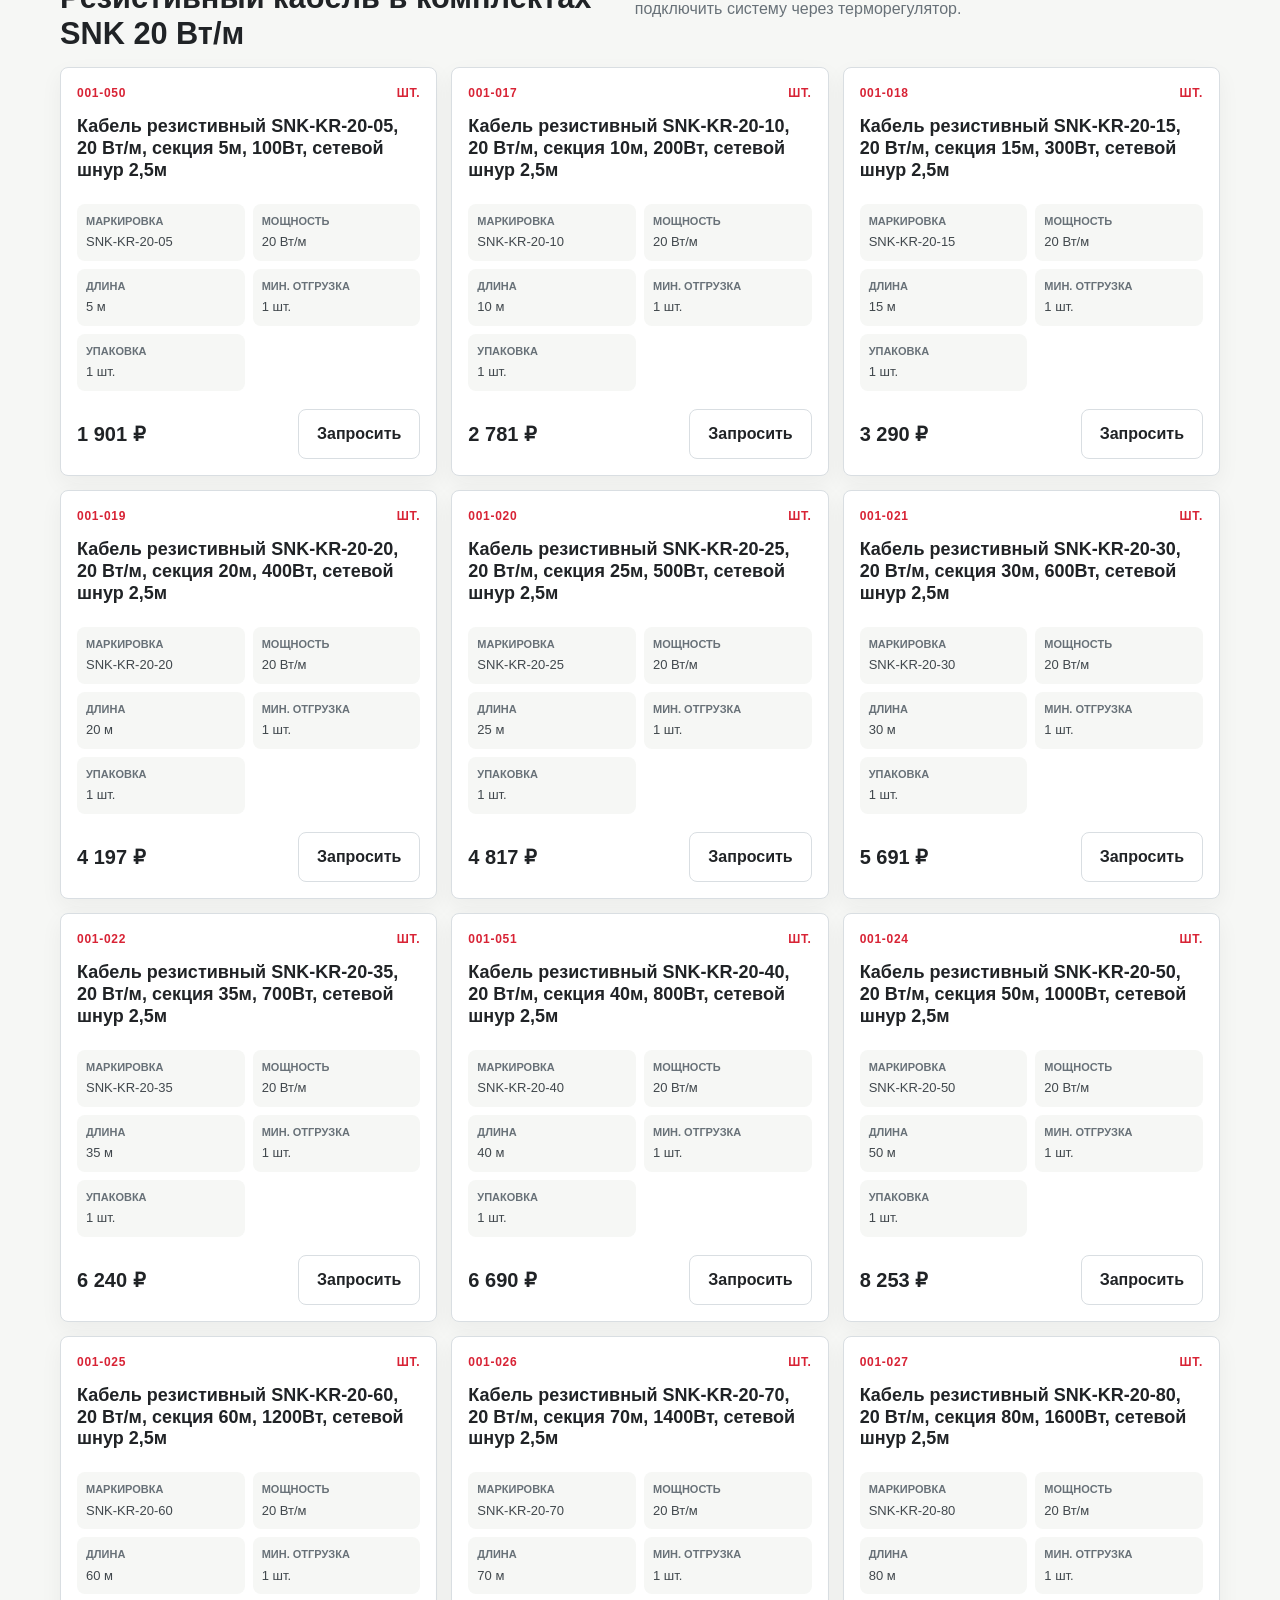
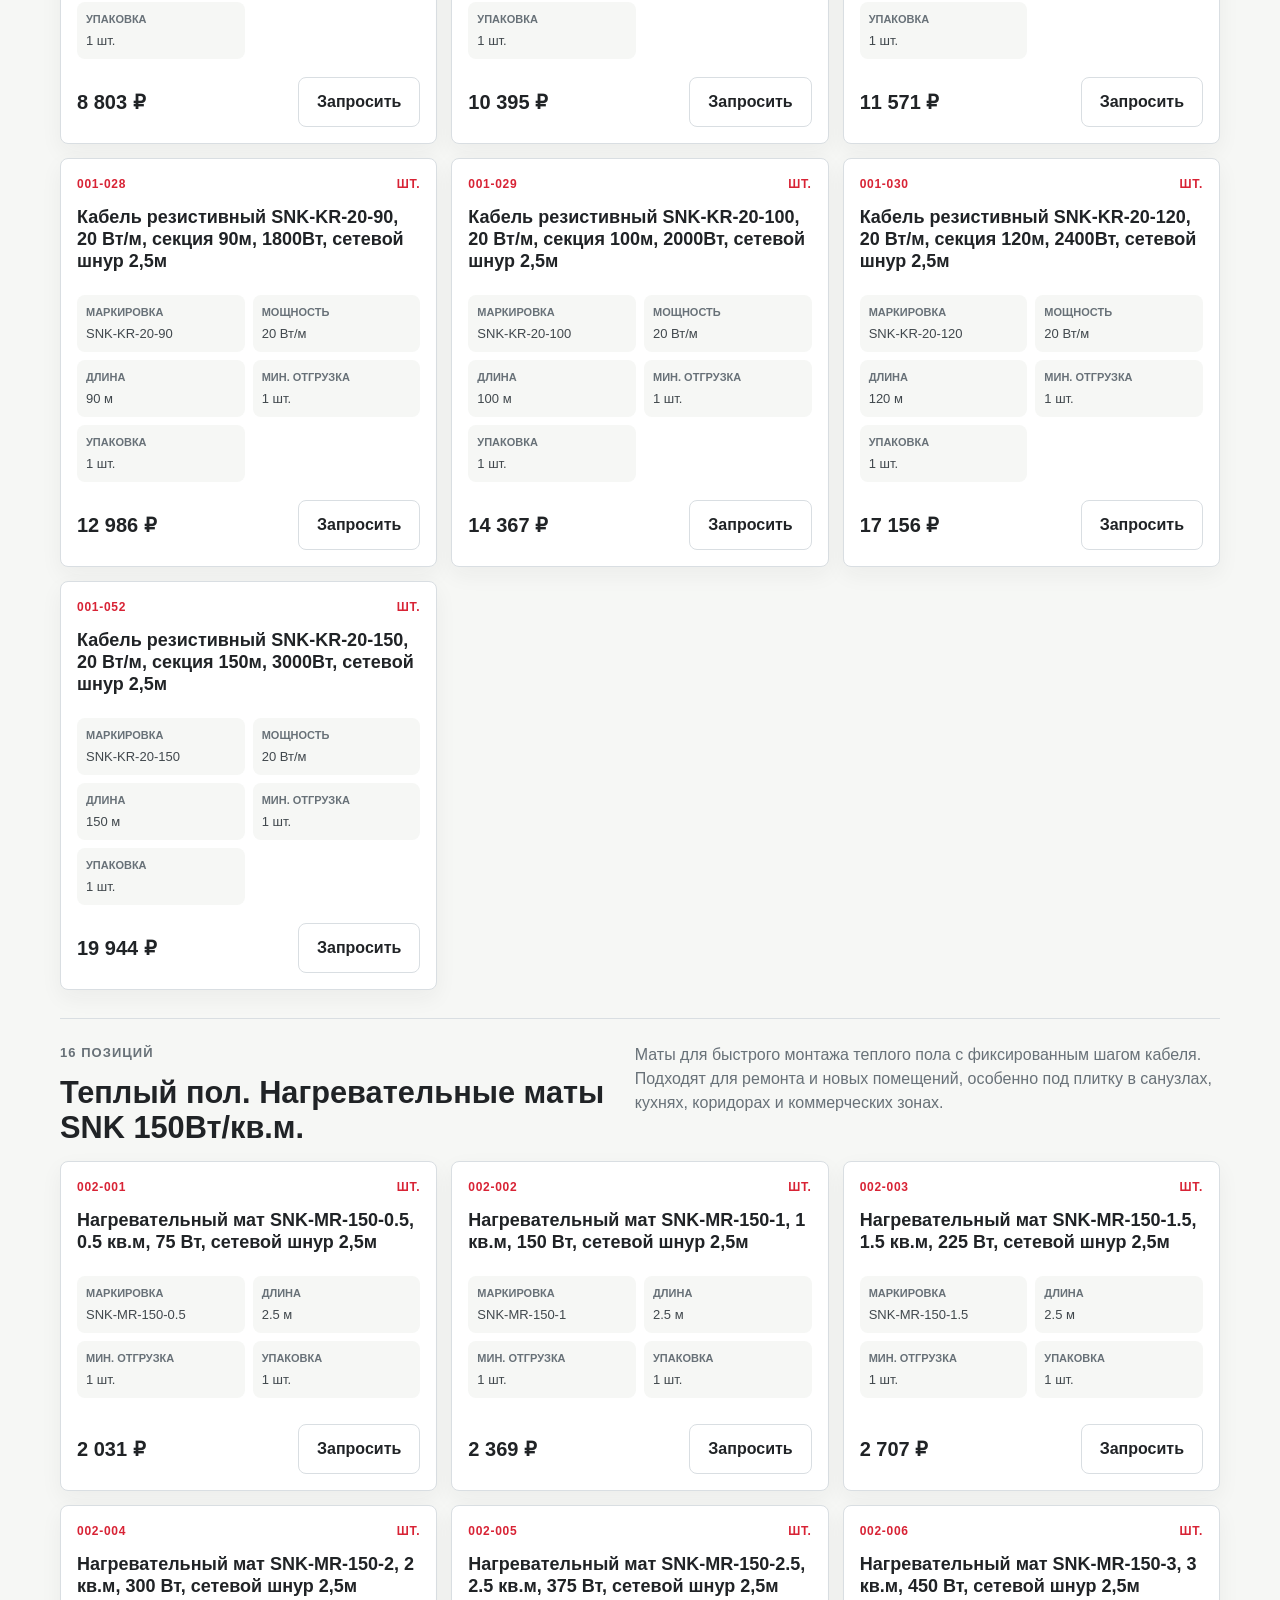
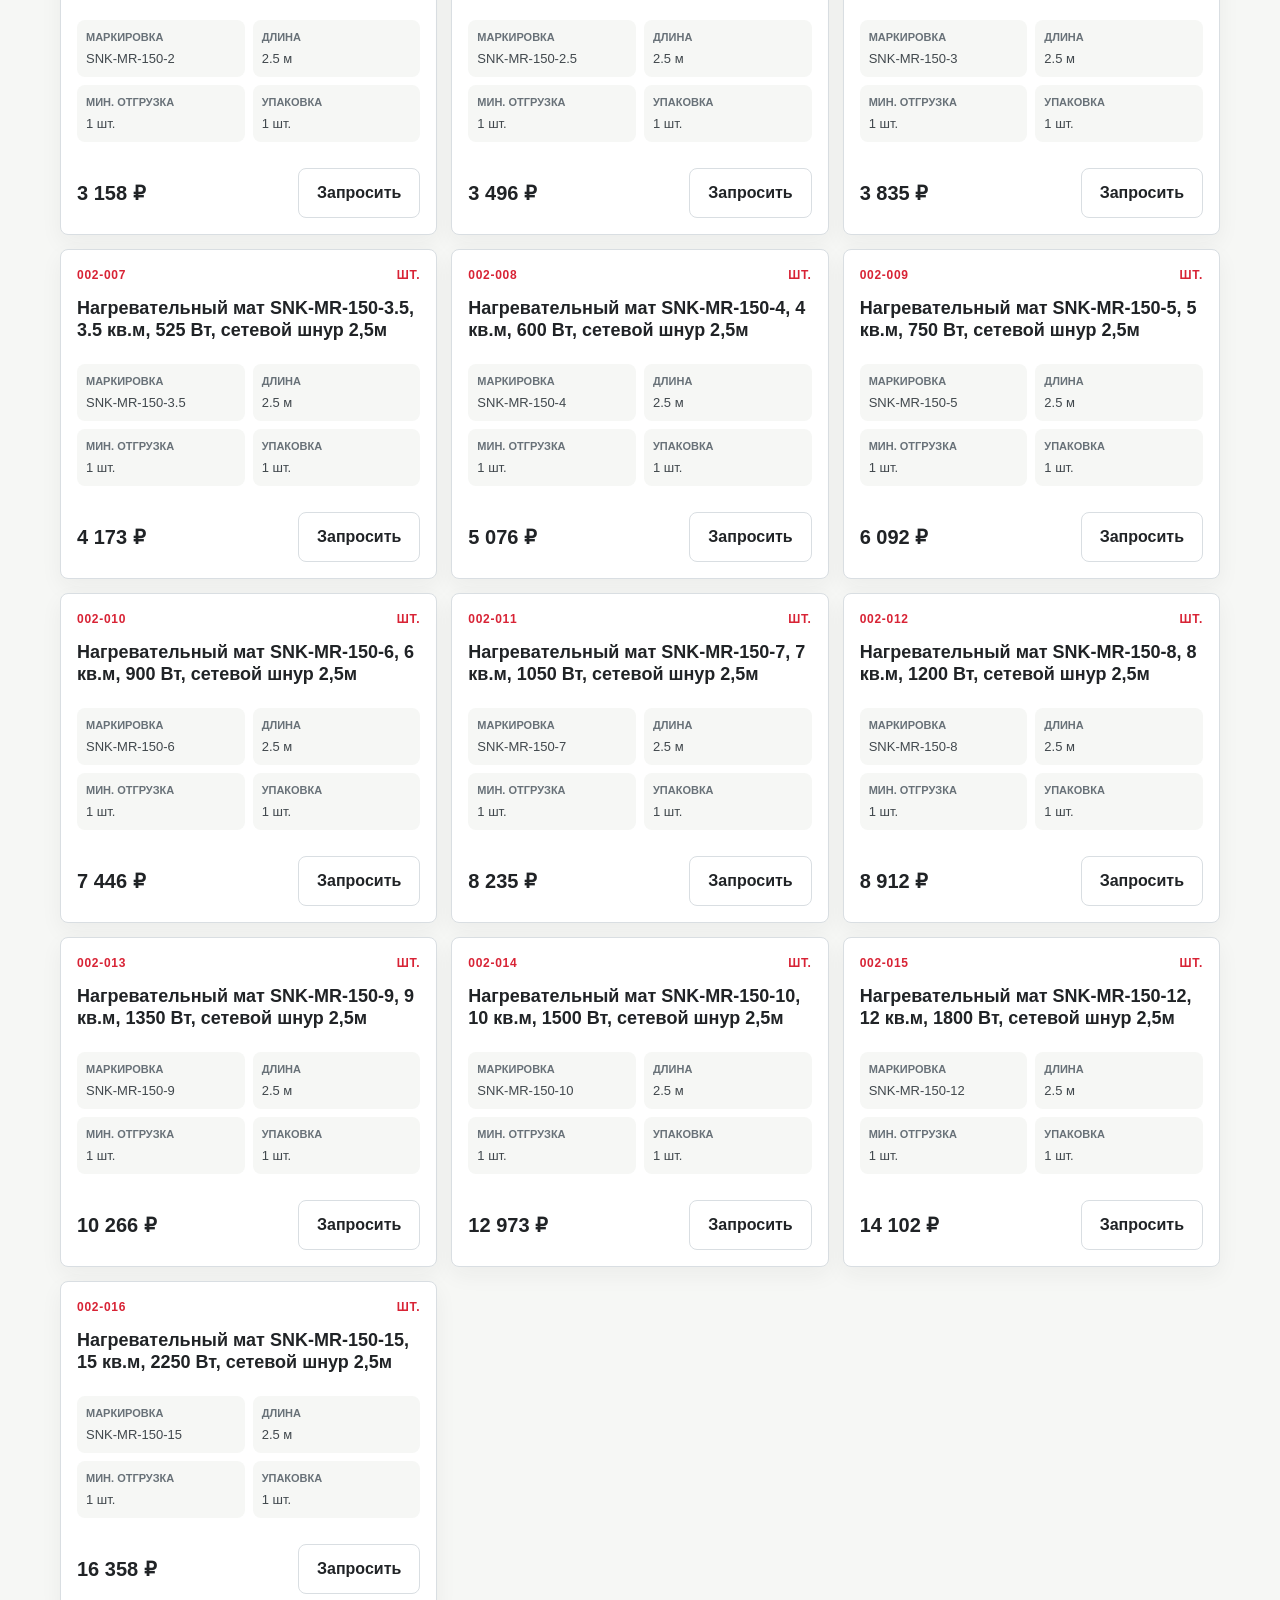
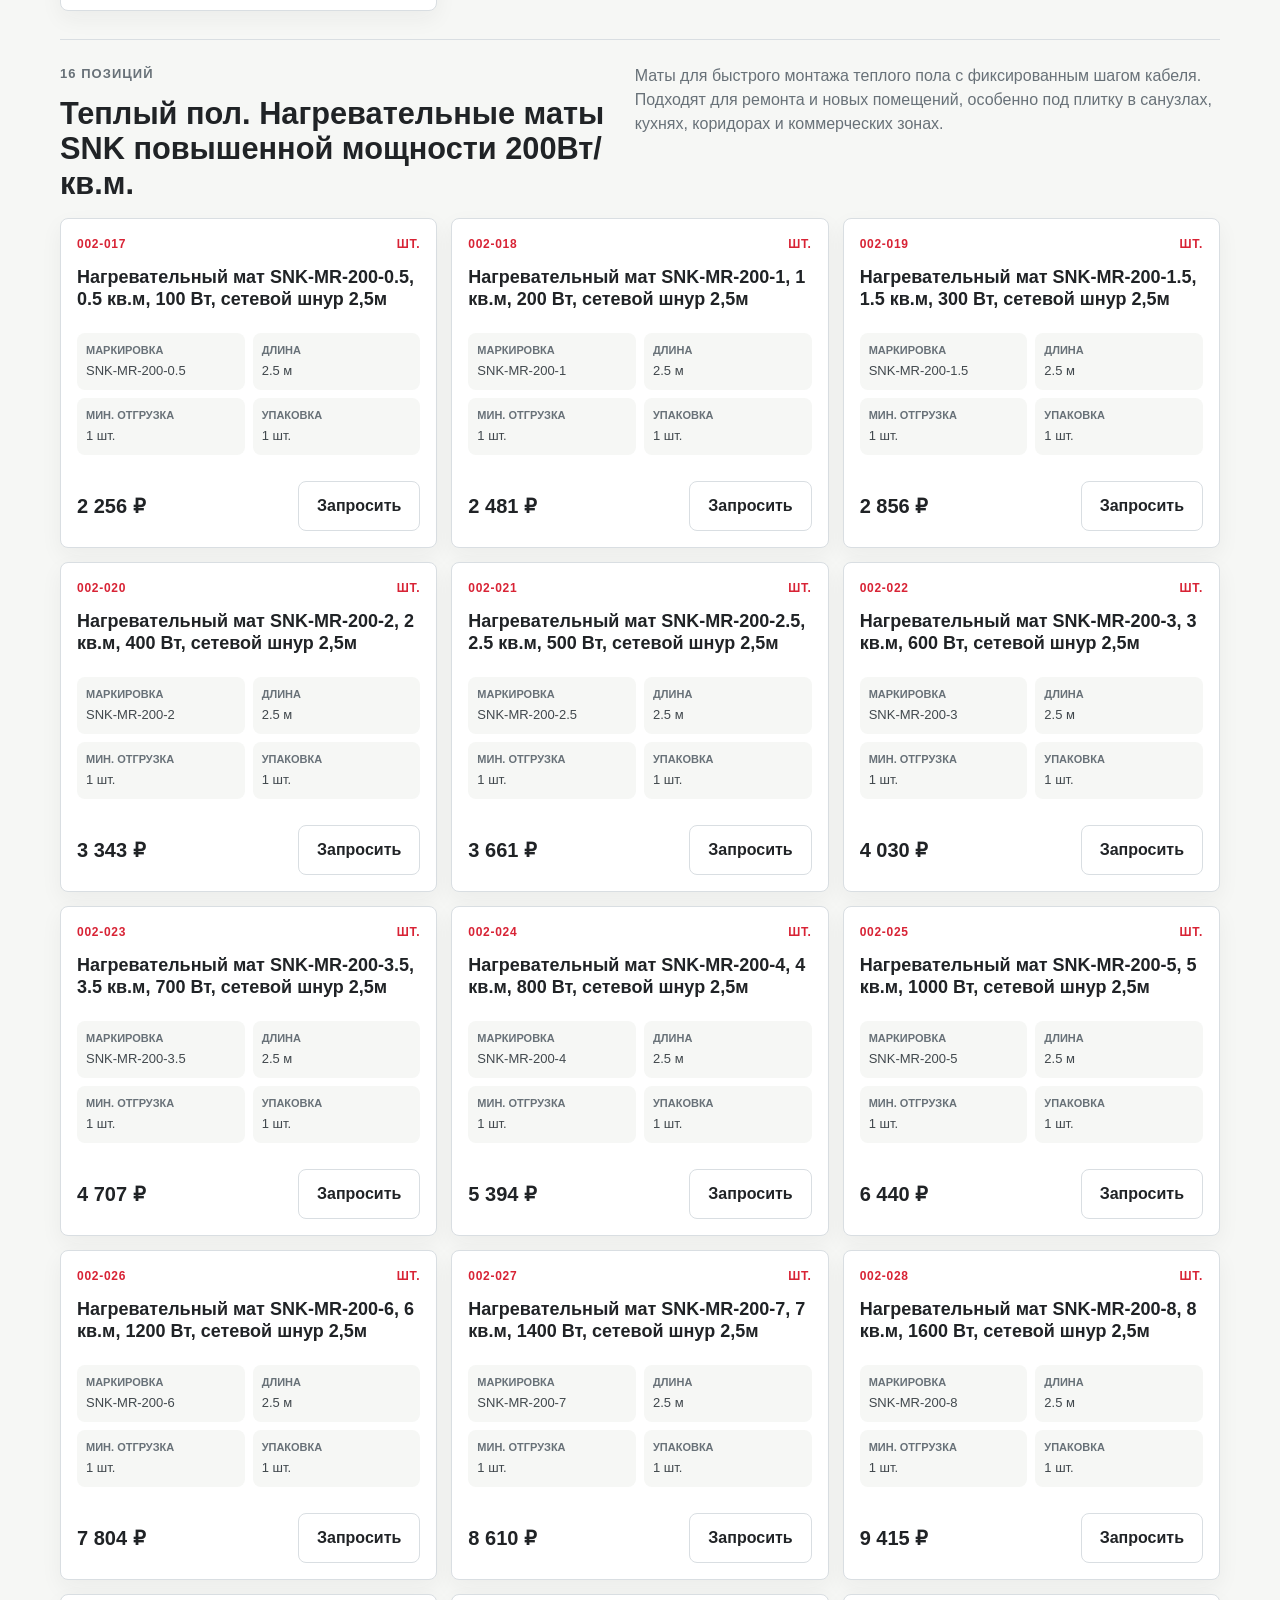
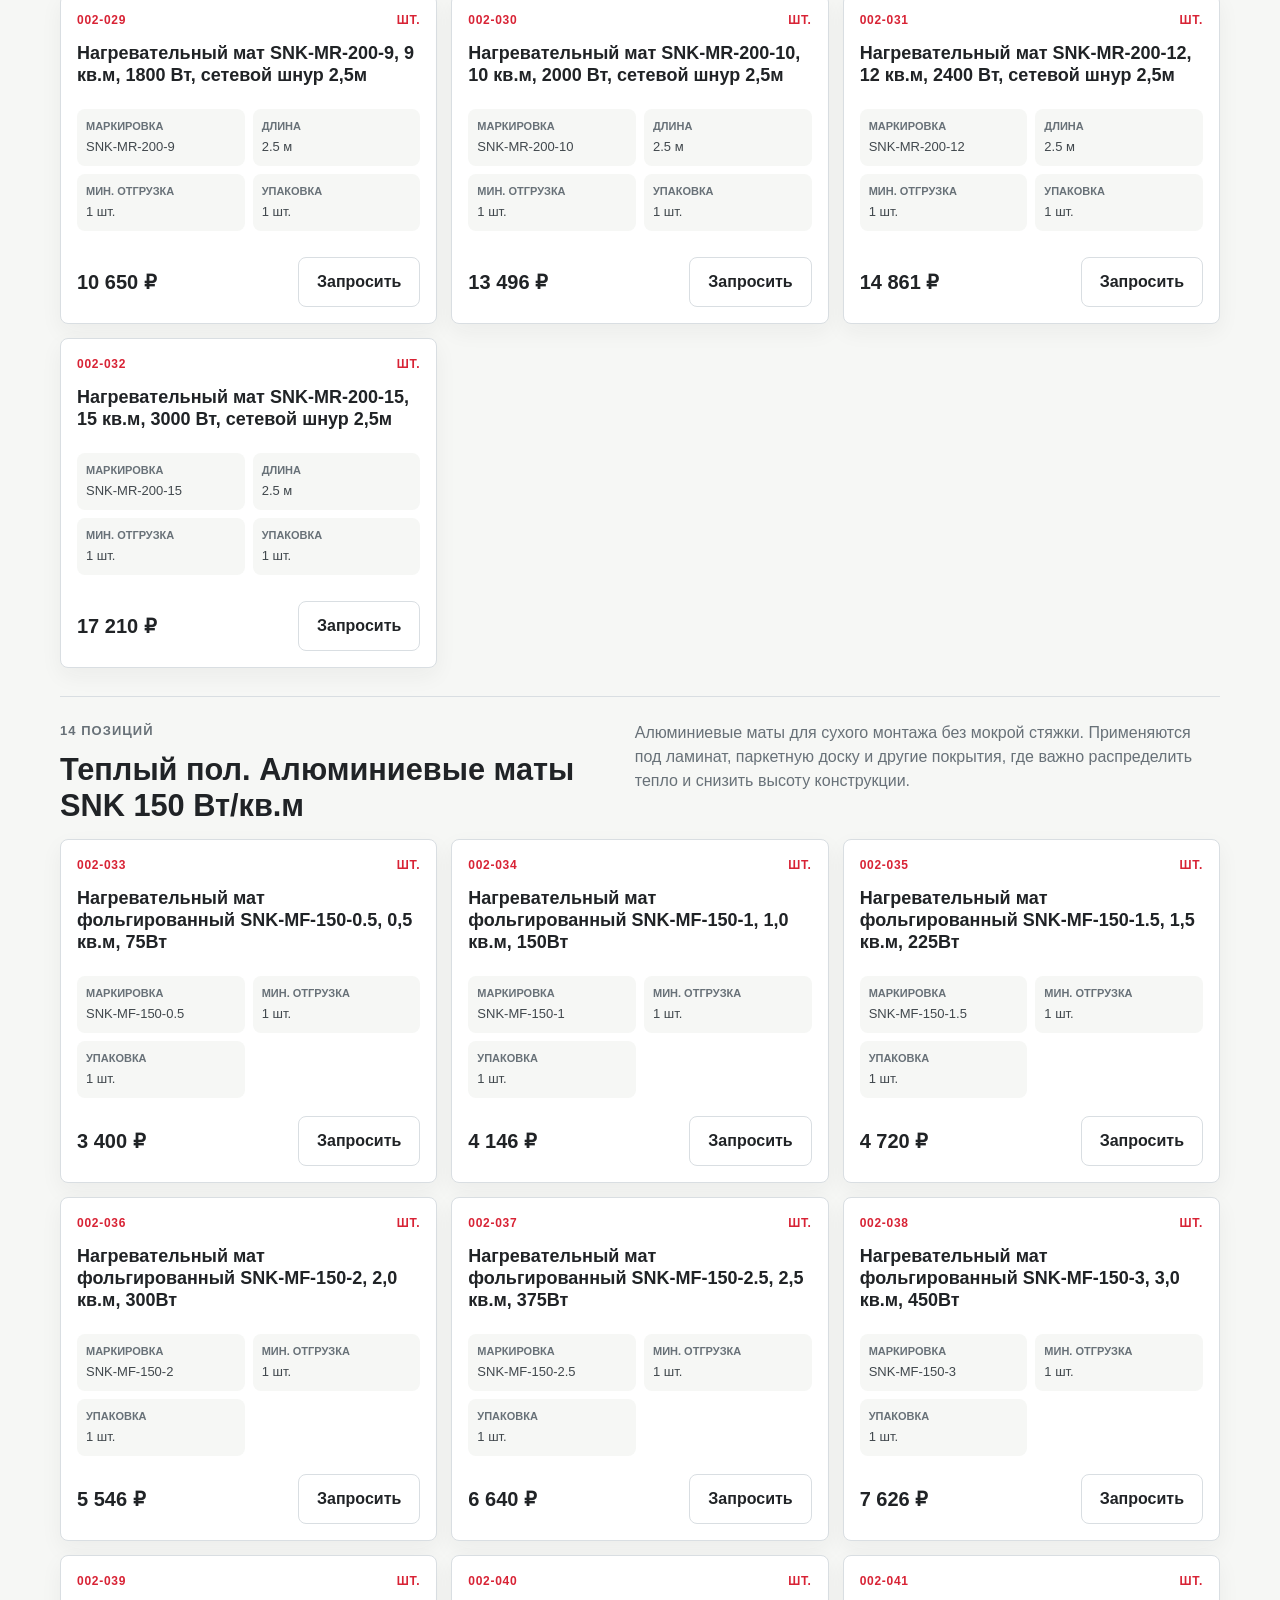
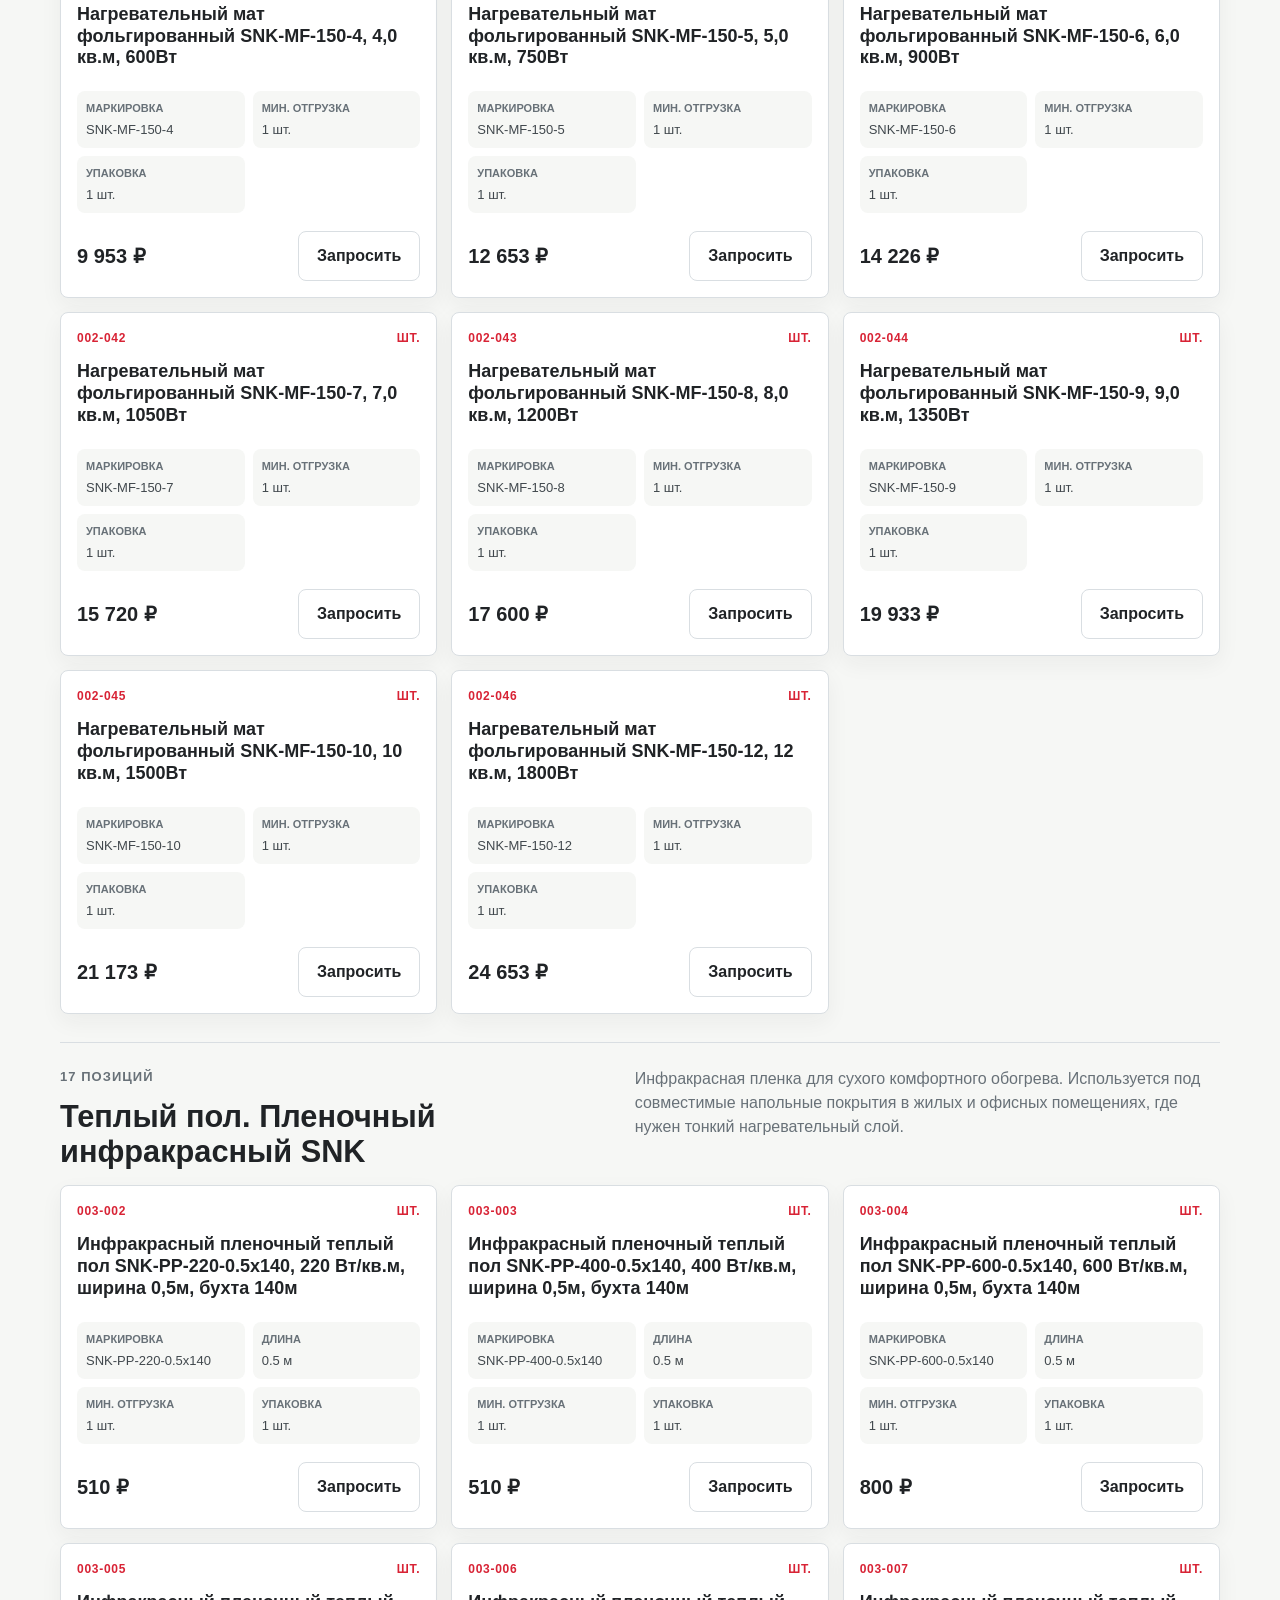
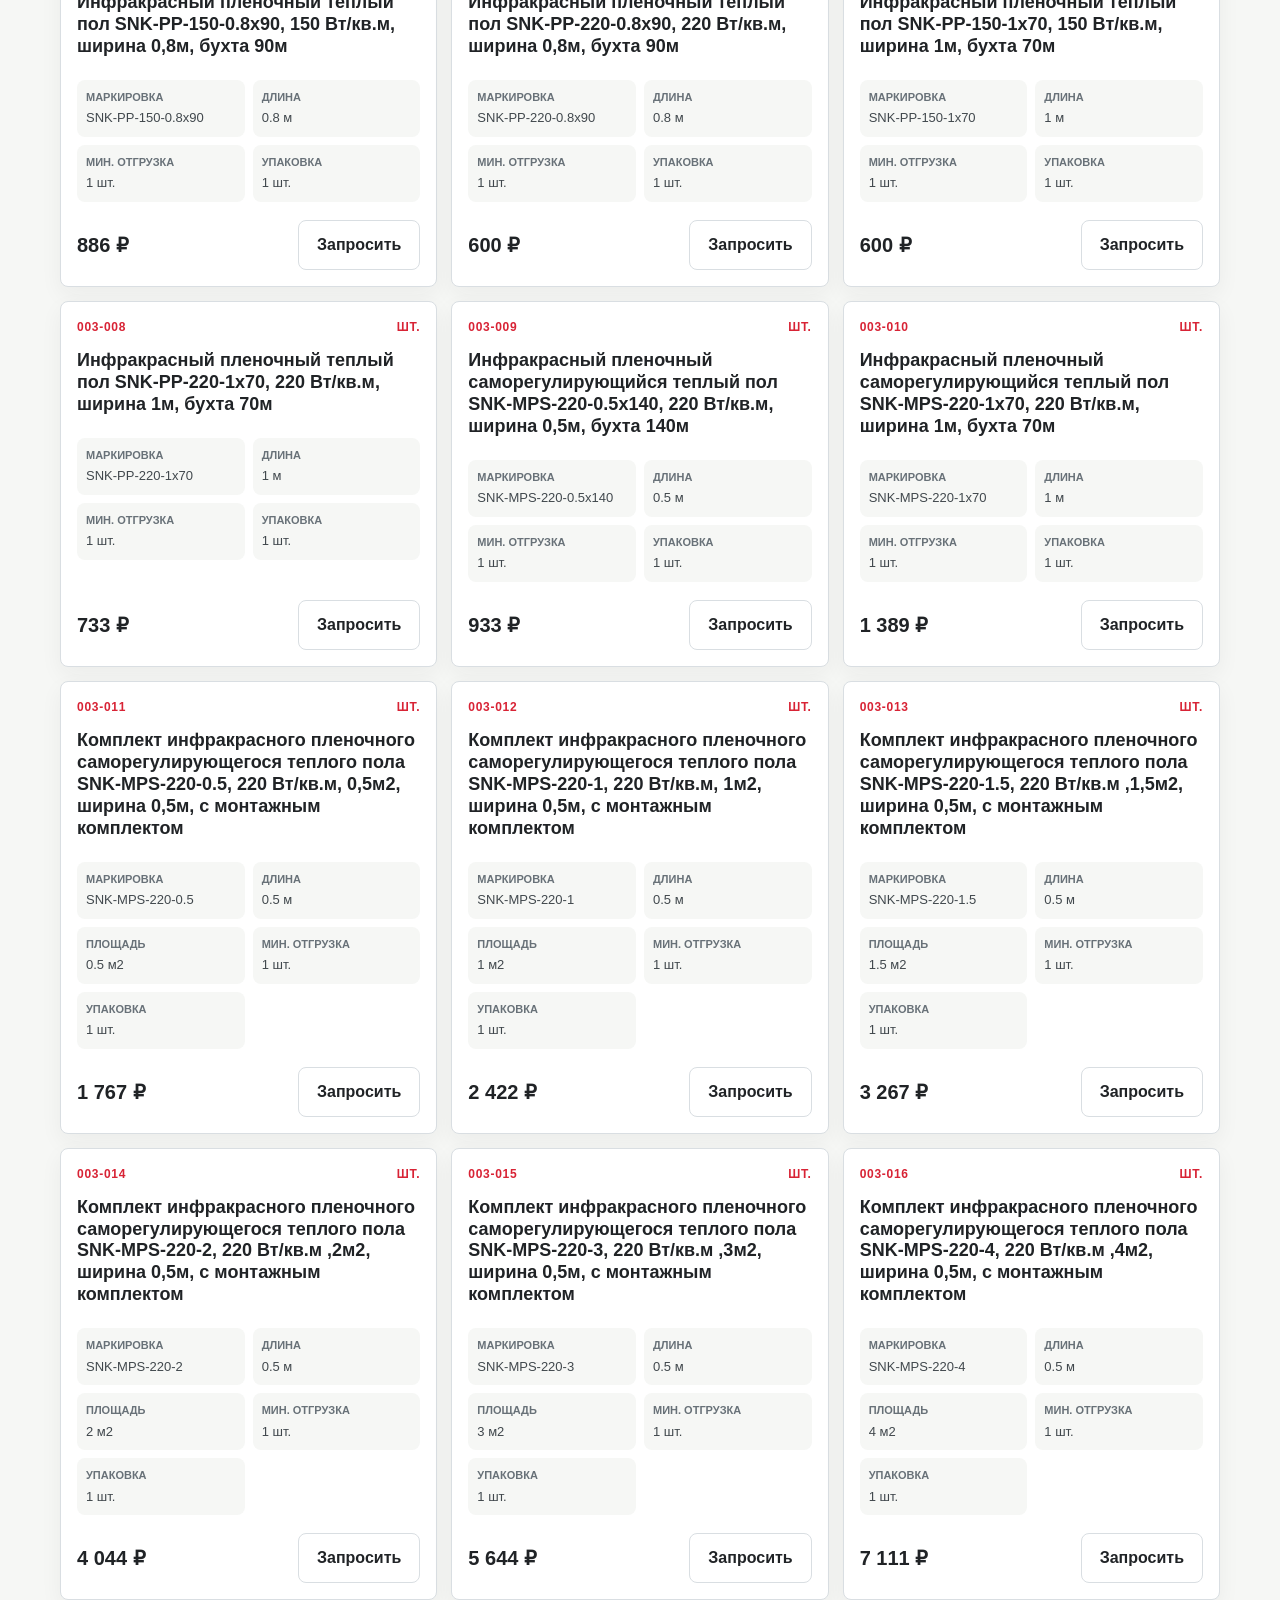
<file: floor.html>
<!doctype html>
<html lang="ru">
  <head>
    <meta charset="utf-8">
    <meta name="viewport" content="width=device-width, initial-scale=1">
    <title>Теплые полы ТЕХНОПРОГРЕСС - кабели, маты и терморегуляторы</title>
    <meta name="description" content="Теплые полы: резистивные кабели, нагревательные маты, пленочные системы, алюминиевые маты, терморегуляторы и комплектующие.">
    <link rel="stylesheet" href="styles.css">
    <script src="data/products.js" defer></script>
    <script src="catalog.js" defer></script>
  </head>
  <body class="inner-page catalog-page" data-catalog-type="floor">
    <header class="site-header">
      <a class="brand" href="index.html" aria-label="ТЕХНОПРОГРЕСС">
        <img src="assets/logo-black.svg" alt="ТЕХНОПРОГРЕСС">
      </a>
      <nav class="nav-links" aria-label="Основная навигация">
        <a class="" href="index.html">Главная</a><a class="" href="catalog.html">Каталог</a><a class="active" href="floor.html">Теплые полы</a><a class="" href="architecture.html">Кровля и трубы</a><a class="" href="industry.html">Промобогрев</a><a class="" href="contacts.html">Контакты</a>
      </nav>
      <a class="header-phone" href="tel:+73422071020" aria-label="Позвонить в ТЕХНОПРОГРЕСС">+7 342 207-10-20</a>
    </header>
    <main id="top">
      <section class="page-hero split-hero">
        <div class="section-inner page-hero-inner split-hero-grid">
          <div>
            <p class="eyebrow">Направление</p>
            <h1>Теплые полы</h1>
            <p>Кабельные секции, маты и регуляторы для комфортного и основного обогрева помещений.</p>
            <div class="hero-actions">
              <a class="button primary" href="#catalog">Смотреть товары</a>
              <a class="button light" href="tel:+73422071020">Позвонить</a>
              <a class="button ghost" href="index.html#request">Отправить заявку</a>
            </div>
          </div>
          <img src="assets/cable-details.svg" alt="Теплые полы">
        </div>
      </section>

      <section class="section use-section">
        <div class="section-inner use-grid">
          <div>
            <p class="section-kicker">Применение</p>
            <h2>Для чего и где применяется</h2>
          </div>
          <ul class="use-list"><li>Квартиры, частные дома, санузлы, кухни и коридоры</li><li>Коммерческие помещения, офисы и входные зоны</li><li>Монтаж в стяжку, плиточный клей или сухие конструкции</li></ul>
        </div>
      </section>

      <section class="section guide-section">
        <div class="section-inner guide-grid">
          <article>
            <p class="section-kicker">Подбор</p>
            <h2>Как выбрать теплый пол</h2>
            <p>Для плитки обычно рассматривают нагревательные маты или кабельные секции. Для стяжки важны площадь обогрева, расчетная мощность и место установки датчика температуры.</p>
          </article>
          <article class="note-panel">
            <h3>Для расчета понадобятся</h3>
            <ul class="check-list">
              <li>Площадь без мебели и сантехники</li>
              <li>Тип покрытия и высота монтажного слоя</li>
              <li>Нужна ли автоматика и датчик пола</li>
              <li>Количество помещений и зоны управления</li>
            </ul>
          </article>
        </div>
      </section>

      <section class="section catalog-section" id="catalog">
        <div class="section-inner">
          <div class="section-head">
            <p class="section-kicker">Каталог группы</p>
            <h2>Карточки товаров</h2>
            <p>Полные наименования из прайса, артикулы, маркировки и цены с НДС. Наличие и итоговый состав поставки менеджер подтверждает по заявке.</p>
          </div>
          <div class="catalog-controls direction-controls">
            <label>Поиск <input id="catalogSearch" type="search" placeholder="Артикул, маркировка, название"></label>
            <label>Категория <select id="catalogCategoryFilter"></select></label>
            <label>
              Сортировка
              <select id="catalogSort">
                <option value="default">По группам</option>
                <option value="price-asc">Сначала дешевле</option>
                <option value="price-desc">Сначала дороже</option>
                <option value="name">По названию</option>
              </select>
            </label>
          </div>
          <div class="catalog-count" id="catalogCount">0 позиций</div>
          <div class="catalog-grid" id="catalogGrid"></div>
        </div>
      </section>
    </main>
    <footer class="site-footer">
      <div>
        <img src="assets/logo-white.svg" alt="ТЕХНОПРОГРЕСС">
        <p>Электрообогрев, кабель, комплектующие и промышленная комплектация.</p>
      </div>
      <div>
        <a href="tel:+73422071020">+7 342 207-10-20</a>
        <a href="mailto:Head-tp@yandex.ru">Head-tp@yandex.ru</a>
      </div>
    </footer>
  </body>
</html>
</file>
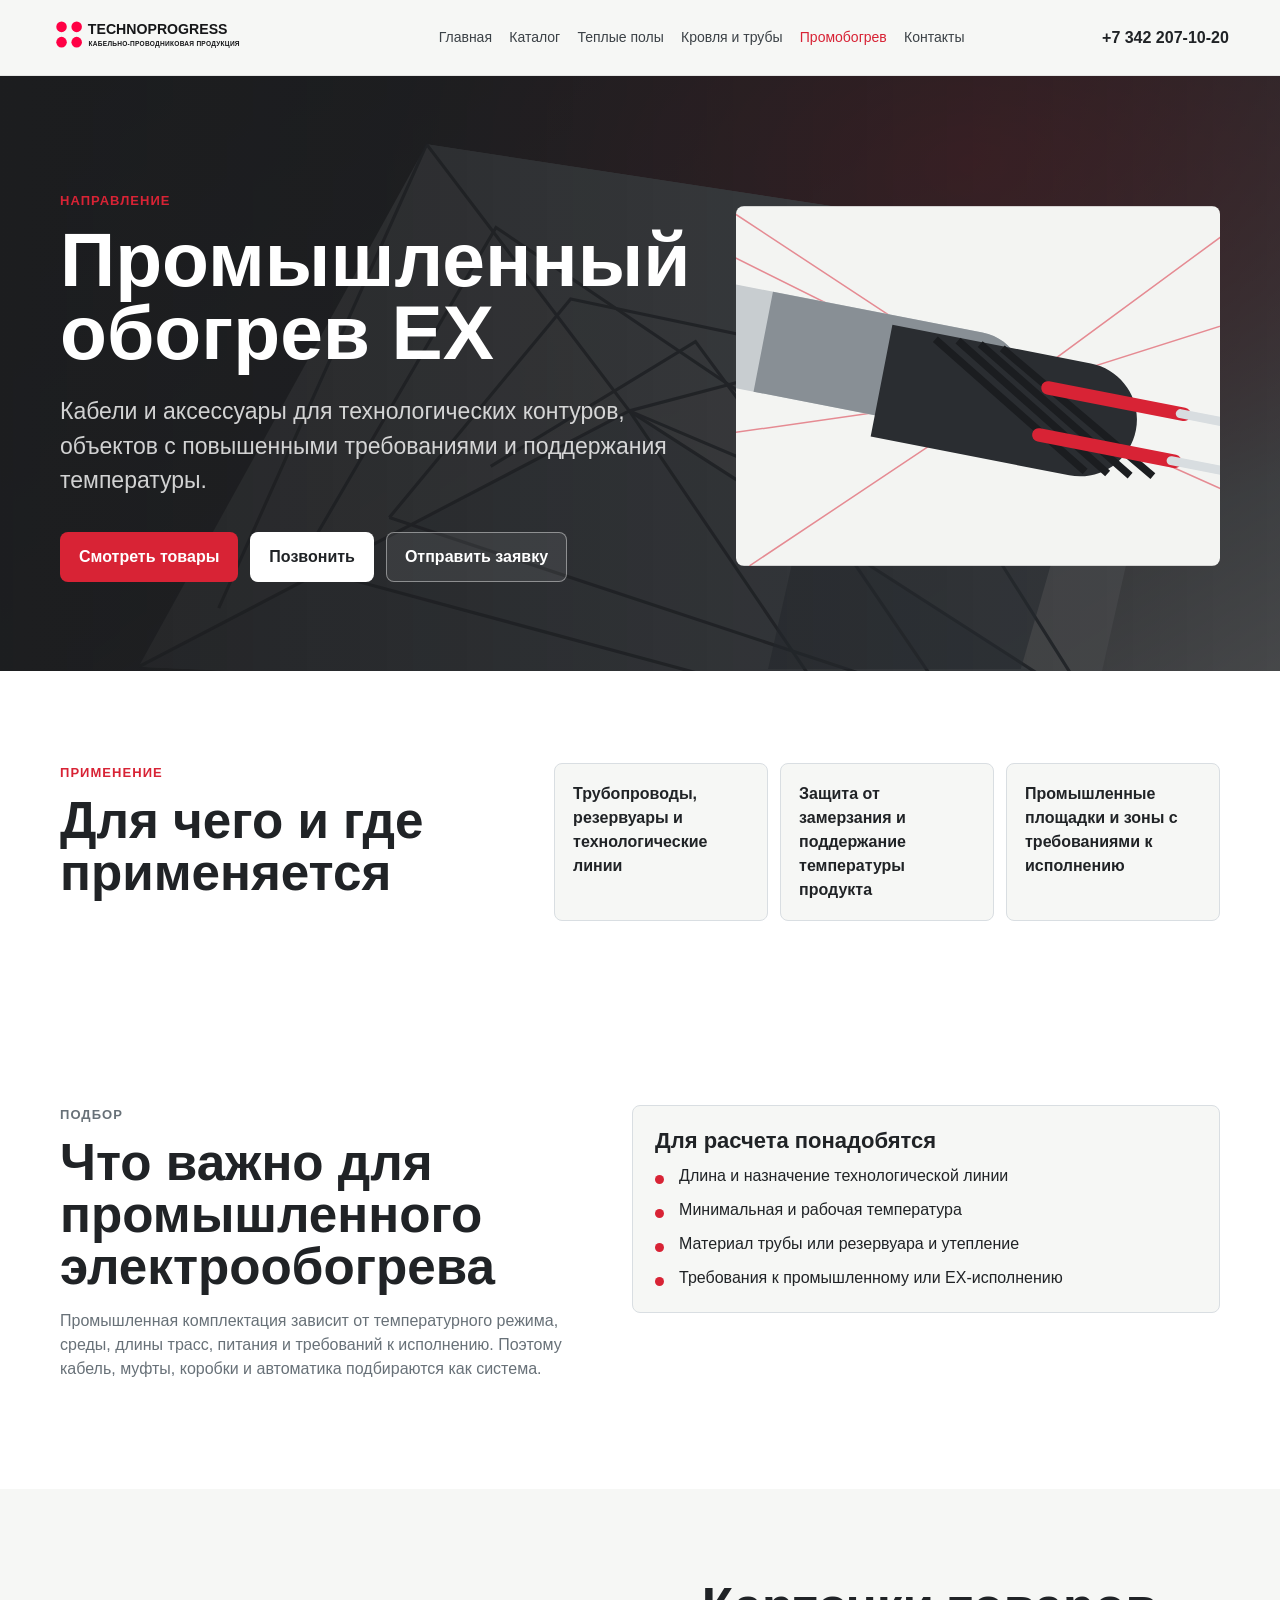
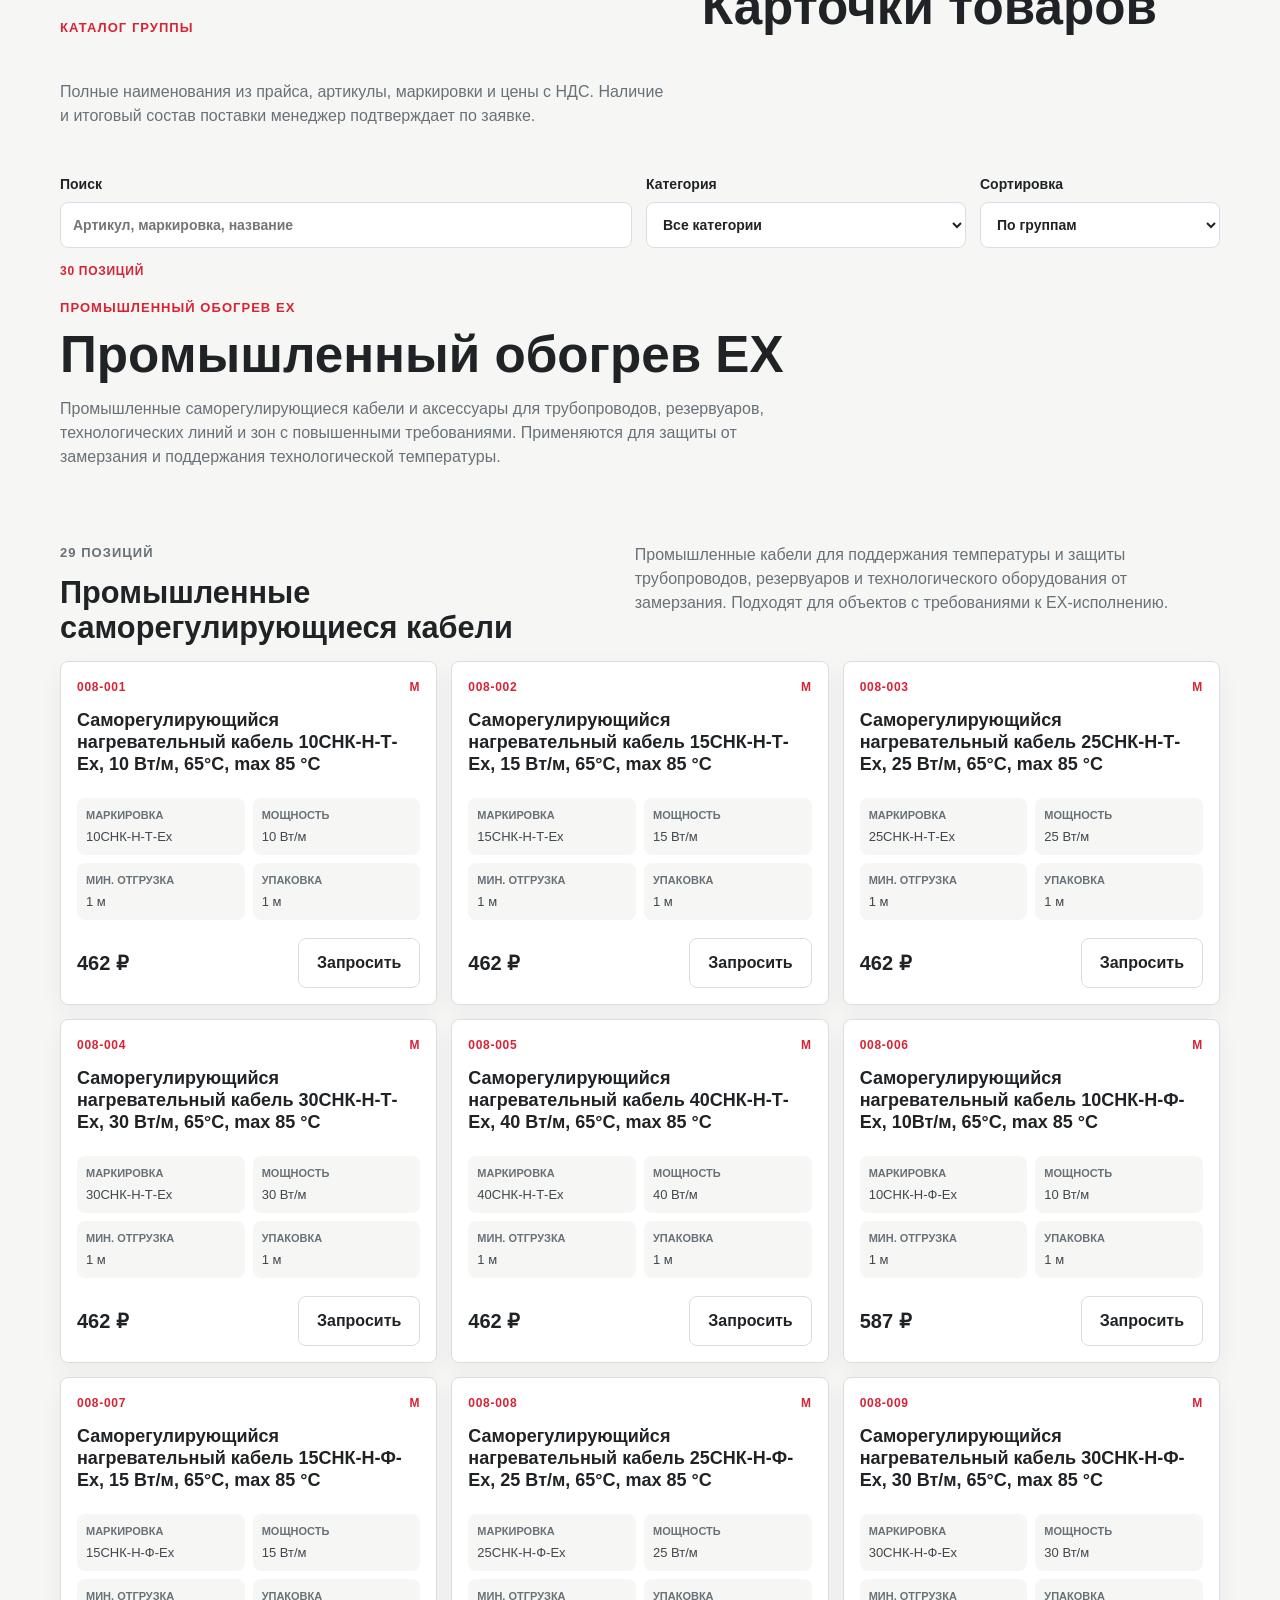
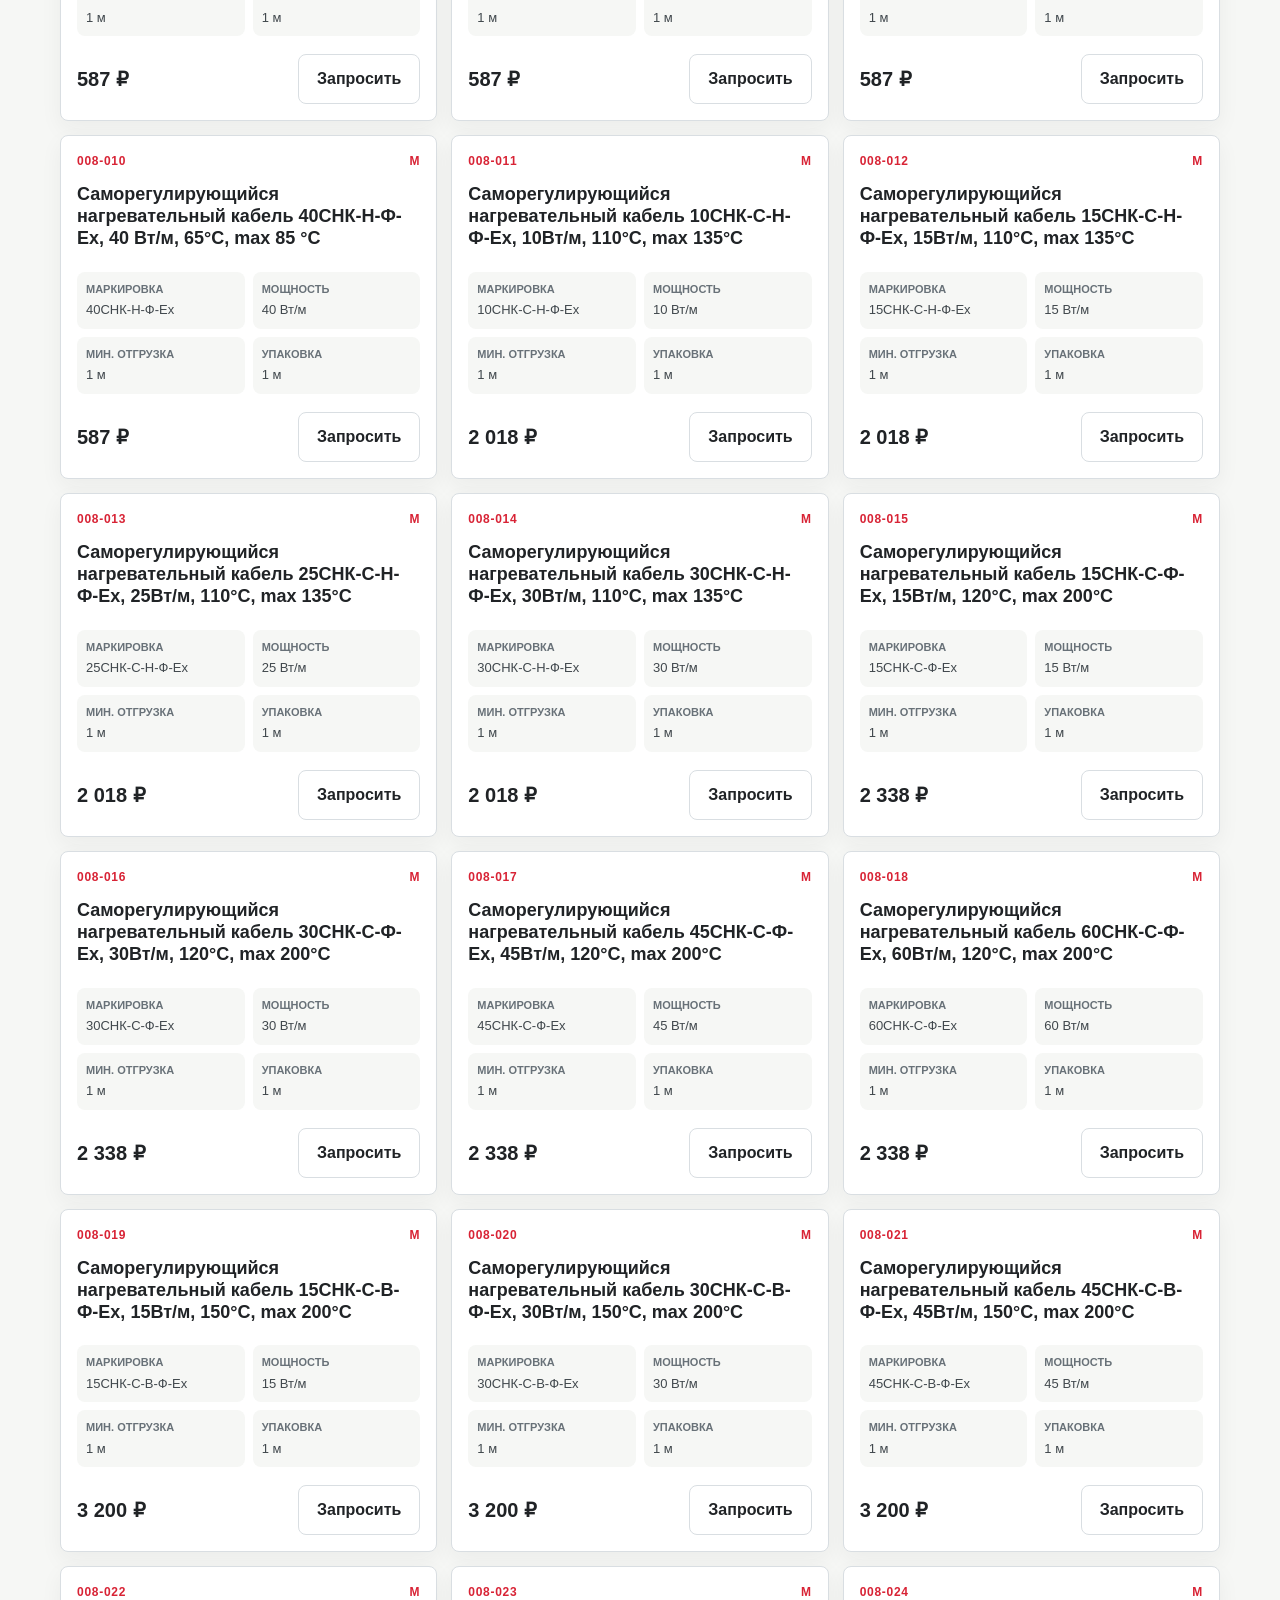
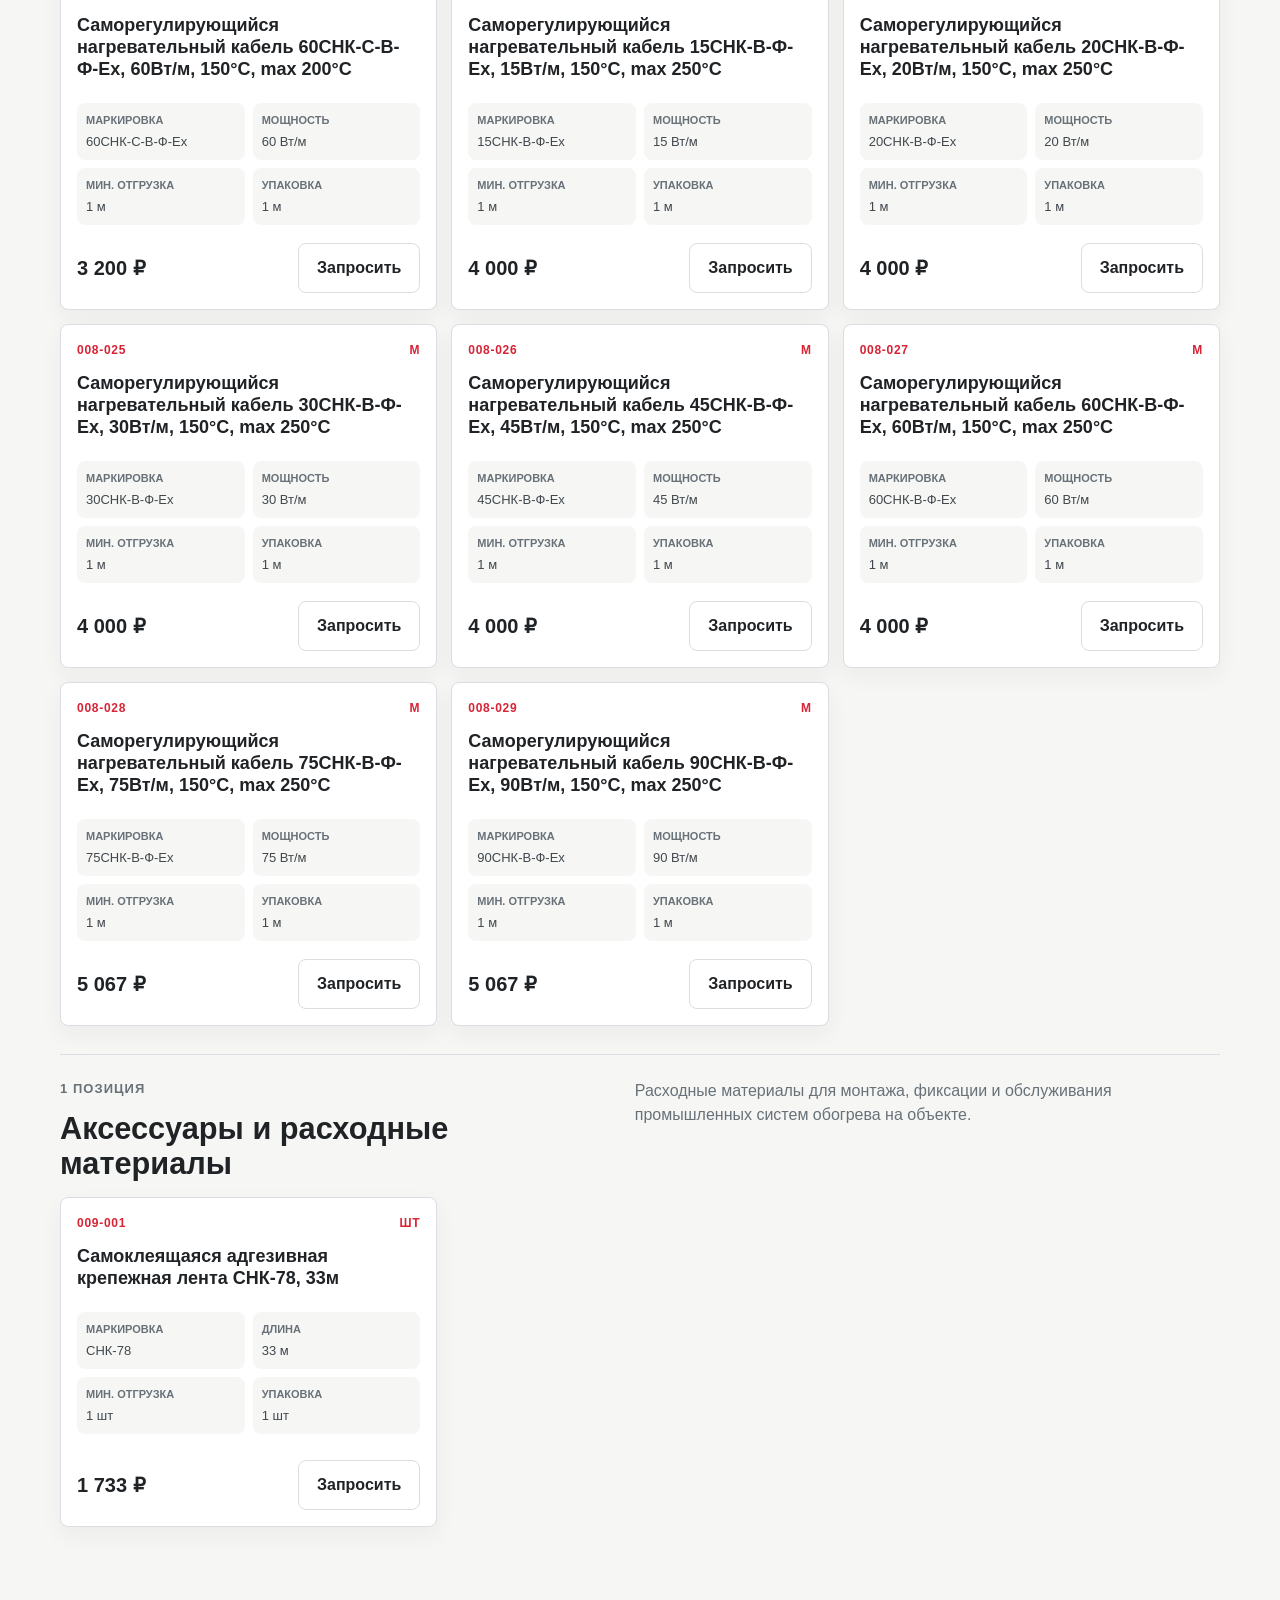
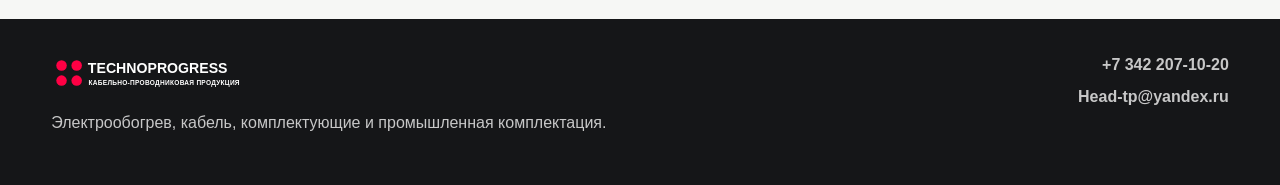
<file: industry.html>
<!doctype html>
<html lang="ru">
  <head>
    <meta charset="utf-8">
    <meta name="viewport" content="width=device-width, initial-scale=1">
    <title>Промышленный обогрев EX - каталог ТЕХНОПРОГРЕСС</title>
    <meta name="description" content="Промышленный саморегулирующийся обогрев EX для трубопроводов, резервуаров и технологического оборудования.">
    <link rel="stylesheet" href="styles.css">
    <script src="data/products.js" defer></script>
    <script src="catalog.js" defer></script>
  </head>
  <body class="inner-page catalog-page" data-catalog-type="industry">
    <header class="site-header">
      <a class="brand" href="index.html" aria-label="ТЕХНОПРОГРЕСС">
        <img src="assets/logo-black.svg" alt="ТЕХНОПРОГРЕСС">
      </a>
      <nav class="nav-links" aria-label="Основная навигация">
        <a class="" href="index.html">Главная</a><a class="" href="catalog.html">Каталог</a><a class="" href="floor.html">Теплые полы</a><a class="" href="architecture.html">Кровля и трубы</a><a class="active" href="industry.html">Промобогрев</a><a class="" href="contacts.html">Контакты</a>
      </nav>
      <a class="header-phone" href="tel:+73422071020" aria-label="Позвонить в ТЕХНОПРОГРЕСС">+7 342 207-10-20</a>
    </header>
    <main id="top">
      <section class="page-hero split-hero">
        <div class="section-inner page-hero-inner split-hero-grid">
          <div>
            <p class="eyebrow">Направление</p>
            <h1>Промышленный обогрев EX</h1>
            <p>Кабели и аксессуары для технологических контуров, объектов с повышенными требованиями и поддержания температуры.</p>
            <div class="hero-actions">
              <a class="button primary" href="#catalog">Смотреть товары</a>
              <a class="button light" href="tel:+73422071020">Позвонить</a>
              <a class="button ghost" href="index.html#request">Отправить заявку</a>
            </div>
          </div>
          <img src="assets/cable-cutaway.svg" alt="Промышленный обогрев EX">
        </div>
      </section>

      <section class="section use-section">
        <div class="section-inner use-grid">
          <div>
            <p class="section-kicker">Применение</p>
            <h2>Для чего и где применяется</h2>
          </div>
          <ul class="use-list"><li>Трубопроводы, резервуары и технологические линии</li><li>Защита от замерзания и поддержание температуры продукта</li><li>Промышленные площадки и зоны с требованиями к исполнению</li></ul>
        </div>
      </section>

      <section class="section guide-section">
        <div class="section-inner guide-grid">
          <article>
            <p class="section-kicker">Подбор</p>
            <h2>Что важно для промышленного электрообогрева</h2>
            <p>Промышленная комплектация зависит от температурного режима, среды, длины трасс, питания и требований к исполнению. Поэтому кабель, муфты, коробки и автоматика подбираются как система.</p>
          </article>
          <article class="note-panel">
            <h3>Для расчета понадобятся</h3>
            <ul class="check-list">
              <li>Длина и назначение технологической линии</li>
              <li>Минимальная и рабочая температура</li>
              <li>Материал трубы или резервуара и утепление</li>
              <li>Требования к промышленному или EX-исполнению</li>
            </ul>
          </article>
        </div>
      </section>

      <section class="section catalog-section" id="catalog">
        <div class="section-inner">
          <div class="section-head">
            <p class="section-kicker">Каталог группы</p>
            <h2>Карточки товаров</h2>
            <p>Полные наименования из прайса, артикулы, маркировки и цены с НДС. Наличие и итоговый состав поставки менеджер подтверждает по заявке.</p>
          </div>
          <div class="catalog-controls direction-controls">
            <label>Поиск <input id="catalogSearch" type="search" placeholder="Артикул, маркировка, название"></label>
            <label>Категория <select id="catalogCategoryFilter"></select></label>
            <label>
              Сортировка
              <select id="catalogSort">
                <option value="default">По группам</option>
                <option value="price-asc">Сначала дешевле</option>
                <option value="price-desc">Сначала дороже</option>
                <option value="name">По названию</option>
              </select>
            </label>
          </div>
          <div class="catalog-count" id="catalogCount">0 позиций</div>
          <div class="catalog-grid" id="catalogGrid"></div>
        </div>
      </section>
    </main>
    <footer class="site-footer">
      <div>
        <img src="assets/logo-white.svg" alt="ТЕХНОПРОГРЕСС">
        <p>Электрообогрев, кабель, комплектующие и промышленная комплектация.</p>
      </div>
      <div>
        <a href="tel:+73422071020">+7 342 207-10-20</a>
        <a href="mailto:Head-tp@yandex.ru">Head-tp@yandex.ru</a>
      </div>
    </footer>
  </body>
</html>
</file>
<file: styles.css>
:root {
  --ink: #202326;
  --muted: #687178;
  --line: #d9dee2;
  --paper: #f6f7f5;
  --white: #ffffff;
  --red: #d82335;
  --red-dark: #a81727;
  --graphite: #2c2d2f;
  --steel: #e9eef1;
  --amber: #d89b2b;
  --green: #4f7b5a;
  --shadow: 0 18px 50px rgba(32, 35, 38, 0.14);
}

* {
  box-sizing: border-box;
}

html {
  scroll-behavior: smooth;
}

body {
  margin: 0;
  color: var(--ink);
  background: var(--paper);
  font-family: Inter, "Segoe UI", Roboto, Arial, sans-serif;
  line-height: 1.5;
}

a {
  color: inherit;
  text-decoration: none;
}

button,
input,
select,
textarea {
  font: inherit;
}

img {
  display: block;
  max-width: 100%;
}

.site-header {
  position: sticky;
  top: 0;
  z-index: 50;
  display: grid;
  grid-template-columns: auto 1fr auto;
  align-items: center;
  gap: 28px;
  min-height: 76px;
  padding: 14px clamp(18px, 4vw, 56px);
  background: rgba(246, 247, 245, 0.94);
  border-bottom: 1px solid rgba(32, 35, 38, 0.08);
  backdrop-filter: blur(18px);
}

.brand img {
  width: min(250px, 42vw);
  height: auto;
}

.nav-links {
  display: flex;
  justify-content: center;
  gap: clamp(10px, 1.35vw, 22px);
  color: #3c4247;
  font-size: 14px;
}

.nav-links a {
  padding: 8px 0;
  white-space: nowrap;
}

.nav-links a:hover,
.nav-links a.active,
.header-phone:hover,
.contact-stack a:hover {
  color: var(--red);
}

.header-phone {
  font-weight: 800;
  white-space: nowrap;
}

.hero {
  position: relative;
  min-height: min(86svh, 760px);
  display: flex;
  align-items: center;
  overflow: hidden;
  color: var(--white);
  background:
    linear-gradient(90deg, rgba(28, 29, 31, 0.96) 0%, rgba(28, 29, 31, 0.78) 45%, rgba(28, 29, 31, 0.28) 100%),
    url("assets/roof-architecture.svg") center right / cover no-repeat;
}

.page-hero {
  position: relative;
  overflow: hidden;
  color: var(--white);
  background:
    linear-gradient(90deg, rgba(28, 29, 31, 0.97), rgba(28, 29, 31, 0.78)),
    url("assets/roof-architecture.svg") center / cover no-repeat;
}

.page-hero-inner {
  padding: clamp(76px, 9vw, 124px) 0 clamp(64px, 7vw, 92px);
}

.page-hero h1 {
  max-width: 940px;
  margin: 0;
  font-size: clamp(42px, 6vw, 78px);
  line-height: 0.96;
  letter-spacing: 0;
}

.page-hero p:not(.eyebrow) {
  max-width: 760px;
  margin: 24px 0 0;
  color: rgba(255, 255, 255, 0.8);
  font-size: clamp(18px, 2vw, 23px);
}

.split-hero-grid {
  display: grid;
  grid-template-columns: minmax(0, 0.95fr) minmax(280px, 0.75fr);
  gap: clamp(24px, 5vw, 70px);
  align-items: center;
}

.split-hero-grid img {
  width: 100%;
  height: min(360px, 42vw);
  object-fit: cover;
  border-radius: 8px;
}

.hero::after {
  content: "";
  position: absolute;
  inset: auto 0 0;
  height: 96px;
  background: linear-gradient(0deg, var(--paper), rgba(246, 247, 245, 0));
  pointer-events: none;
}

.hero-inner {
  position: relative;
  z-index: 1;
  width: min(1160px, calc(100% - 36px));
  margin: 0 auto;
  padding: 78px 0 118px;
}

.eyebrow,
.section-kicker,
.result-label {
  margin: 0 0 12px;
  color: var(--red);
  font-size: 13px;
  font-weight: 900;
  letter-spacing: 0.08em;
  text-transform: uppercase;
}

.hero h1 {
  max-width: 780px;
  margin: 0;
  font-size: clamp(50px, 9vw, 124px);
  line-height: 0.9;
  letter-spacing: 0;
}

.hero-copy {
  max-width: 680px;
  margin: 28px 0 0;
  color: rgba(255, 255, 255, 0.86);
  font-size: clamp(19px, 2.2vw, 25px);
}

.hero-actions,
.form-actions {
  display: flex;
  flex-wrap: wrap;
  gap: 12px;
  margin-top: 34px;
}

.button {
  display: inline-flex;
  align-items: center;
  justify-content: center;
  min-height: 46px;
  width: fit-content;
  padding: 12px 18px;
  border: 1px solid transparent;
  border-radius: 8px;
  font-weight: 850;
  cursor: pointer;
  transition: transform 0.16s ease, border-color 0.16s ease, background 0.16s ease, color 0.16s ease;
}

.button:hover {
  transform: translateY(-1px);
}

.button.primary {
  color: var(--white);
  background: var(--red);
}

.button.primary:hover {
  background: var(--red-dark);
}

.button.light {
  color: var(--ink);
  background: var(--white);
}

.button.ghost {
  color: var(--white);
  border-color: rgba(255, 255, 255, 0.42);
  background: rgba(255, 255, 255, 0.08);
}

.button.secondary {
  color: var(--ink);
  background: var(--white);
  border-color: var(--line);
}

.button.full {
  width: 100%;
}

.hero-facts {
  display: grid;
  grid-template-columns: repeat(3, minmax(0, 180px));
  gap: 14px;
  max-width: 720px;
  margin: 44px 0 0;
}

.hero-facts div {
  padding-top: 16px;
  border-top: 1px solid rgba(255, 255, 255, 0.26);
}

.hero-facts dt {
  font-size: 34px;
  line-height: 1;
  font-weight: 900;
}

.hero-facts dd {
  margin: 6px 0 0;
  color: rgba(255, 255, 255, 0.72);
}

.section {
  padding: clamp(56px, 8vw, 92px) 0;
  scroll-margin-top: 90px;
}

.section-inner {
  width: min(1160px, calc(100% - 36px));
  margin: 0 auto;
}

#top {
  scroll-margin-top: 90px;
}

.intro-band {
  padding: 34px 0;
  background: var(--white);
  border-bottom: 1px solid var(--line);
}

.intro-grid {
  display: grid;
  grid-template-columns: minmax(0, 0.9fr) minmax(0, 1.3fr);
  gap: 28px;
  align-items: center;
}

h2,
h3,
p {
  margin-top: 0;
}

h2 {
  margin-bottom: 16px;
  font-size: clamp(31px, 4vw, 54px);
  line-height: 1.02;
  letter-spacing: 0;
}

h3 {
  margin-bottom: 10px;
  font-size: 22px;
  line-height: 1.15;
}

.section-head {
  display: grid;
  grid-template-columns: minmax(0, 0.85fr) minmax(280px, 0.72fr);
  gap: 30px;
  align-items: end;
  margin-bottom: 30px;
}

.section-head.compact {
  display: block;
  max-width: 760px;
}

.section-head p:not(.section-kicker),
.request-grid p,
.solution-card p {
  color: var(--muted);
}

.intro-points {
  display: grid;
  grid-template-columns: repeat(2, minmax(0, 1fr));
  gap: 10px;
}

.intro-points span {
  padding: 13px 14px;
  border-left: 3px solid var(--red);
  background: var(--paper);
  font-weight: 760;
}

.solutions-grid {
  display: grid;
  grid-template-columns: repeat(4, minmax(0, 1fr));
  gap: 16px;
}

.catalog-overview {
  background: var(--white);
}

.catalog-group-cards {
  display: grid;
  grid-template-columns: repeat(3, minmax(0, 1fr));
  gap: 16px;
}

.catalog-group-card {
  overflow: hidden;
  display: grid;
  background: var(--paper);
  border: 1px solid var(--line);
  border-radius: 8px;
}

.catalog-group-card img {
  width: 100%;
  height: 170px;
  object-fit: cover;
  background: var(--steel);
}

.catalog-group-card div {
  display: grid;
  gap: 10px;
  padding: 18px;
}

.catalog-group-card span,
.catalog-count,
.product-article,
.product-unit {
  color: var(--red);
  font-size: 12px;
  font-weight: 900;
  letter-spacing: 0.06em;
  text-transform: uppercase;
}

.catalog-group-card p,
.category-head p,
.product-card p,
.contact-card address {
  color: var(--muted);
}

.catalog-group-card a {
  color: var(--red);
  font-weight: 850;
}

.catalog-controls {
  display: grid;
  grid-template-columns: minmax(240px, 1fr) minmax(180px, 240px) minmax(220px, 300px) minmax(180px, 220px);
  gap: 14px;
  margin-bottom: 14px;
}

.catalog-controls.one-control {
  grid-template-columns: minmax(0, 620px);
}

.catalog-controls.direction-controls {
  grid-template-columns: minmax(240px, 1fr) minmax(220px, 320px) minmax(180px, 240px);
}

.catalog-count {
  margin-bottom: 18px;
}

.proof-section,
.brief-section,
.guide-section {
  background: var(--white);
}

.proof-grid {
  display: grid;
  grid-template-columns: repeat(4, minmax(0, 1fr));
  gap: 14px;
}

.proof-grid article,
.note-panel,
.brief-list li,
.faq-grid details {
  background: var(--paper);
  border: 1px solid var(--line);
  border-radius: 8px;
}

.proof-grid article {
  display: grid;
  align-content: start;
  min-height: 235px;
  padding: 20px;
}

.proof-grid strong {
  margin-bottom: 20px;
  color: var(--red);
  font-size: clamp(36px, 4vw, 54px);
  line-height: 0.95;
  font-weight: 950;
}

.proof-grid p,
.brief-grid p,
.faq-grid p,
.guide-grid p,
.brief-list span {
  color: var(--muted);
}

.guide-grid,
.brief-grid {
  display: grid;
  grid-template-columns: minmax(0, 0.85fr) minmax(320px, 0.95fr);
  gap: clamp(18px, 4vw, 46px);
  align-items: start;
}

.guide-grid article:first-child,
.brief-grid > div:first-child {
  max-width: 720px;
}

.brief-grid .button {
  margin-top: 10px;
}

.note-panel {
  padding: 22px;
}

.check-list,
.brief-list {
  display: grid;
  gap: 10px;
  margin: 0;
  padding: 0;
  list-style: none;
}

.check-list li {
  padding-left: 24px;
  position: relative;
}

.check-list li::before {
  content: "";
  position: absolute;
  left: 0;
  top: 0.72em;
  width: 9px;
  height: 9px;
  background: var(--red);
  border-radius: 50%;
}

.brief-list {
  grid-template-columns: repeat(2, minmax(0, 1fr));
}

.brief-list li {
  display: grid;
  gap: 8px;
  min-height: 150px;
  padding: 18px;
}

.brief-list b {
  font-size: 18px;
}

.faq-section {
  background: #eef1f2;
}

.faq-grid {
  display: grid;
  grid-template-columns: repeat(2, minmax(0, 1fr));
  gap: 12px;
}

.faq-grid details {
  min-height: 124px;
  padding: 18px;
}

.faq-grid summary {
  cursor: pointer;
  font-size: 18px;
  font-weight: 850;
}

.faq-grid p {
  margin: 12px 0 0;
}

.catalog-group-section {
  display: grid;
  gap: 28px;
}

.catalog-group-section + .catalog-group-section {
  margin-top: clamp(44px, 6vw, 76px);
}

.category-block {
  display: grid;
  gap: 16px;
}

.category-block + .category-block {
  padding-top: 24px;
  border-top: 1px solid var(--line);
}

.category-head {
  display: grid;
  grid-template-columns: minmax(0, 0.8fr) minmax(280px, 0.85fr);
  gap: 24px;
  align-items: start;
}

.category-head h3 {
  margin-bottom: 0;
  font-size: clamp(24px, 2.4vw, 34px);
}

.product-grid {
  display: grid;
  grid-template-columns: repeat(3, minmax(0, 1fr));
  gap: 14px;
}

.product-card {
  display: grid;
  grid-template-rows: auto auto 1fr auto auto;
  min-height: 330px;
  padding: 16px;
  background: var(--white);
  border: 1px solid var(--line);
  border-radius: 8px;
  box-shadow: 0 8px 22px rgba(32, 35, 38, 0.05);
}

.product-card-top,
.product-card-bottom {
  display: flex;
  justify-content: space-between;
  align-items: center;
  gap: 12px;
}

.product-card h3 {
  margin: 14px 0 12px;
  font-size: 18px;
  line-height: 1.22;
}

.product-card p {
  margin-bottom: 12px;
}

.product-specs {
  display: grid;
  grid-template-columns: repeat(2, minmax(0, 1fr));
  gap: 8px;
  align-content: start;
  margin: 10px 0 18px;
}

.product-specs span {
  display: grid;
  gap: 3px;
  min-height: 54px;
  padding: 9px;
  background: var(--paper);
  border-radius: 8px;
  color: #41484d;
  font-size: 13px;
}

.product-specs b {
  color: var(--muted);
  font-size: 11px;
  text-transform: uppercase;
}

.product-card-bottom strong {
  font-size: 20px;
  line-height: 1;
}

.empty-state {
  padding: 22px;
  background: var(--white);
  border: 1px solid var(--line);
  border-radius: 8px;
}

.use-section {
  background: var(--white);
}

.use-grid {
  display: grid;
  grid-template-columns: minmax(260px, 0.7fr) minmax(0, 1fr);
  gap: 28px;
  align-items: start;
}

.use-list {
  display: grid;
  grid-template-columns: repeat(3, minmax(0, 1fr));
  gap: 12px;
  margin: 0;
  padding: 0;
  list-style: none;
}

.use-list li {
  min-height: 132px;
  padding: 18px;
  background: var(--paper);
  border: 1px solid var(--line);
  border-radius: 8px;
  font-weight: 820;
}

.contact-page-section {
  background: var(--white);
}

.contact-page-grid {
  display: grid;
  grid-template-columns: repeat(2, minmax(0, 1fr));
  gap: 16px;
}

.contact-card {
  display: grid;
  align-content: start;
  gap: 14px;
  min-height: 320px;
  padding: 24px;
  background: var(--paper);
  border: 1px solid var(--line);
  border-radius: 8px;
}

.contact-card address {
  font-style: normal;
}

.contact-stack.dark a {
  color: var(--ink);
}

.solution-card {
  overflow: hidden;
  background: var(--white);
  border: 1px solid var(--line);
  border-radius: 8px;
  box-shadow: 0 8px 24px rgba(32, 35, 38, 0.06);
}

.solution-card img {
  width: 100%;
  height: 180px;
  object-fit: cover;
  background: var(--steel);
}

.solution-card div {
  padding: 18px;
}

.solution-card a {
  display: inline-flex;
  margin-top: 8px;
  color: var(--red);
  font-weight: 850;
}

.calc-section {
  background: var(--graphite);
  color: var(--white);
}

.calc-section .section-head p:not(.section-kicker) {
  color: rgba(255, 255, 255, 0.72);
}

.calculator-shell {
  display: grid;
  grid-template-columns: minmax(0, 1.12fr) minmax(330px, 0.6fr);
  gap: 18px;
  align-items: stretch;
}

.calc-panel,
.result-panel,
.quantity-tool,
.request-form {
  border-radius: 8px;
  border: 1px solid rgba(255, 255, 255, 0.12);
}

.calc-panel {
  padding: 22px;
  background: rgba(255, 255, 255, 0.08);
}

.segmented {
  display: grid;
  grid-template-columns: repeat(3, 1fr);
  gap: 6px;
  margin-bottom: 22px;
  padding: 4px;
  background: rgba(255, 255, 255, 0.1);
  border-radius: 8px;
}

.segment {
  min-height: 42px;
  color: rgba(255, 255, 255, 0.74);
  border: 0;
  border-radius: 6px;
  background: transparent;
  font-weight: 850;
  cursor: pointer;
}

.segment.active {
  color: var(--ink);
  background: var(--white);
}

.field-row {
  display: grid;
  grid-template-columns: repeat(2, minmax(0, 1fr));
  gap: 14px;
  margin-bottom: 14px;
}

label {
  display: grid;
  gap: 7px;
  color: inherit;
  font-size: 14px;
  font-weight: 780;
}

input,
select,
textarea {
  width: 100%;
  min-height: 46px;
  height: 46px;
  padding: 10px 12px;
  color: var(--ink);
  background: var(--white);
  border: 1px solid var(--line);
  border-radius: 8px;
  outline: none;
}

select {
  overflow: hidden;
  text-overflow: ellipsis;
  white-space: nowrap;
}

textarea {
  height: auto;
  min-height: 126px;
  resize: vertical;
}

input:focus,
select:focus,
textarea:focus {
  border-color: var(--red);
  box-shadow: 0 0 0 3px rgba(216, 35, 53, 0.14);
}

.wide {
  grid-column: span 1;
}

.hidden {
  display: none !important;
}

.result-panel {
  padding: 22px;
  color: var(--ink);
  background: var(--white);
  box-shadow: var(--shadow);
}

.result-total {
  margin-bottom: 20px;
  font-size: clamp(34px, 5vw, 52px);
  line-height: 1;
  font-weight: 950;
}

.result-grid {
  display: grid;
  grid-template-columns: repeat(3, 1fr);
  gap: 8px;
  margin-bottom: 18px;
}

.result-grid div {
  min-height: 88px;
  padding: 12px;
  background: var(--paper);
  border-radius: 8px;
}

.result-grid span,
.quantity-sum span {
  display: block;
  color: var(--muted);
  font-size: 12px;
  font-weight: 850;
  text-transform: uppercase;
}

.result-grid strong {
  display: block;
  margin-top: 8px;
  font-size: 17px;
  line-height: 1.16;
}

.result-list {
  display: grid;
  gap: 8px;
  min-height: 92px;
  margin: 0 0 18px;
  padding: 0;
  list-style: none;
}

.result-list li {
  padding: 10px 0;
  border-top: 1px solid var(--line);
}

.quantity-tool {
  display: grid;
  grid-template-columns: 1fr;
  gap: 16px;
  align-items: stretch;
  margin-top: 18px;
  padding: 22px;
  background: rgba(255, 255, 255, 0.08);
}

.quantity-tool > div:first-child {
  display: grid;
  max-width: 720px;
  align-content: start;
}

.quantity-tool h3 {
  margin-bottom: 0;
}

.quantity-controls {
  display: grid;
  grid-template-columns: repeat(4, minmax(0, 1fr));
  gap: 14px;
  align-items: stretch;
}

.quantity-controls label,
.quantity-sum,
.quantity-action {
  display: grid;
  grid-template-rows: minmax(18px, auto) 46px;
  gap: 7px;
}

.quantity-sum {
  min-height: 0;
  padding: 0;
  color: inherit;
  background: transparent;
  border-radius: 0;
}

.quantity-controls .quantity-sum span {
  color: inherit;
  font-size: 14px;
  font-weight: 780;
  text-transform: none;
}

.quantity-sum strong {
  display: flex;
  align-items: center;
  min-height: 46px;
  height: 46px;
  padding: 10px 12px;
  color: var(--ink);
  background: var(--white);
  border: 1px solid var(--line);
  border-radius: 8px;
  font-size: 18px;
  line-height: 1.1;
  white-space: nowrap;
}

.quantity-action span {
  display: block;
  height: 21px;
  min-height: 0;
  font-size: 14px;
  line-height: 21px;
  visibility: hidden;
}

.quantity-action .button {
  width: 100%;
  min-height: 0;
  height: 46px;
  padding-top: 10px;
  padding-bottom: 10px;
}

.price-controls {
  display: grid;
  grid-template-columns: minmax(0, 1fr) minmax(220px, 300px);
  gap: 14px;
  margin-bottom: 16px;
}

.table-wrap {
  overflow: auto;
  background: var(--white);
  border: 1px solid var(--line);
  border-radius: 8px;
}

.price-table {
  width: 100%;
  min-width: 840px;
  border-collapse: collapse;
}

.price-table th,
.price-table td {
  padding: 14px 16px;
  text-align: left;
  border-bottom: 1px solid var(--line);
  vertical-align: top;
}

.price-table th {
  color: #4c545a;
  background: #eef1f2;
  font-size: 12px;
  text-transform: uppercase;
}

.price-table td:last-child {
  white-space: nowrap;
  font-weight: 900;
}

.price-table tr:last-child td {
  border-bottom: 0;
}

.table-footer {
  display: flex;
  justify-content: space-between;
  align-items: center;
  gap: 16px;
  margin-top: 16px;
}

.process-section {
  background: var(--white);
}

.process-list {
  display: grid;
  grid-template-columns: repeat(5, 1fr);
  gap: 12px;
  margin: 0;
  padding: 0;
  list-style: none;
}

.process-list li {
  min-height: 140px;
  padding: 18px;
  background: var(--paper);
  border: 1px solid var(--line);
  border-radius: 8px;
  font-weight: 840;
}

.process-list span {
  display: block;
  margin-bottom: 28px;
  color: var(--red);
  font-size: 13px;
  font-weight: 950;
}

.request-section {
  color: var(--white);
  background:
    linear-gradient(90deg, rgba(32, 35, 38, 0.98), rgba(32, 35, 38, 0.86)),
    url("assets/cable-cutaway.svg") center / cover no-repeat;
}

.request-grid {
  display: grid;
  grid-template-columns: minmax(280px, 0.85fr) minmax(320px, 0.75fr);
  gap: clamp(24px, 5vw, 70px);
  align-items: start;
}

.contact-stack {
  display: grid;
  gap: 8px;
  margin: 28px 0;
  font-size: 22px;
  font-weight: 900;
}

address {
  color: rgba(255, 255, 255, 0.72);
  font-style: normal;
}

.contact-card address {
  color: var(--muted);
}

.request-form {
  display: grid;
  gap: 14px;
  padding: 22px;
  color: var(--ink);
  background: var(--white);
  box-shadow: var(--shadow);
}

.request-summary {
  min-height: 72px;
  padding: 12px;
  color: #3e454a;
  background: var(--paper);
  border: 1px dashed #b9c0c5;
  border-radius: 8px;
  white-space: pre-wrap;
}

.site-footer {
  display: flex;
  justify-content: space-between;
  gap: 30px;
  padding: 34px clamp(18px, 4vw, 56px);
  color: rgba(255, 255, 255, 0.76);
  background: #151618;
}

.site-footer img {
  width: 250px;
  margin-bottom: 12px;
}

.site-footer div:last-child {
  display: grid;
  gap: 8px;
  align-content: start;
  justify-items: end;
  font-weight: 850;
}

@media (max-width: 1000px) {
  .site-header {
    grid-template-columns: 1fr auto;
  }

  .nav-links {
    display: none;
  }

  .solutions-grid,
  .process-list,
  .catalog-group-cards,
  .product-grid,
  .use-list,
  .proof-grid,
  .faq-grid {
    grid-template-columns: repeat(2, minmax(0, 1fr));
  }

  .calculator-shell,
  .quantity-tool,
  .request-grid,
  .section-head,
  .intro-grid,
  .split-hero-grid,
  .category-head,
  .use-grid,
  .guide-grid,
  .brief-grid {
    grid-template-columns: 1fr;
  }

  .quantity-controls {
    grid-template-columns: repeat(2, minmax(0, 1fr));
  }

  .split-hero-grid img {
    height: 280px;
  }
}

@media (max-width: 720px) {
  .site-header {
    min-height: 68px;
    gap: 12px;
  }

  .brand img {
    width: 190px;
  }

  .header-phone {
    font-size: 0;
  }

  .header-phone::after {
    content: "Позвонить";
    font-size: 14px;
  }

  .hero {
    min-height: 82svh;
    background-position: center;
  }

  .hero h1 {
    font-size: clamp(38px, 10vw, 44px);
  }

  .hero-inner {
    padding: 60px 0 86px;
  }

  .hero-facts,
  .field-row,
  .result-grid,
  .intro-points,
  .solutions-grid,
  .price-controls,
  .catalog-controls,
  .catalog-controls.direction-controls,
  .catalog-group-cards,
  .product-grid,
  .product-specs,
  .use-list,
  .contact-page-grid,
  .process-list,
  .quantity-controls,
  .proof-grid,
  .brief-list,
  .faq-grid {
    grid-template-columns: 1fr;
  }

  .catalog-controls.one-control {
    grid-template-columns: 1fr;
  }

  .page-hero h1 {
    font-size: clamp(36px, 11vw, 44px);
  }

  .split-hero-grid img {
    height: 220px;
  }

  .solution-card img {
    height: 210px;
  }

  .segmented {
    grid-template-columns: 1fr;
  }

  .table-footer,
  .site-footer {
    align-items: flex-start;
    flex-direction: column;
  }

  .site-footer div:last-child {
    justify-items: start;
  }
}
</file>
